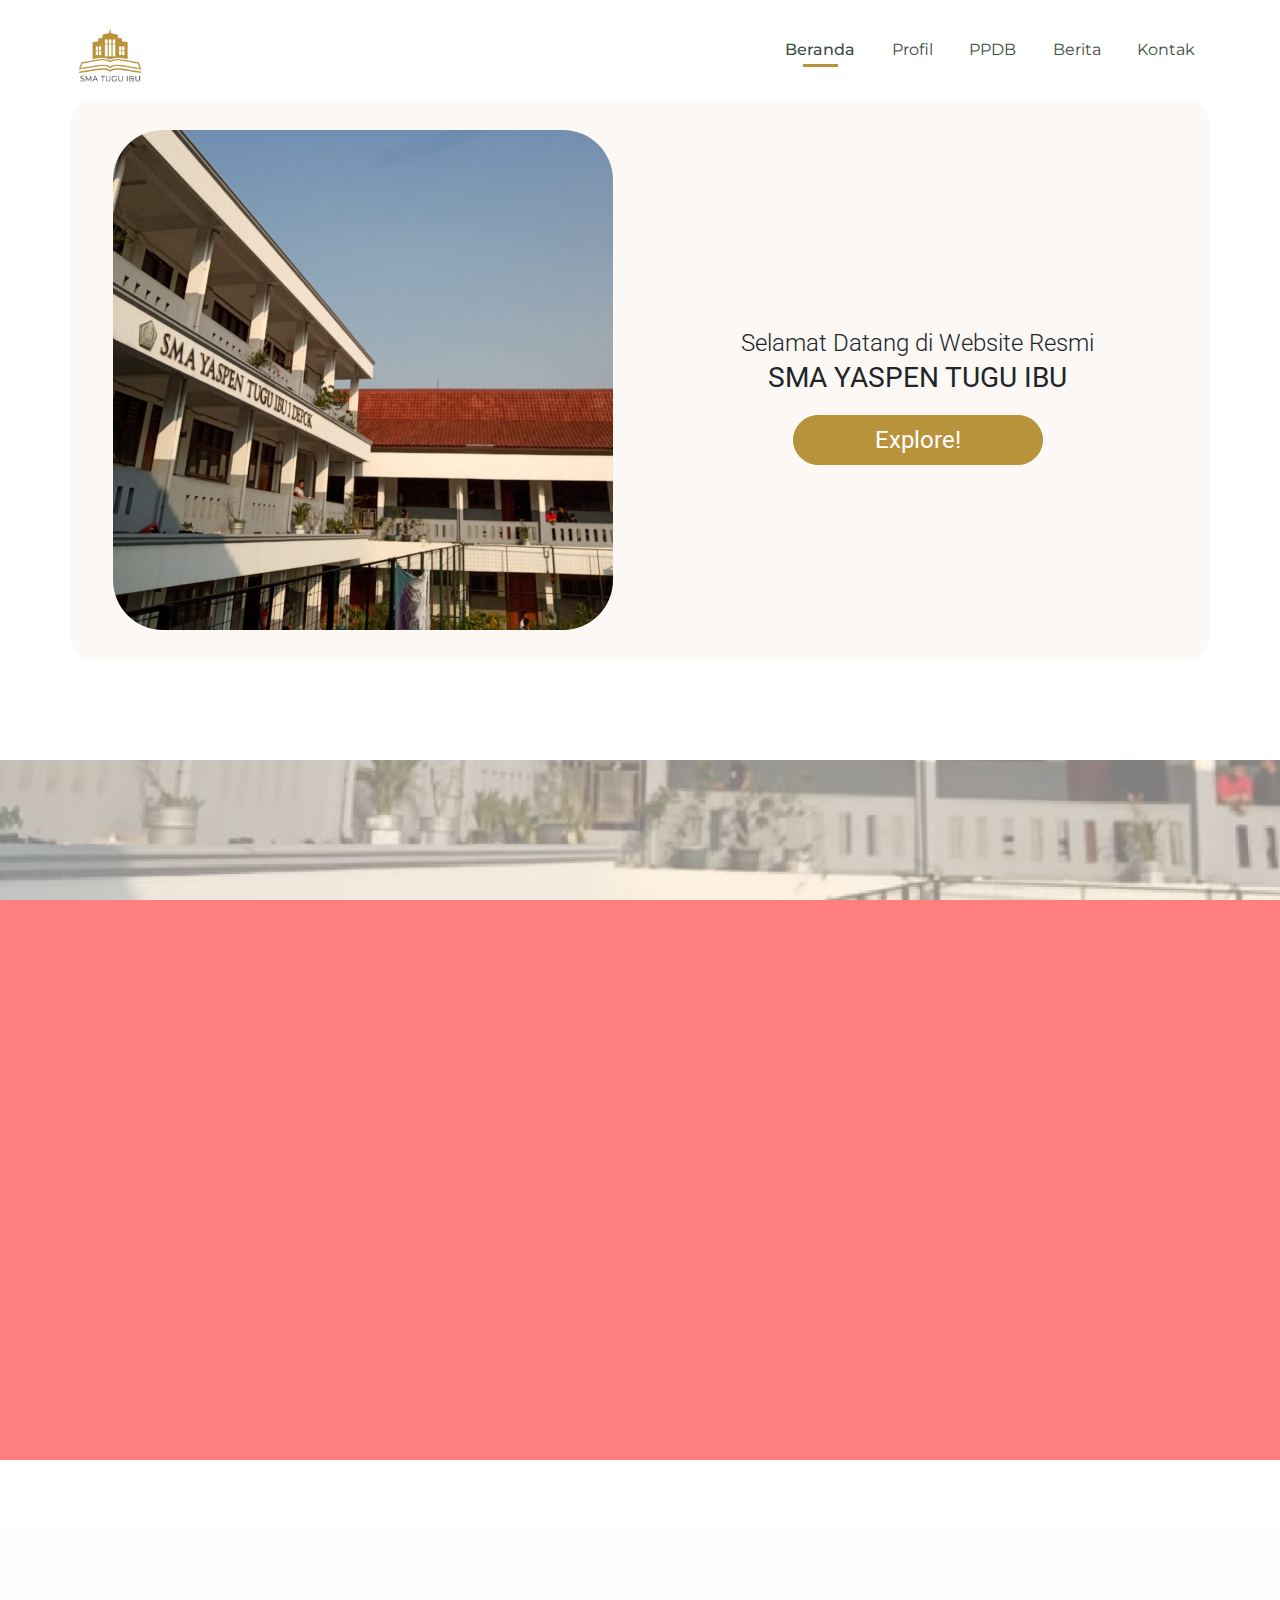
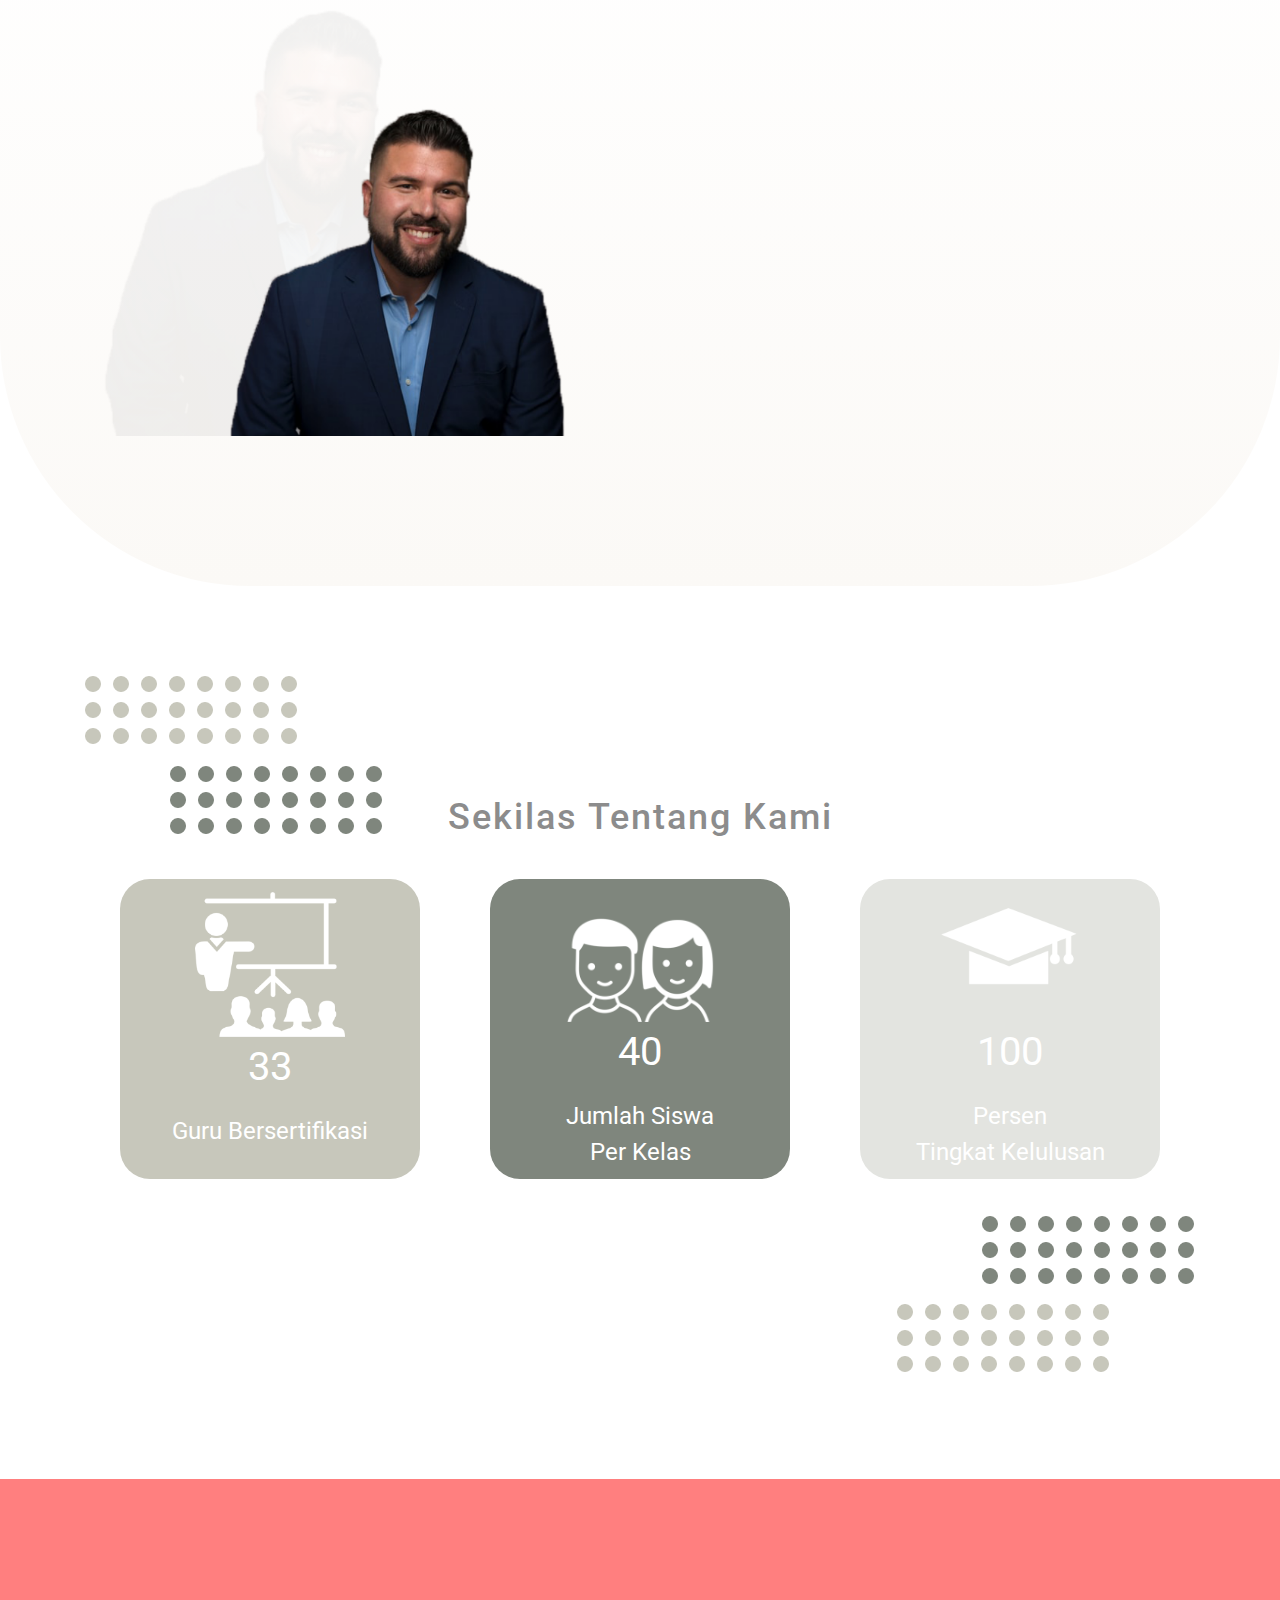
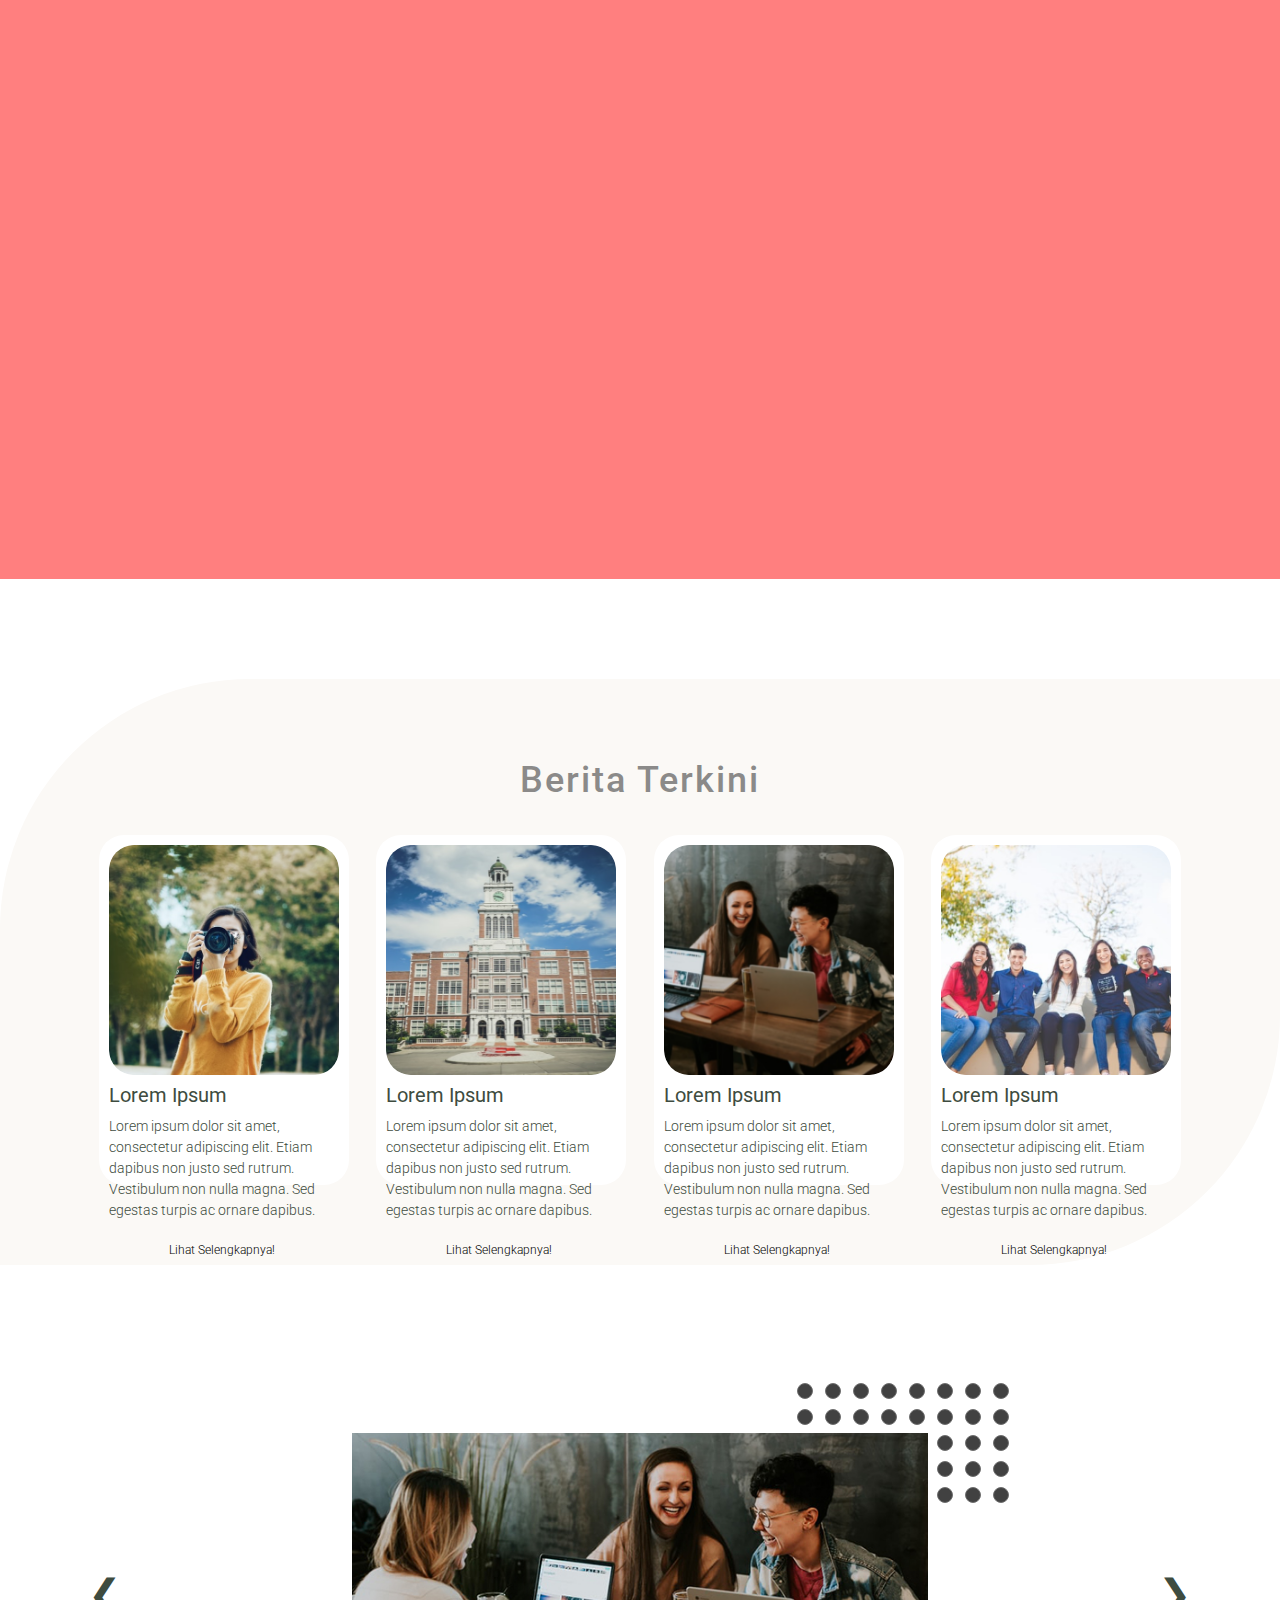
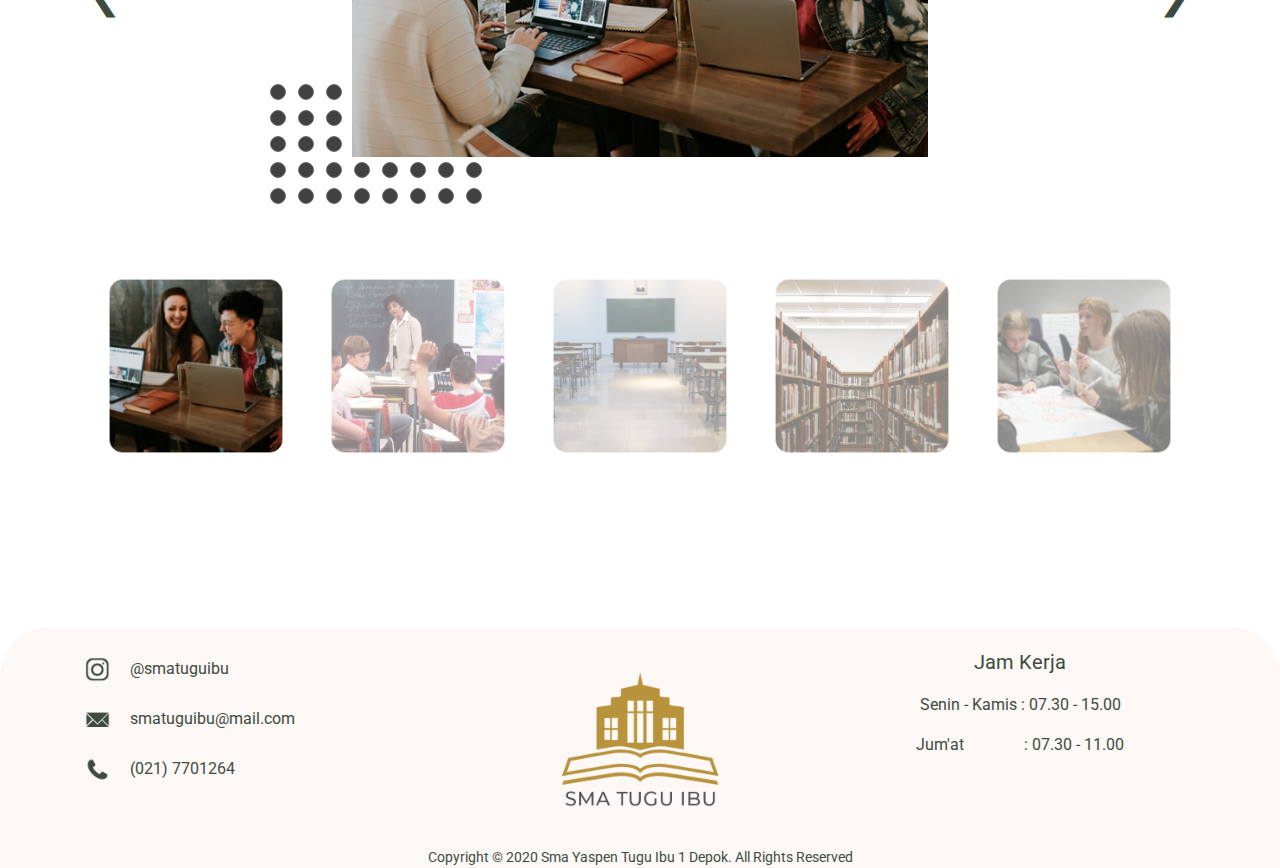
<file: index.html>
<!doctype html>
<html lang="en">

<head>
    <!-- Required meta tags -->
    <meta charset="utf-8">
    <meta name="viewport" content="width=device-width, initial-scale=1, shrink-to-fit=no">

    <!-- Bootstrap CSS -->
    <link rel="stylesheet" type="text/css" href="lib/bootstrap/css/bootstrap.css">
    <link rel="stylesheet" type="text/css" href="lib/bootstrap/css/bootstrap.min.css">

    <!-- Google Fonts -->
    <link
        href="https://fonts.googleapis.com/css2?family=Montserrat:ital,wght@0,100;0,400;0,500;0,600;0,700;1,300&display=swap"
        rel="stylesheet">
    <link href="https://fonts.googleapis.com/css2?family=Roboto:wght@100;300;400;500&display=swap" rel="stylesheet">
    <!-- CSS -->
    <link rel="stylesheet" type="text/css" href="lib/css/style.css">
    <link rel="stylesheet" href="lib/animatecss/animate.css">

    <title>SMA YASPEN TUGU IBU</title>
</head>

<body>

    <section id="navbar">
        <div class="container-fluid navbar">
            <div class="container nav">
                <div class="logo">
                    <a href="/smatugib"><img src="Assets/icon/tugib.png" alt="logo"></a>
                </div>
                <div class="links">
                    <ul>
                        <li><a class="link active" href="/smatugib">Beranda</a></li>
                        <li><a class="link" href="/smatugib/pages/profil.html">Profil</a></li>
                        <li><a class="link" href="/smatugib/pages/ppdb.html">PPDB</a></li>
                        <li><a class="link" href="/smatugib/pages/berita.html">Berita</a></li>
                        <li><a class="link" href="/smatugib/pages/kontak.html">Kontak</a></li>
                    </ul>
                </div>
                <div class="container sidebar">
                    <div class="hamburger">
                        <span class="line1"></span>
                        <span class="line2"></span>
                        <span class="line3"></span>
                    </div>
                    <div class="links">
                        <ul>
                            <li><a class="link active" href="/smatugib">Beranda</a></li>
                            <li><a class="link" href="/smatugib/pages/profil.html">Profil</a></li>
                            <li><a class="link" href="/smatugib/pages/ppdb.html">PPDB</a></li>
                            <li><a class="link" href="/smatugib/pages/berita.html">Berita</a></li>
                            <li><a class="link" href="/smatugib/pages/kontak.html">Kontak</a></li>
                        </ul>
                    </div>
                </div>
            </div>
        </div>
    </section>

    <section id="jumbotron">
        <div class="container jumbo">
            <div class="row">
                <div class="col-md-6 jumbo-left">
                    <img src="Assets/img/tugu_ibu.png" alt="" class="img-fluid">
                </div>
                <div class="col-md-6 jumbo-right">
                    <p>Selamat Datang di Website Resmi</p>
                    <p>SMA YASPEN TUGU IBU</p>
                    <button class="btn explore-btn" href="#welcome">Explore!</button>
                </div>
            </div>
        </div>
    </section>

    <section id="parallax1">
        <div class="parallax1">
        </div>
    </section>

    <section id="welcome">
        <div class="container welcome">
            <div class="row">
                <div class="col-md-6 welcome-left">
                    <img src="Assets/img/kepsek.png" alt="" class="img-fluid">
                </div>
                <div class="col-md-6 welcome-right">
                    <p>" Lorem ipsum dolor sit amet, consectetur adipiscing elit.
                        Vestibulum congue nunc ac ante egestas gravida.
                        Nullam vel sem purus. In hac habitasse platea dictumst.
                        Nunc non libero eu urna convallis efficitur. "
                    </p>
                    <p>Drs. T. Catursas. KJ</p>
                    <p>Kepala Sekolah SMA Yaspen Tugu Ibu 1 Depok</p>
                </div>
            </div>
        </div>
    </section>

    <section id="about">
        <div class="container about">
            <img src="Assets/icon/bullets5.png" class="bullets one img-fluid" alt="">
            <img src="Assets/icon/bullets4.png" class="bullets two img-fluid" alt="">
            <div class="title">
                <h1>Sekilas Tentang Kami</h1>
            </div>
            <div class="boxes">
                <div class="box one">
                    <img src="Assets/icon/guru.png" alt="">
                    <p class="number">33</p>
                    <p>Guru Bersertifikasi</p>
                </div>
                <div class="box two">
                    <img src="Assets/icon/siswa.png" alt="">
                    <p class="number">40</p>
                    <p>Jumlah Siswa <br> Per Kelas</p>
                </div>
                <div class="box three">
                    <img src="Assets/icon/kelulusan.png" alt="">
                    <p class="number">100</p>
                    <p>Persen<br>Tingkat Kelulusan</p>
                </div>
            </div>
            <img src="Assets/icon/bullets5.png" class="bullets three img-fluid" alt="">
            <img src="Assets/icon/bullets4.png" class="bullets four img-fluid" alt="">
        </div>
    </section>

    <section id="parallax2">
        <div class="parallax2">
        </div>
    </section>

    <section id="news">
        <h1>Berita Terkini</h1>
        <div class="container news_">
            <div class="news">
                <img src="Assets/img/thumbnail1.png" alt="">
                <p class="title">Lorem Ipsum</p>
                <p class="text">Lorem ipsum dolor sit
                    amet, consectetur
                    adipiscing elit. Etiam
                    dapibus non justo sed
                    rutrum. Vestibulum non
                    nulla magna. Sed egestas
                    turpis ac ornare dapibus.</p>
                <a href="/smatugib/pages/artikel.html" class="see-more">Lihat Selengkapnya!</a>
            </div>
            <div class="news">
                <img src="Assets/img/thumbnail2.png" alt="">
                <p class="title">Lorem Ipsum</p>
                <p class="text">Lorem ipsum dolor sit
                    amet, consectetur
                    adipiscing elit. Etiam
                    dapibus non justo sed
                    rutrum. Vestibulum non
                    nulla magna. Sed egestas
                    turpis ac ornare dapibus.</p>
                <a href="/smatugib/pages/artikel.html" class="see-more">Lihat Selengkapnya!</a>
            </div>
            <div class="news">
                <img src="Assets/img/thumbnail3.png" alt="">
                <p class="title">Lorem Ipsum</p>
                <p class="text">Lorem ipsum dolor sit
                    amet, consectetur
                    adipiscing elit. Etiam
                    dapibus non justo sed
                    rutrum. Vestibulum non
                    nulla magna. Sed egestas
                    turpis ac ornare dapibus.</p>
                <a href="/smatugib/pages/artikel.html" class="see-more">Lihat Selengkapnya!</a>
            </div>
            <div class="news">
                <img src="Assets/img/thumbnail4.png" alt="">
                <p class="title">Lorem Ipsum</p>
                <p class="text">Lorem ipsum dolor sit
                    amet, consectetur
                    adipiscing elit. Etiam
                    dapibus non justo sed
                    rutrum. Vestibulum non
                    nulla magna. Sed egestas
                    turpis ac ornare dapibus.</p>
                <a href="/smatugib/pages/artikel.html" class="see-more">Lihat Selengkapnya!</a>
            </div>
        </div>
    </section>

    <section id="slideshow">
        <div class="container slideshow">
            <img src="Assets/icon/bullets1.png" class="bullets one img-fluid" alt="">
            <div class="display">
                <a class="prev" onclick="plusSlides(-1)">&#10094;</a>
                <img src="Assets/img/slideshow/1.jpg" class="slides img-fluid" alt="">
                <img src="Assets/img/slideshow/2.jpg" class="slides img-fluid" alt="">
                <img src="Assets/img/slideshow/3.jpg" class="slides img-fluid" alt="">
                <img src="Assets/img/slideshow/4.jpg" class="slides img-fluid" alt="">
                <img src="Assets/img/slideshow/5.jpg" class="slides img-fluid" alt="">
                <a class="next" onclick="plusSlides(1)">&#10095;</a>
            </div>
            <img src="Assets/icon/bullets1.png" class="bullets two img-fluid" alt="">
            <div class="thumbnails">
                <div class="thumb" onclick="currentSlide(1)">
                    <img src="Assets/img/slideshow/thumbnail1.png" class="img-fluid" alt="">
                </div>
                <div class="thumb" onclick="currentSlide(2)">
                    <img src="Assets/img/slideshow/thumbnail2.png" class="img-fluid" alt="">
                </div>
                <div class="thumb" onclick="currentSlide(3)">
                    <img src="Assets/img/slideshow/thumbnail3.png" class="img-fluid" alt="">
                </div>
                <div class="thumb" onclick="currentSlide(4)">
                    <img src="Assets/img/slideshow/thumbnail4.png" class="img-fluid" alt="">
                </div>
                <div class="thumb" onclick="currentSlide(5)">
                    <img src="Assets/img/slideshow/thumbnail5.png" class="img-fluid" alt="">
                </div>
            </div>
        </div>
    </section>

    <section id="footer">
        <div class="container footer">
            <div class="row">
                <div class="col-md one">
                    <div class="ig">
                        <img src="Assets/icon/instagram.png" alt="">
                        <p>@smatuguibu</p>
                    </div>
                    <div class="email">
                        <img src="Assets/icon/email.png" alt="">
                        <p>smatuguibu@mail.com</p>
                    </div>
                    <div class="phone">
                        <img src="Assets/icon/phone.png" alt="">
                        <p>(021) 7701264</p>
                    </div>
                </div>
                <div class="col-md two">
                    <img src="Assets/icon/tugib.png" alt="">
                </div>
                <div class="col-md three">
                    <p>Jam Kerja</p>
                    <p>Senin - Kamis : 07.30 - 15.00</p>
                    <p>Jum'at &nbsp &nbsp &nbsp &nbsp &nbsp &nbsp &nbsp : 07.30 - 11.00</p>
                </div>
            </div>
            <p class="copyright">Copyright © 2020 Sma Yaspen Tugu Ibu 1 Depok. All Rights Reserved</p>
        </div>
    </section>

    <!-- jQuery first, then Popper.js, then Bootstrap JS -->
    <script src=" lib/bootstrap/js/jquery.js"> </script>
    <script src="lib/bootstrap/js/popper.js">
    </script>
    <script src="lib/bootstrap/js/bootstrap.js"></script>
    <!--  -->

    <!-- Optional JavaScript -->
    <script src="lib/wowjs/wow.min.js"></script>
    <script src="lib/jqueryeasing/jquery.easing.1.3.js"></script>
    <script src="lib/js/script.js"></script>

</body>

</html>
</file>
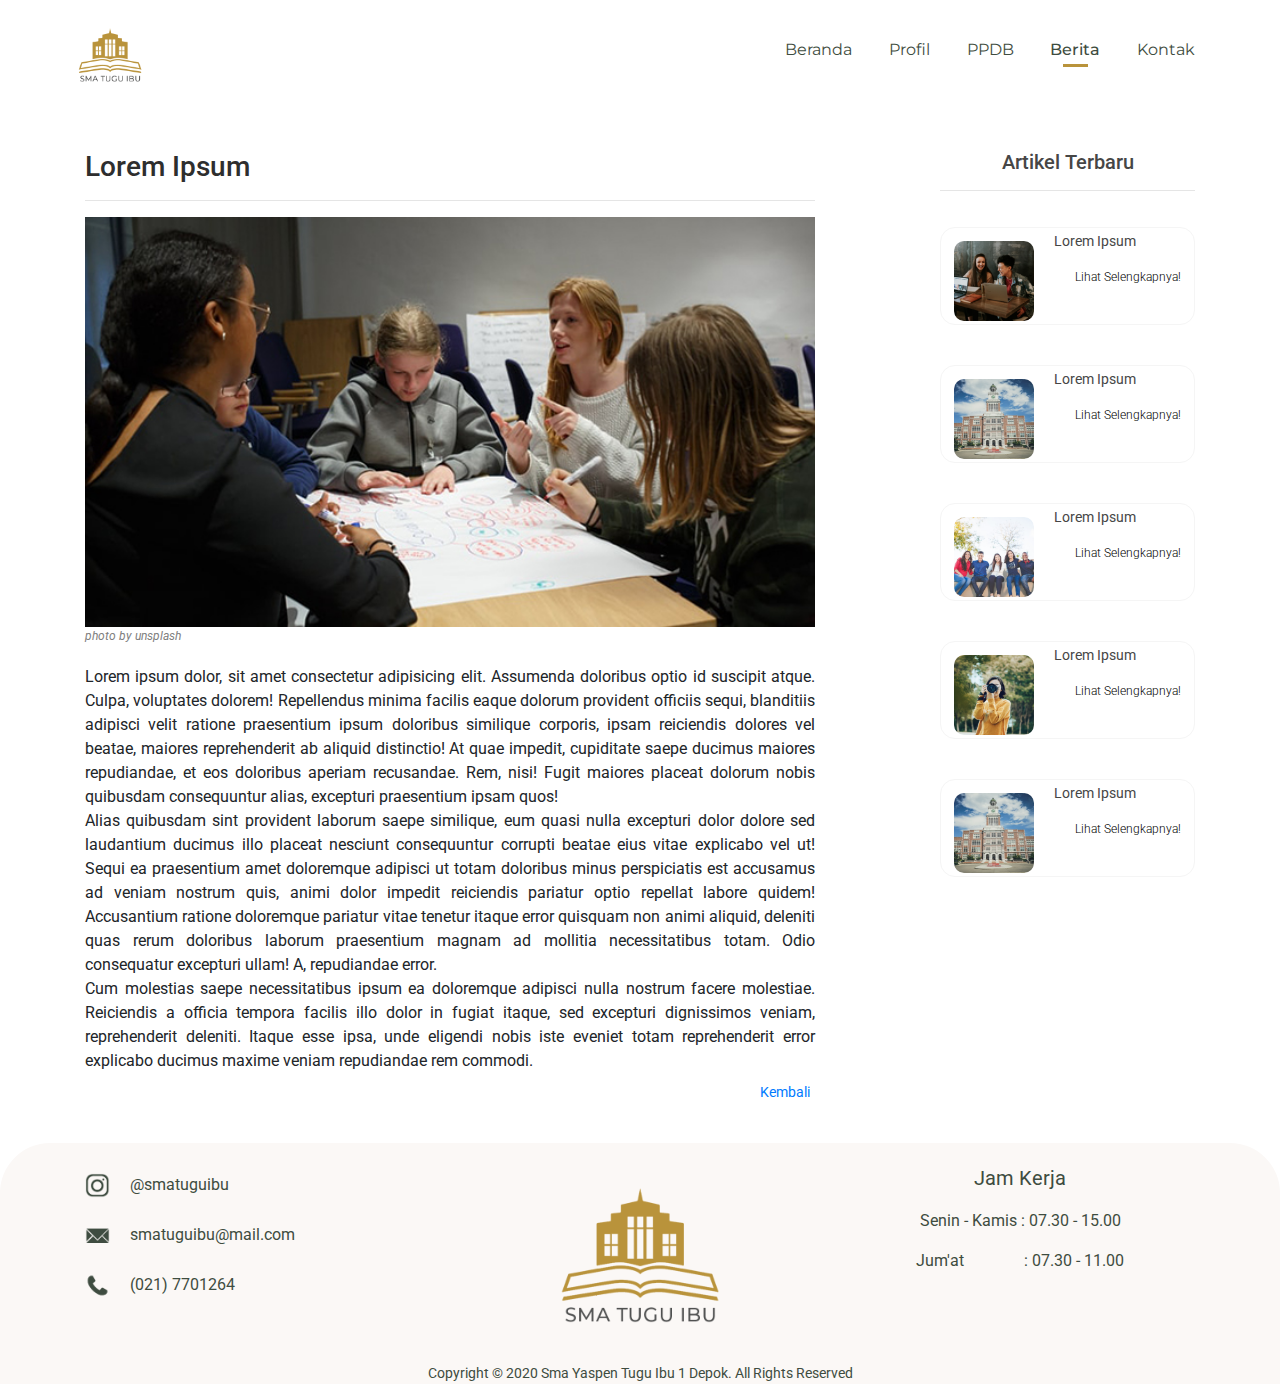
<file: Pages/artikel.html>
<!doctype html>
<html lang="en">

<head>
    <!-- Required meta tags -->
    <meta charset="utf-8">
    <meta name="viewport" content="width=device-width, initial-scale=1, shrink-to-fit=no">

    <!-- Bootstrap CSS -->
    <link rel="stylesheet" type="text/css" href="../lib/bootstrap/css/bootstrap.css">
    <link rel="stylesheet" type="text/css" href="../lib/bootstrap/css/bootstrap.min.css">

    <!-- Google Fonts -->
    <link
        href="https://fonts.googleapis.com/css2?family=Montserrat:ital,wght@0,100;0,400;0,500;0,600;0,700;1,300&display=swap"
        rel="stylesheet">
    <link href="https://fonts.googleapis.com/css2?family=Roboto:wght@100;300;400;500&display=swap" rel="stylesheet">
    <!-- CSS -->
    <link rel="stylesheet" type="text/css" href="../lib/css/style_artikel.css">
    <link rel="stylesheet" href="../lib/animatecss/animate.css">

    <title>Artikel - SMA YASPEN TUGU IBU</title>
</head>

<body>

    <section id="navbar">
        <div class="container-fluid navbar">
            <div class="container nav">
                <div class="logo">
                    <a href="/smatugib"><img src="../Assets/icon/tugib.png" alt="logo"></a>
                </div>
                <div class="links">
                    <ul>
                        <li><a class="link" href="/smatugib">Beranda</a></li>
                        <li><a class="link" href="/smatugib/pages/profil.html">Profil</a></li>
                        <li><a class="link" href="/smatugib/pages/ppdb.html">PPDB</a></li>
                        <li><a class="link active" href="/smatugib/pages/berita.html">Berita</a></li>
                        <li><a class="link" href="/smatugib/pages/kontak.html">Kontak</a></li>
                    </ul>
                </div>
                <div class="container sidebar">
                    <div class="hamburger">
                        <span class="line1"></span>
                        <span class="line2"></span>
                        <span class="line3"></span>
                    </div>
                    <div class="links">
                        <ul>
                            <li><a class="link" href="/smatugib">Beranda</a></li>
                            <li><a class="link" href="/smatugib/pages/profil.html">Profil</a></li>
                            <li><a class="link" href="/smatugib/pages/ppdb.html">PPDB</a></li>
                            <li><a class="link active" href="/smatugib/pages/berita.html">Berita</a></li>
                            <li><a class="link" href="/smatugib/pages/kontak.html">Kontak</a></li>
                        </ul>
                    </div>
                </div>
            </div>
        </div>
    </section>

    <section id="article">
        <div class="container">
            <div class="row">
                <div class="col-md-8 main">
                    <h3 class="title">Lorem Ipsum</h3>
                    <hr>
                    <img src="../Assets/img/slideshow/5.jpg" class="photo">
                    <p class="caption">photo by unsplash</p>
                    <p class="content">Lorem ipsum dolor, sit amet consectetur adipisicing elit. Assumenda doloribus
                        optio id suscipit
                        atque.
                        Culpa, voluptates dolorem! Repellendus minima facilis eaque dolorum provident officiis sequi,
                        blanditiis
                        adipisci velit ratione praesentium ipsum doloribus similique corporis, ipsam reiciendis dolores
                        vel
                        beatae, maiores reprehenderit ab aliquid distinctio! At quae impedit, cupiditate saepe ducimus
                        maiores
                        repudiandae, et eos doloribus aperiam recusandae. Rem, nisi! Fugit maiores placeat dolorum nobis
                        quibusdam consequuntur alias, excepturi praesentium ipsam quos!
                        <br>
                        Alias quibusdam sint provident
                        laborum
                        saepe similique, eum quasi nulla excepturi dolor dolore sed laudantium ducimus illo placeat
                        nesciunt
                        consequuntur corrupti beatae eius vitae explicabo vel ut! Sequi ea praesentium amet doloremque
                        adipisci
                        ut totam doloribus minus perspiciatis est accusamus ad veniam nostrum quis, animi dolor impedit
                        reiciendis pariatur optio repellat labore quidem! Accusantium ratione doloremque pariatur vitae
                        tenetur
                        itaque error quisquam non animi aliquid, deleniti quas rerum doloribus laborum praesentium
                        magnam ad
                        mollitia necessitatibus totam. Odio consequatur excepturi ullam! A, repudiandae error.
                        <br>Cum molestias
                        saepe necessitatibus ipsum ea doloremque adipisci nulla nostrum facere molestiae. Reiciendis a
                        officia
                        tempora facilis illo dolor in fugiat itaque, sed excepturi dignissimos veniam, reprehenderit
                        deleniti.
                        Itaque esse ipsa, unde eligendi nobis iste eveniet totam reprehenderit error explicabo ducimus
                        maxime
                        veniam repudiandae rem commodi.
                    </p>
                    <a href="/smatugib/pages/berita.php" class="back-btn">Kembali</a>
                </div>
                <div class="col-md"></div>
                <div class="col-md-3 side">
                    <h5>Artikel Terbaru</h5>
                    <hr>
                    <div class="news">
                        <div class="thumbnail">
                            <img src="../Assets/img/thumbnail3.png" alt="" class="thumbnail-image">
                            <p class="thumbnail-title">Lorem Ipsum</p>
                            <a href="/smatugib/pages/artikel.php" class="see-more">Lihat Selengkapnya!</a>
                        </div>
                        <div class="thumbnail">
                            <img src="../Assets/img/thumbnail2.png" alt="" class="thumbnail-image">
                            <p class="thumbnail-title">Lorem Ipsum</p>
                            <a href="/smatugib/pages/artikel.php" class="see-more">Lihat Selengkapnya!</a>
                        </div>
                        <div class="thumbnail">
                            <img src="../Assets/img/thumbnail4.png" alt="" class="thumbnail-image">
                            <p class="thumbnail-title">Lorem Ipsum</p>
                            <a href="/smatugib/pages/artikel.php" class="see-more">Lihat Selengkapnya!</a>
                        </div>
                        <div class="thumbnail">
                            <img src="../Assets/img/thumbnail1.png" alt="" class="thumbnail-image">
                            <p class="thumbnail-title">Lorem Ipsum</p>
                            <a href="/smatugib/pages/artikel.php" class="see-more">Lihat Selengkapnya!</a>
                        </div>
                        <div class="thumbnail">
                            <img src="../Assets/img/thumbnail2.png" alt="" class="thumbnail-image">
                            <p class="thumbnail-title">Lorem Ipsum</p>
                            <a href="/smatugib/pages/artikel.php" class="see-more">Lihat Selengkapnya!</a>
                        </div>
                    </div>
                </div>
            </div>

        </div>
    </section>
    <section id="footer">
        <div class="container footer">
            <div class="row">
                <div class="col-md one">
                    <div class="ig">
                        <img src="../Assets/icon/instagram.png" alt="">
                        <p>@smatuguibu</p>
                    </div>
                    <div class="email">
                        <img src="../Assets/icon/email.png" alt="">
                        <p>smatuguibu@mail.com</p>
                    </div>
                    <div class="phone">
                        <img src="../Assets/icon/phone.png" alt="">
                        <p>(021) 7701264</p>
                    </div>
                </div>
                <div class="col-md two">
                    <img src="../Assets/icon/tugib.png" alt="">
                </div>
                <div class="col-md three">
                    <p>Jam Kerja</p>
                    <p>Senin - Kamis : 07.30 - 15.00</p>
                    <p>Jum'at &nbsp &nbsp &nbsp &nbsp &nbsp &nbsp &nbsp : 07.30 - 11.00</p>
                </div>
            </div>
            <p class="copyright">Copyright © 2020 Sma Yaspen Tugu Ibu 1 Depok. All Rights Reserved</p>
        </div>
    </section>

    <!-- jQuery first, then Popper.js, then Bootstrap JS -->
    <script src="../lib/bootstrap/js/jquery.js"> </script>
    <script src="../lib/bootstrap/js/popper.js">
    </script>
    <script src="../lib/bootstrap/js/bootstrap.js"></script>
    <!--  -->

    <!-- Optional JavaScript -->
    <script src="../lib/wowjs/wow.min.js"></script>
    <script src="../lib/jqueryeasing/jquery.easing.1.3.js"></script>
    <script src="../lib/js/script_artikel.js"></script>

</body>

</html>
</file>
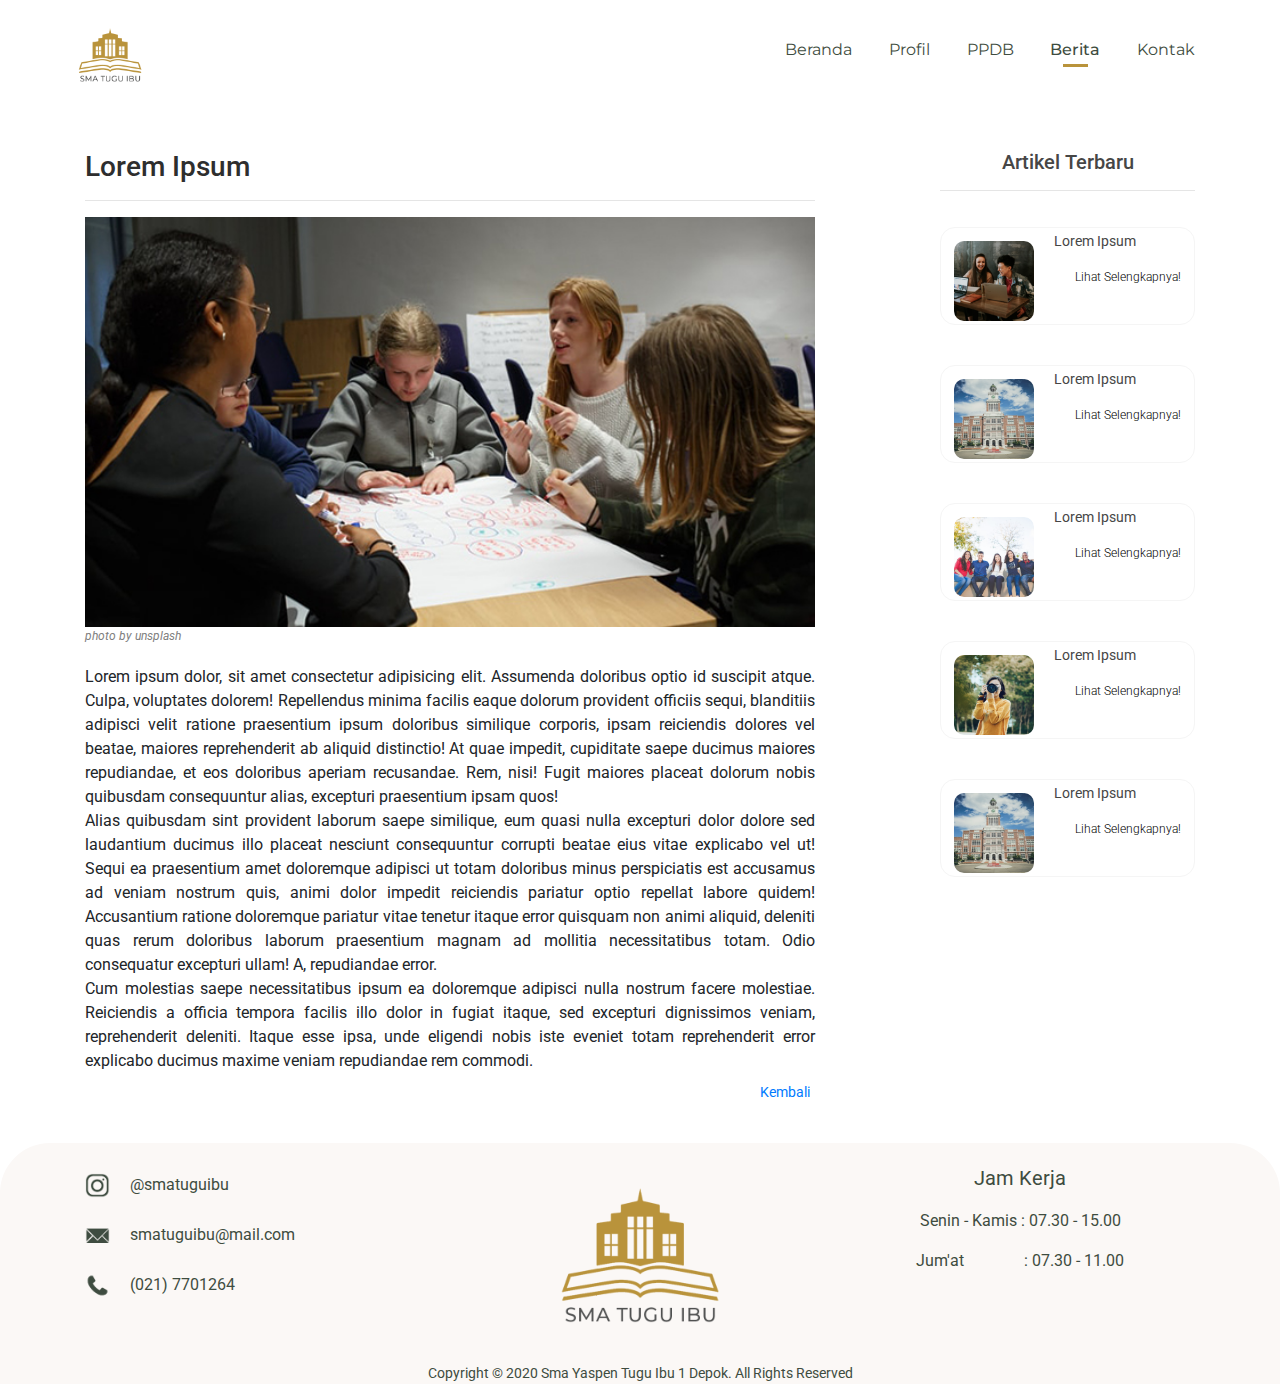
<file: pages/artikel.html>
<!doctype html>
<html lang="en">

<head>
    <!-- Required meta tags -->
    <meta charset="utf-8">
    <meta name="viewport" content="width=device-width, initial-scale=1, shrink-to-fit=no">

    <!-- Bootstrap CSS -->
    <link rel="stylesheet" type="text/css" href="../lib/bootstrap/css/bootstrap.css">
    <link rel="stylesheet" type="text/css" href="../lib/bootstrap/css/bootstrap.min.css">

    <!-- Google Fonts -->
    <link
        href="https://fonts.googleapis.com/css2?family=Montserrat:ital,wght@0,100;0,400;0,500;0,600;0,700;1,300&display=swap"
        rel="stylesheet">
    <link href="https://fonts.googleapis.com/css2?family=Roboto:wght@100;300;400;500&display=swap" rel="stylesheet">
    <!-- CSS -->
    <link rel="stylesheet" type="text/css" href="../lib/css/style_artikel.css">
    <link rel="stylesheet" href="../lib/animatecss/animate.css">

    <title>Artikel - SMA YASPEN TUGU IBU</title>
</head>

<body>

    <section id="navbar">
        <div class="container-fluid navbar">
            <div class="container nav">
                <div class="logo">
                    <a href="/smatugib"><img src="../Assets/icon/tugib.png" alt="logo"></a>
                </div>
                <div class="links">
                    <ul>
                        <li><a class="link" href="/smatugib">Beranda</a></li>
                        <li><a class="link" href="/smatugib/pages/profil.html">Profil</a></li>
                        <li><a class="link" href="/smatugib/pages/ppdb.html">PPDB</a></li>
                        <li><a class="link active" href="/smatugib/pages/berita.html">Berita</a></li>
                        <li><a class="link" href="/smatugib/pages/kontak.html">Kontak</a></li>
                    </ul>
                </div>
                <div class="container sidebar">
                    <div class="hamburger">
                        <span class="line1"></span>
                        <span class="line2"></span>
                        <span class="line3"></span>
                    </div>
                    <div class="links">
                        <ul>
                            <li><a class="link" href="/smatugib">Beranda</a></li>
                            <li><a class="link" href="/smatugib/pages/profil.html">Profil</a></li>
                            <li><a class="link" href="/smatugib/pages/ppdb.html">PPDB</a></li>
                            <li><a class="link active" href="/smatugib/pages/berita.html">Berita</a></li>
                            <li><a class="link" href="/smatugib/pages/kontak.html">Kontak</a></li>
                        </ul>
                    </div>
                </div>
            </div>
        </div>
    </section>

    <section id="article">
        <div class="container">
            <div class="row">
                <div class="col-md-8 main">
                    <h3 class="title">Lorem Ipsum</h3>
                    <hr>
                    <img src="../Assets/img/slideshow/5.jpg" class="photo">
                    <p class="caption">photo by unsplash</p>
                    <p class="content">Lorem ipsum dolor, sit amet consectetur adipisicing elit. Assumenda doloribus
                        optio id suscipit
                        atque.
                        Culpa, voluptates dolorem! Repellendus minima facilis eaque dolorum provident officiis sequi,
                        blanditiis
                        adipisci velit ratione praesentium ipsum doloribus similique corporis, ipsam reiciendis dolores
                        vel
                        beatae, maiores reprehenderit ab aliquid distinctio! At quae impedit, cupiditate saepe ducimus
                        maiores
                        repudiandae, et eos doloribus aperiam recusandae. Rem, nisi! Fugit maiores placeat dolorum nobis
                        quibusdam consequuntur alias, excepturi praesentium ipsam quos!
                        <br>
                        Alias quibusdam sint provident
                        laborum
                        saepe similique, eum quasi nulla excepturi dolor dolore sed laudantium ducimus illo placeat
                        nesciunt
                        consequuntur corrupti beatae eius vitae explicabo vel ut! Sequi ea praesentium amet doloremque
                        adipisci
                        ut totam doloribus minus perspiciatis est accusamus ad veniam nostrum quis, animi dolor impedit
                        reiciendis pariatur optio repellat labore quidem! Accusantium ratione doloremque pariatur vitae
                        tenetur
                        itaque error quisquam non animi aliquid, deleniti quas rerum doloribus laborum praesentium
                        magnam ad
                        mollitia necessitatibus totam. Odio consequatur excepturi ullam! A, repudiandae error.
                        <br>Cum molestias
                        saepe necessitatibus ipsum ea doloremque adipisci nulla nostrum facere molestiae. Reiciendis a
                        officia
                        tempora facilis illo dolor in fugiat itaque, sed excepturi dignissimos veniam, reprehenderit
                        deleniti.
                        Itaque esse ipsa, unde eligendi nobis iste eveniet totam reprehenderit error explicabo ducimus
                        maxime
                        veniam repudiandae rem commodi.
                    </p>
                    <a href="/smatugib/pages/berita.html" class="back-btn">Kembali</a>
                </div>
                <div class="col-md"></div>
                <div class="col-md-3 side">
                    <h5>Artikel Terbaru</h5>
                    <hr>
                    <div class="news">
                        <div class="thumbnail">
                            <img src="../Assets/img/thumbnail3.png" alt="" class="thumbnail-image">
                            <p class="thumbnail-title">Lorem Ipsum</p>
                            <a href="/smatugib/pages/artikel.html" class="see-more">Lihat Selengkapnya!</a>
                        </div>
                        <div class="thumbnail">
                            <img src="../Assets/img/thumbnail2.png" alt="" class="thumbnail-image">
                            <p class="thumbnail-title">Lorem Ipsum</p>
                            <a href="/smatugib/pages/artikel.html" class="see-more">Lihat Selengkapnya!</a>
                        </div>
                        <div class="thumbnail">
                            <img src="../Assets/img/thumbnail4.png" alt="" class="thumbnail-image">
                            <p class="thumbnail-title">Lorem Ipsum</p>
                            <a href="/smatugib/pages/artikel.html" class="see-more">Lihat Selengkapnya!</a>
                        </div>
                        <div class="thumbnail">
                            <img src="../Assets/img/thumbnail1.png" alt="" class="thumbnail-image">
                            <p class="thumbnail-title">Lorem Ipsum</p>
                            <a href="/smatugib/pages/artikel.html" class="see-more">Lihat Selengkapnya!</a>
                        </div>
                        <div class="thumbnail">
                            <img src="../Assets/img/thumbnail2.png" alt="" class="thumbnail-image">
                            <p class="thumbnail-title">Lorem Ipsum</p>
                            <a href="/smatugib/pages/artikel.html" class="see-more">Lihat Selengkapnya!</a>
                        </div>
                    </div>
                </div>
            </div>

        </div>
    </section>
    <section id="footer">
        <div class="container footer">
            <div class="row">
                <div class="col-md one">
                    <div class="ig">
                        <img src="../Assets/icon/instagram.png" alt="">
                        <p>@smatuguibu</p>
                    </div>
                    <div class="email">
                        <img src="../Assets/icon/email.png" alt="">
                        <p>smatuguibu@mail.com</p>
                    </div>
                    <div class="phone">
                        <img src="../Assets/icon/phone.png" alt="">
                        <p>(021) 7701264</p>
                    </div>
                </div>
                <div class="col-md two">
                    <img src="../Assets/icon/tugib.png" alt="">
                </div>
                <div class="col-md three">
                    <p>Jam Kerja</p>
                    <p>Senin - Kamis : 07.30 - 15.00</p>
                    <p>Jum'at &nbsp &nbsp &nbsp &nbsp &nbsp &nbsp &nbsp : 07.30 - 11.00</p>
                </div>
            </div>
            <p class="copyright">Copyright © 2020 Sma Yaspen Tugu Ibu 1 Depok. All Rights Reserved</p>
        </div>
    </section>

    <!-- jQuery first, then Popper.js, then Bootstrap JS -->
    <script src="../lib/bootstrap/js/jquery.js"> </script>
    <script src="../lib/bootstrap/js/popper.js">
    </script>
    <script src="../lib/bootstrap/js/bootstrap.js"></script>
    <!--  -->

    <!-- Optional JavaScript -->
    <script src="../lib/wowjs/wow.min.js"></script>
    <script src="../lib/jqueryeasing/jquery.easing.1.3.js"></script>
    <script src="../lib/js/script_artikel.js"></script>

</body>

</html>
</file>
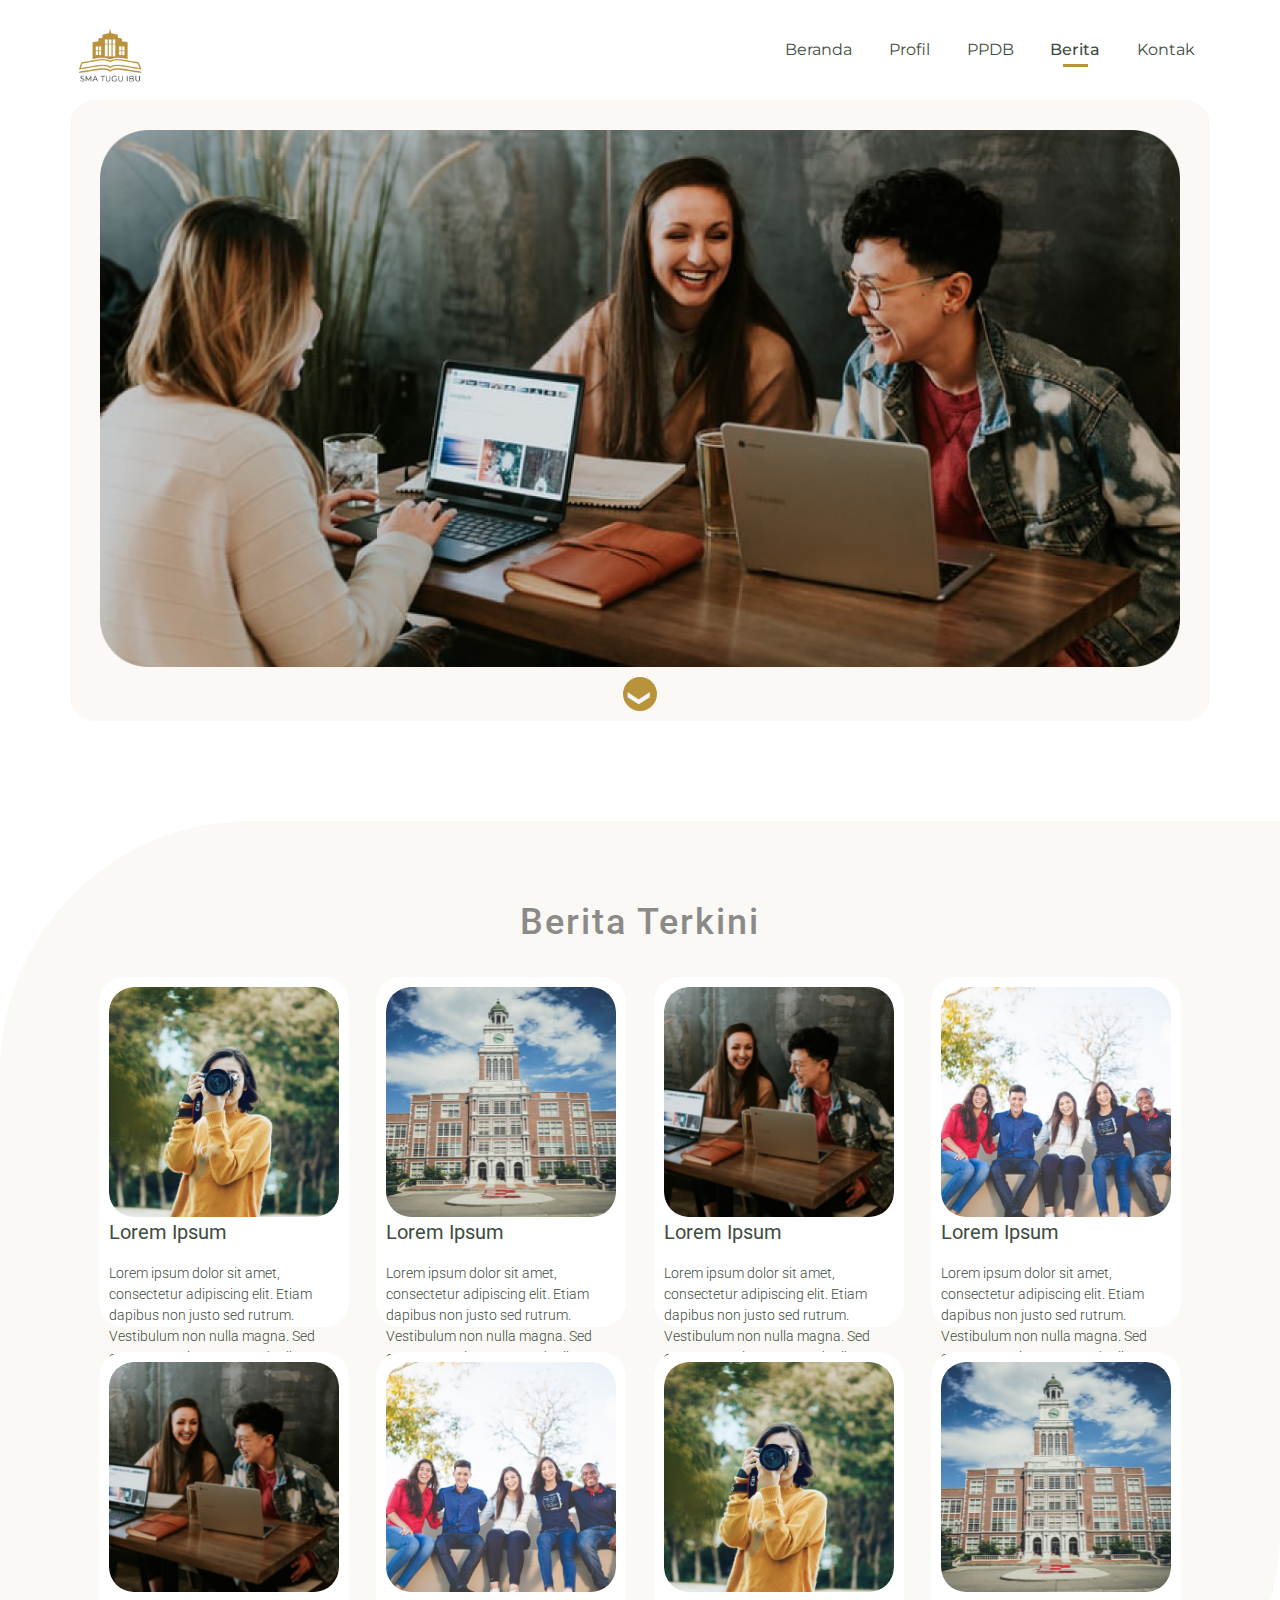
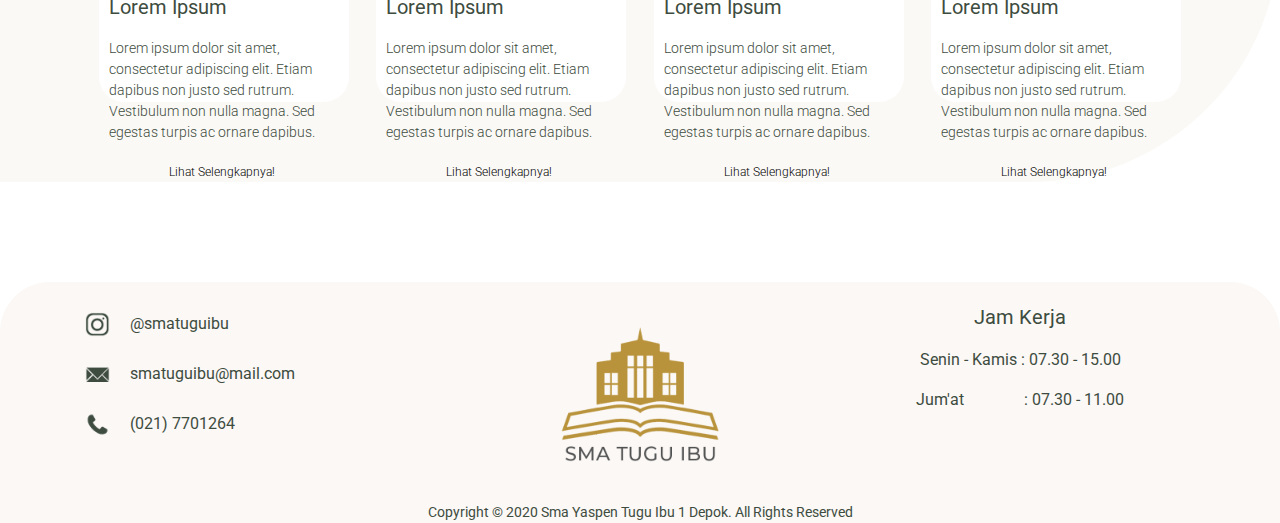
<file: Pages/berita.html>
<!doctype html>
<html lang="en">

<head>
    <!-- Required meta tags -->
    <meta charset="utf-8">
    <meta name="viewport" content="width=device-width, initial-scale=1, shrink-to-fit=no">

    <!-- Bootstrap CSS -->
    <link rel="stylesheet" type="text/css" href="../lib/bootstrap/css/bootstrap.css">
    <link rel="stylesheet" type="text/css" href="../lib/bootstrap/css/bootstrap.min.css">

    <!-- Google Fonts -->
    <link
        href="https://fonts.googleapis.com/css2?family=Montserrat:ital,wght@0,100;0,400;0,500;0,600;0,700;1,300&display=swap"
        rel="stylesheet">
    <link href="https://fonts.googleapis.com/css2?family=Roboto:wght@100;300;400;500&display=swap" rel="stylesheet">
    <!-- CSS -->
    <link rel="stylesheet" type="text/css" href="../lib/css/style_berita.css">
    <link rel="stylesheet" href="../lib/animatecss/animate.css">

    <title>Berita - SMA YASPEN TUGU IBU</title>
</head>

<body>

    <section id="navbar">
        <div class="container-fluid navbar">
            <div class="container nav">
                <div class="logo">
                    <a href="/smatugib"><img src="../Assets/icon/tugib.png" alt="logo"></a>
                </div>
                <div class="links">
                    <ul>
                        <li><a class="link" href="/smatugib">Beranda</a></li>
                        <li><a class="link" href="/smatugib/pages/profil.html">Profil</a></li>
                        <li><a class="link" href="/smatugib/pages/ppdb.html">PPDB</a></li>
                        <li><a class="link active" href="/smatugib/pages/berita.html">Berita</a></li>
                        <li><a class="link" href="/smatugib/pages/kontak.html">Kontak</a></li>
                    </ul>
                </div>
                <div class="container sidebar">
                    <div class="hamburger">
                        <span class="line1"></span>
                        <span class="line2"></span>
                        <span class="line3"></span>
                    </div>
                    <div class="links">
                        <ul>
                            <li><a class="link" href="/smatugib">Beranda</a></li>
                            <li><a class="link" href="/smatugib/pages/profil.html">Profil</a></li>
                            <li><a class="link" href="/smatugib/pages/ppdb.html">PPDB</a></li>
                            <li><a class="link active" href="/smatugib/pages/berita.html">Berita</a></li>
                            <li><a class="link" href="/smatugib/pages/kontak.html">Kontak</a></li>
                        </ul>
                    </div>
                </div>
            </div>
        </div>
    </section>

    <section id="jumbotron">
        <div class="container jumbo">
            <img src="../Assets/bg/berita_jumbo.png" alt="" class="img-fluid">
            <a class="btn-scroll" href="#news">
                <span>
                    &#10095;
                </span>
            </a>
        </div>
    </section>

    <section id="news">
        <h1>Berita Terkini</h1>
        <div class="container news_">
            <div class="news">
                <img src="../Assets/img/thumbnail1.png" alt="">
                <p class="title">Lorem Ipsum</p>
                <p class="text">Lorem ipsum dolor sit
                    amet, consectetur
                    adipiscing elit. Etiam
                    dapibus non justo sed
                    rutrum. Vestibulum non
                    nulla magna. Sed egestas
                    turpis ac ornare dapibus.</p>
                <a href="/smatugib/pages/artikel.php" class="see-more">Lihat Selengkapnya!</a>
            </div>
            <div class="news">
                <img src="../Assets/img/thumbnail2.png" alt="">
                <p class="title">Lorem Ipsum</p>
                <p class="text">Lorem ipsum dolor sit
                    amet, consectetur
                    adipiscing elit. Etiam
                    dapibus non justo sed
                    rutrum. Vestibulum non
                    nulla magna. Sed egestas
                    turpis ac ornare dapibus.</p>
                <a href="/smatugib/pages/artikel.php" class="see-more">Lihat Selengkapnya!</a>
            </div>
            <div class="news">
                <img src="../Assets/img/thumbnail3.png" alt="">
                <p class="title">Lorem Ipsum</p>
                <p class="text">Lorem ipsum dolor sit
                    amet, consectetur
                    adipiscing elit. Etiam
                    dapibus non justo sed
                    rutrum. Vestibulum non
                    nulla magna. Sed egestas
                    turpis ac ornare dapibus.</p>
                <a href="/smatugib/pages/artikel.php" class="see-more">Lihat Selengkapnya!</a>
            </div>
            <div class="news">
                <img src="../Assets/img/thumbnail4.png" alt="">
                <p class="title">Lorem Ipsum</p>
                <p class="text">Lorem ipsum dolor sit
                    amet, consectetur
                    adipiscing elit. Etiam
                    dapibus non justo sed
                    rutrum. Vestibulum non
                    nulla magna. Sed egestas
                    turpis ac ornare dapibus.</p>
                <a href="/smatugib/pages/artikel.php" class="see-more">Lihat Selengkapnya!</a>
            </div>
            <div class="news">
                <img src="../Assets/img/thumbnail3.png" alt="">
                <p class="title">Lorem Ipsum</p>
                <p class="text">Lorem ipsum dolor sit
                    amet, consectetur
                    adipiscing elit. Etiam
                    dapibus non justo sed
                    rutrum. Vestibulum non
                    nulla magna. Sed egestas
                    turpis ac ornare dapibus.</p>
                <a href="/smatugib/pages/artikel.php" class="see-more">Lihat Selengkapnya!</a>
            </div>
            <div class="news">
                <img src="../Assets/img/thumbnail4.png" alt="">
                <p class="title">Lorem Ipsum</p>
                <p class="text">Lorem ipsum dolor sit
                    amet, consectetur
                    adipiscing elit. Etiam
                    dapibus non justo sed
                    rutrum. Vestibulum non
                    nulla magna. Sed egestas
                    turpis ac ornare dapibus.</p>
                <a href="/smatugib/pages/artikel.php" class="see-more">Lihat Selengkapnya!</a>
            </div>
            <div class="news">
                <img src="../Assets/img/thumbnail1.png" alt="">
                <p class="title">Lorem Ipsum</p>
                <p class="text">Lorem ipsum dolor sit
                    amet, consectetur
                    adipiscing elit. Etiam
                    dapibus non justo sed
                    rutrum. Vestibulum non
                    nulla magna. Sed egestas
                    turpis ac ornare dapibus.</p>
                <a href="/smatugib/pages/artikel.php" class="see-more">Lihat Selengkapnya!</a>
            </div>
            <div class="news">
                <img src="../Assets/img/thumbnail2.png" alt="">
                <p class="title">Lorem Ipsum</p>
                <p class="text">Lorem ipsum dolor sit
                    amet, consectetur
                    adipiscing elit. Etiam
                    dapibus non justo sed
                    rutrum. Vestibulum non
                    nulla magna. Sed egestas
                    turpis ac ornare dapibus.</p>
                <a href="/smatugib/pages/artikel.php" class="see-more">Lihat Selengkapnya!</a>
            </div>
        </div>
    </section>

    <section id="footer">
        <div class="container footer">
            <div class="row">
                <div class="col-md one">
                    <div class="ig">
                        <img src="../Assets/icon/instagram.png" alt="">
                        <p>@smatuguibu</p>
                    </div>
                    <div class="email">
                        <img src="../Assets/icon/email.png" alt="">
                        <p>smatuguibu@mail.com</p>
                    </div>
                    <div class="phone">
                        <img src="../Assets/icon/phone.png" alt="">
                        <p>(021) 7701264</p>
                    </div>
                </div>
                <div class="col-md two">
                    <img src="../Assets/icon/tugib.png" alt="">
                </div>
                <div class="col-md three">
                    <p>Jam Kerja</p>
                    <p>Senin - Kamis : 07.30 - 15.00</p>
                    <p>Jum'at &nbsp &nbsp &nbsp &nbsp &nbsp &nbsp &nbsp : 07.30 - 11.00</p>
                </div>
            </div>
            <p class="copyright">Copyright © 2020 Sma Yaspen Tugu Ibu 1 Depok. All Rights Reserved</p>
        </div>
    </section>

    <!-- jQuery first, then Popper.js, then Bootstrap JS -->
    <script src="../lib/bootstrap/js/jquery.js"> </script>
    <script src="../lib/bootstrap/js/popper.js">
    </script>
    <script src="../lib/bootstrap/js/bootstrap.js"></script>
    <!--  -->

    <!-- Optional JavaScript -->
    <script src="../lib/wowjs/wow.min.js"></script>
    <script src="../lib/jqueryeasing/jquery.easing.1.3.js"></script>
    <script src="../lib/js/script_berita.js"></script>

</body>

</html>
</file>
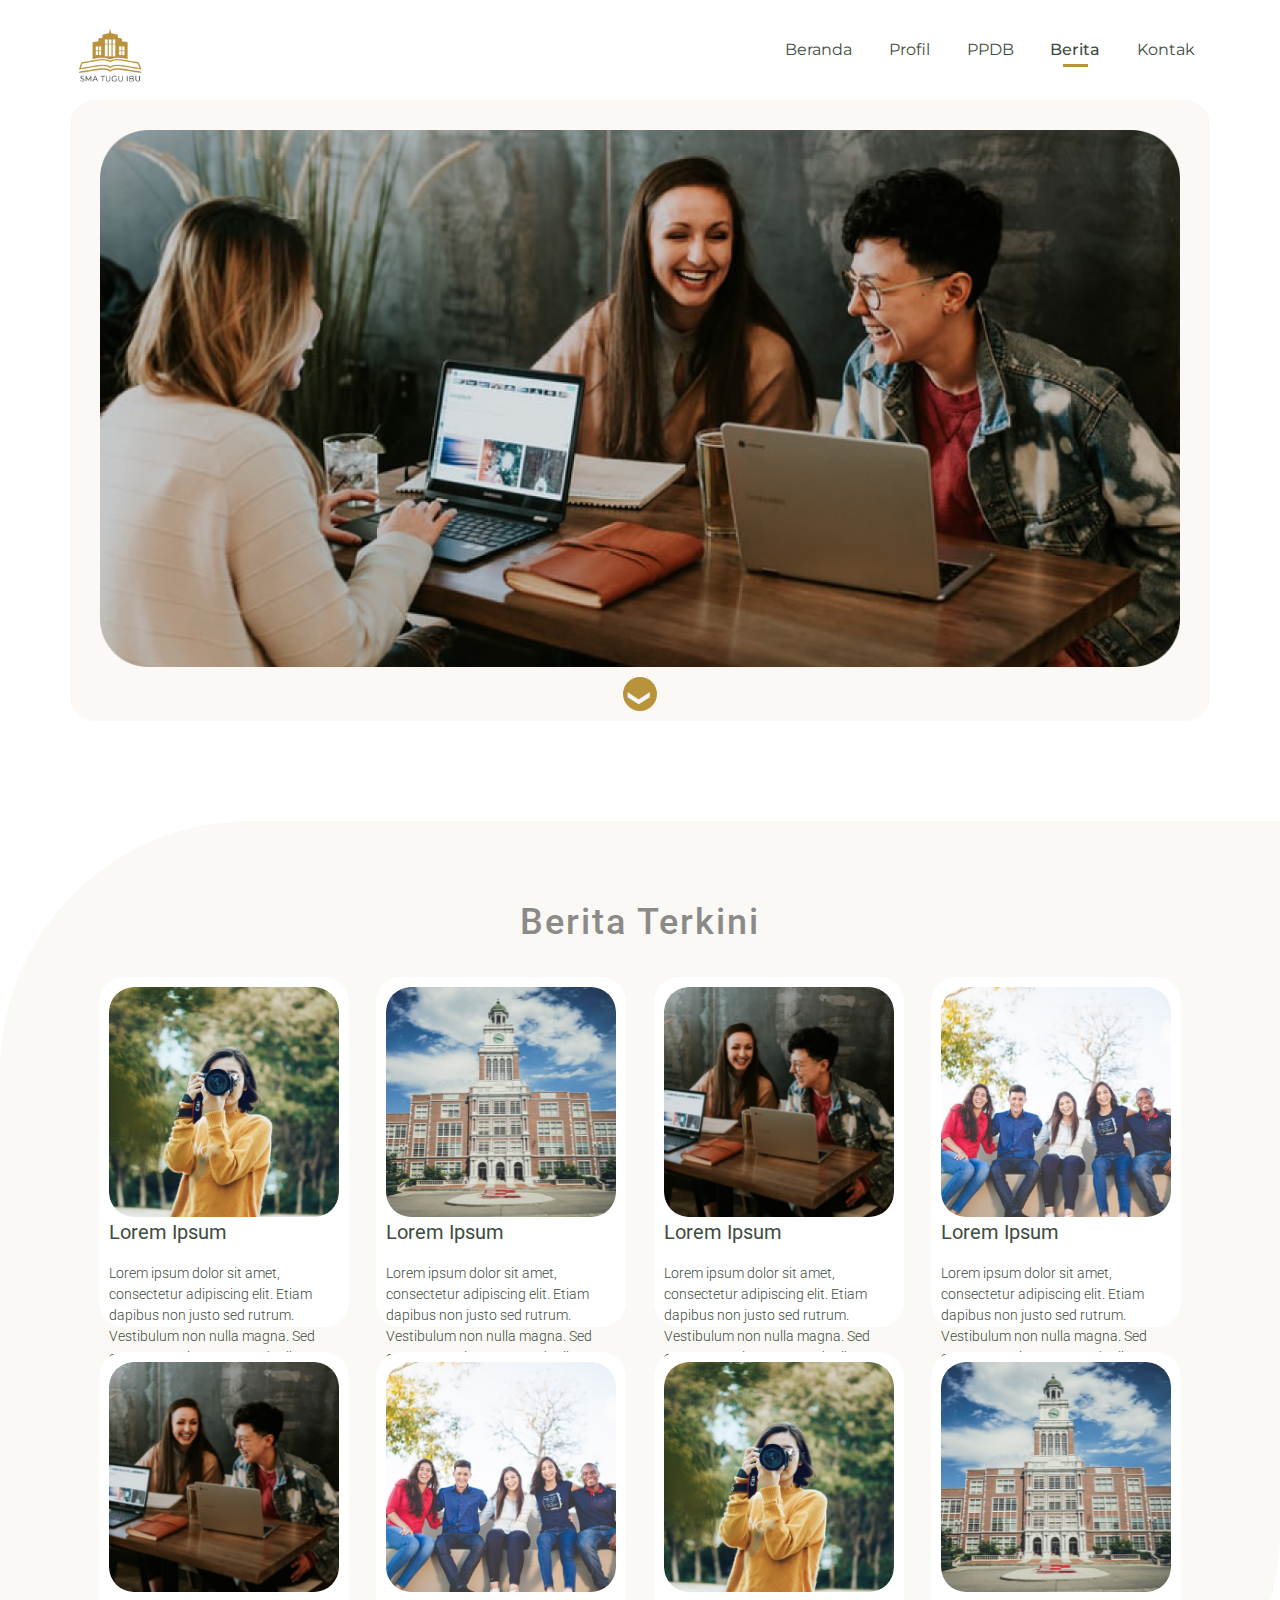
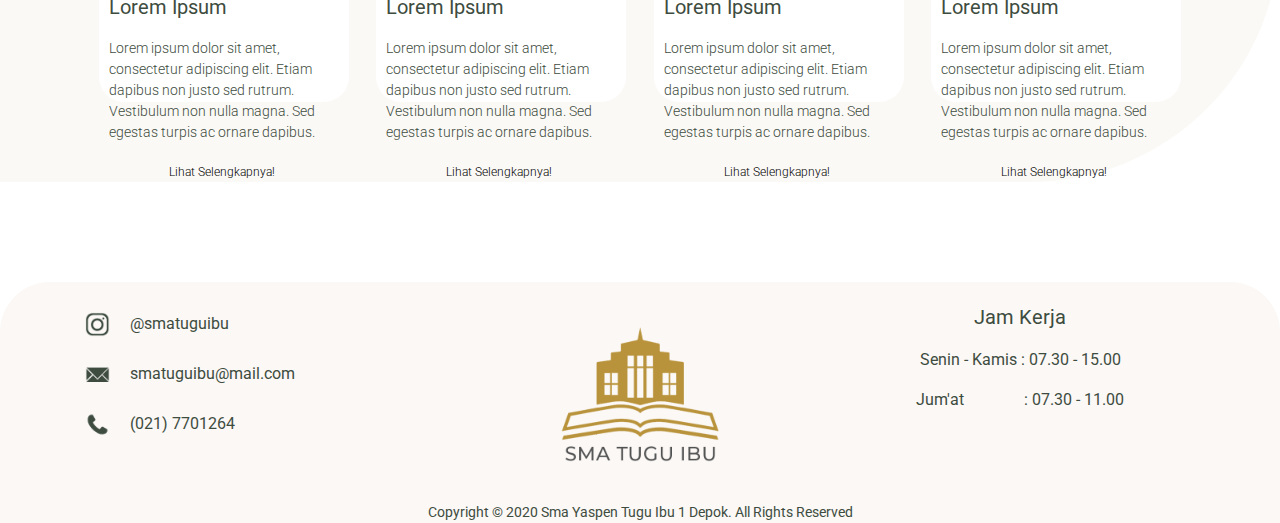
<file: pages/berita.html>
<!doctype html>
<html lang="en">

<head>
    <!-- Required meta tags -->
    <meta charset="utf-8">
    <meta name="viewport" content="width=device-width, initial-scale=1, shrink-to-fit=no">

    <!-- Bootstrap CSS -->
    <link rel="stylesheet" type="text/css" href="../lib/bootstrap/css/bootstrap.css">
    <link rel="stylesheet" type="text/css" href="../lib/bootstrap/css/bootstrap.min.css">

    <!-- Google Fonts -->
    <link
        href="https://fonts.googleapis.com/css2?family=Montserrat:ital,wght@0,100;0,400;0,500;0,600;0,700;1,300&display=swap"
        rel="stylesheet">
    <link href="https://fonts.googleapis.com/css2?family=Roboto:wght@100;300;400;500&display=swap" rel="stylesheet">
    <!-- CSS -->
    <link rel="stylesheet" type="text/css" href="../lib/css/style_berita.css">
    <link rel="stylesheet" href="../lib/animatecss/animate.css">

    <title>Berita - SMA YASPEN TUGU IBU</title>
</head>

<body>

    <section id="navbar">
        <div class="container-fluid navbar">
            <div class="container nav">
                <div class="logo">
                    <a href="/smatugib"><img src="../Assets/icon/tugib.png" alt="logo"></a>
                </div>
                <div class="links">
                    <ul>
                        <li><a class="link" href="/smatugib">Beranda</a></li>
                        <li><a class="link" href="/smatugib/pages/profil.html">Profil</a></li>
                        <li><a class="link" href="/smatugib/pages/ppdb.html">PPDB</a></li>
                        <li><a class="link active" href="/smatugib/pages/berita.html">Berita</a></li>
                        <li><a class="link" href="/smatugib/pages/kontak.html">Kontak</a></li>
                    </ul>
                </div>
                <div class="container sidebar">
                    <div class="hamburger">
                        <span class="line1"></span>
                        <span class="line2"></span>
                        <span class="line3"></span>
                    </div>
                    <div class="links">
                        <ul>
                            <li><a class="link" href="/smatugib">Beranda</a></li>
                            <li><a class="link" href="/smatugib/pages/profil.html">Profil</a></li>
                            <li><a class="link" href="/smatugib/pages/ppdb.html">PPDB</a></li>
                            <li><a class="link active" href="/smatugib/pages/berita.html">Berita</a></li>
                            <li><a class="link" href="/smatugib/pages/kontak.html">Kontak</a></li>
                        </ul>
                    </div>
                </div>
            </div>
        </div>
    </section>

    <section id="jumbotron">
        <div class="container jumbo">
            <img src="../Assets/bg/berita_jumbo.png" alt="" class="img-fluid">
            <a class="btn-scroll" href="#news">
                <span>
                    &#10095;
                </span>
            </a>
        </div>
    </section>

    <section id="news">
        <h1>Berita Terkini</h1>
        <div class="container news_">
            <div class="news">
                <img src="../Assets/img/thumbnail1.png" alt="">
                <p class="title">Lorem Ipsum</p>
                <p class="text">Lorem ipsum dolor sit
                    amet, consectetur
                    adipiscing elit. Etiam
                    dapibus non justo sed
                    rutrum. Vestibulum non
                    nulla magna. Sed egestas
                    turpis ac ornare dapibus.</p>
                <a href="/smatugib/pages/artikel.html" class="see-more">Lihat Selengkapnya!</a>
            </div>
            <div class="news">
                <img src="../Assets/img/thumbnail2.png" alt="">
                <p class="title">Lorem Ipsum</p>
                <p class="text">Lorem ipsum dolor sit
                    amet, consectetur
                    adipiscing elit. Etiam
                    dapibus non justo sed
                    rutrum. Vestibulum non
                    nulla magna. Sed egestas
                    turpis ac ornare dapibus.</p>
                <a href="/smatugib/pages/artikel.html" class="see-more">Lihat Selengkapnya!</a>
            </div>
            <div class="news">
                <img src="../Assets/img/thumbnail3.png" alt="">
                <p class="title">Lorem Ipsum</p>
                <p class="text">Lorem ipsum dolor sit
                    amet, consectetur
                    adipiscing elit. Etiam
                    dapibus non justo sed
                    rutrum. Vestibulum non
                    nulla magna. Sed egestas
                    turpis ac ornare dapibus.</p>
                <a href="/smatugib/pages/artikel.html" class="see-more">Lihat Selengkapnya!</a>
            </div>
            <div class="news">
                <img src="../Assets/img/thumbnail4.png" alt="">
                <p class="title">Lorem Ipsum</p>
                <p class="text">Lorem ipsum dolor sit
                    amet, consectetur
                    adipiscing elit. Etiam
                    dapibus non justo sed
                    rutrum. Vestibulum non
                    nulla magna. Sed egestas
                    turpis ac ornare dapibus.</p>
                <a href="/smatugib/pages/artikel.html" class="see-more">Lihat Selengkapnya!</a>
            </div>
            <div class="news">
                <img src="../Assets/img/thumbnail3.png" alt="">
                <p class="title">Lorem Ipsum</p>
                <p class="text">Lorem ipsum dolor sit
                    amet, consectetur
                    adipiscing elit. Etiam
                    dapibus non justo sed
                    rutrum. Vestibulum non
                    nulla magna. Sed egestas
                    turpis ac ornare dapibus.</p>
                <a href="/smatugib/pages/artikel.html" class="see-more">Lihat Selengkapnya!</a>
            </div>
            <div class="news">
                <img src="../Assets/img/thumbnail4.png" alt="">
                <p class="title">Lorem Ipsum</p>
                <p class="text">Lorem ipsum dolor sit
                    amet, consectetur
                    adipiscing elit. Etiam
                    dapibus non justo sed
                    rutrum. Vestibulum non
                    nulla magna. Sed egestas
                    turpis ac ornare dapibus.</p>
                <a href="/smatugib/pages/artikel.html" class="see-more">Lihat Selengkapnya!</a>
            </div>
            <div class="news">
                <img src="../Assets/img/thumbnail1.png" alt="">
                <p class="title">Lorem Ipsum</p>
                <p class="text">Lorem ipsum dolor sit
                    amet, consectetur
                    adipiscing elit. Etiam
                    dapibus non justo sed
                    rutrum. Vestibulum non
                    nulla magna. Sed egestas
                    turpis ac ornare dapibus.</p>
                <a href="/smatugib/pages/artikel.html" class="see-more">Lihat Selengkapnya!</a>
            </div>
            <div class="news">
                <img src="../Assets/img/thumbnail2.png" alt="">
                <p class="title">Lorem Ipsum</p>
                <p class="text">Lorem ipsum dolor sit
                    amet, consectetur
                    adipiscing elit. Etiam
                    dapibus non justo sed
                    rutrum. Vestibulum non
                    nulla magna. Sed egestas
                    turpis ac ornare dapibus.</p>
                <a href="/smatugib/pages/artikel.html" class="see-more">Lihat Selengkapnya!</a>
            </div>
        </div>
    </section>

    <section id="footer">
        <div class="container footer">
            <div class="row">
                <div class="col-md one">
                    <div class="ig">
                        <img src="../Assets/icon/instagram.png" alt="">
                        <p>@smatuguibu</p>
                    </div>
                    <div class="email">
                        <img src="../Assets/icon/email.png" alt="">
                        <p>smatuguibu@mail.com</p>
                    </div>
                    <div class="phone">
                        <img src="../Assets/icon/phone.png" alt="">
                        <p>(021) 7701264</p>
                    </div>
                </div>
                <div class="col-md two">
                    <img src="../Assets/icon/tugib.png" alt="">
                </div>
                <div class="col-md three">
                    <p>Jam Kerja</p>
                    <p>Senin - Kamis : 07.30 - 15.00</p>
                    <p>Jum'at &nbsp &nbsp &nbsp &nbsp &nbsp &nbsp &nbsp : 07.30 - 11.00</p>
                </div>
            </div>
            <p class="copyright">Copyright © 2020 Sma Yaspen Tugu Ibu 1 Depok. All Rights Reserved</p>
        </div>
    </section>

    <!-- jQuery first, then Popper.js, then Bootstrap JS -->
    <script src="../lib/bootstrap/js/jquery.js"> </script>
    <script src="../lib/bootstrap/js/popper.js">
    </script>
    <script src="../lib/bootstrap/js/bootstrap.js"></script>
    <!--  -->

    <!-- Optional JavaScript -->
    <script src="../lib/wowjs/wow.min.js"></script>
    <script src="../lib/jqueryeasing/jquery.easing.1.3.js"></script>
    <script src="../lib/js/script_berita.js"></script>

</body>

</html>
</file>
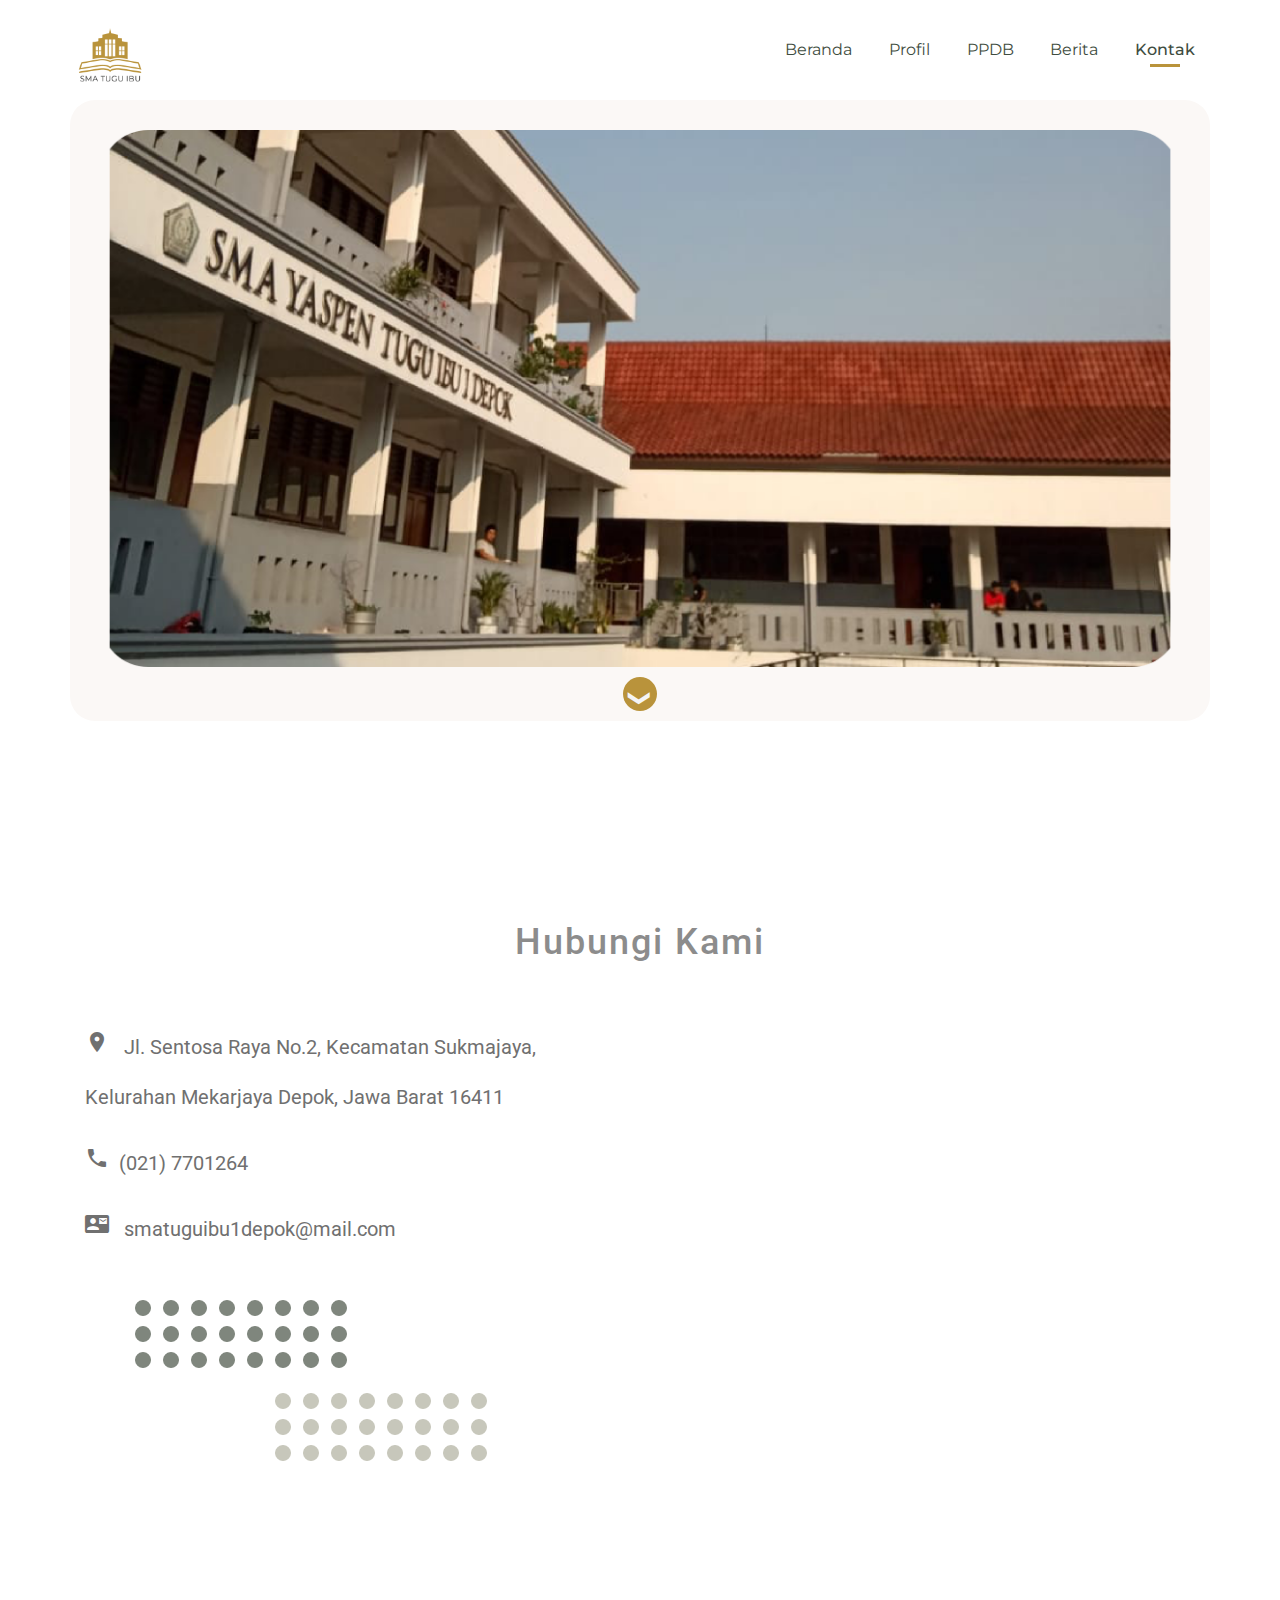
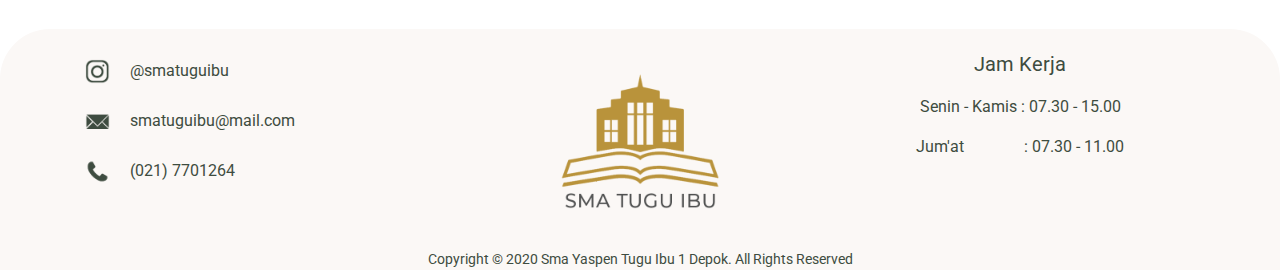
<file: Pages/kontak.html>
<!doctype html>
<html lang="en">

<head>
    <!-- Required meta tags -->
    <meta charset="utf-8">
    <meta name="viewport" content="width=device-width, initial-scale=1, shrink-to-fit=no">

    <!-- Bootstrap CSS -->
    <link rel="stylesheet" type="text/css" href="../lib/bootstrap/css/bootstrap.css">
    <link rel="stylesheet" type="text/css" href="../lib/bootstrap/css/bootstrap.min.css">

    <!-- Google Fonts -->
    <link
        href="https://fonts.googleapis.com/css2?family=Montserrat:ital,wght@0,100;0,400;0,500;0,600;0,700;1,300&display=swap"
        rel="stylesheet">
    <link href="https://fonts.googleapis.com/css2?family=Roboto:wght@100;300;400;500&display=swap" rel="stylesheet">
    <!-- CSS -->
    <link rel="stylesheet" type="text/css" href="../lib/css/style_kontak.css">
    <link rel="stylesheet" href="../lib/animatecss/animate.css">
    <link rel="stylesheet" href="https://fonts.googleapis.com/icon?family=Material+Icons">

    <title>PPDB - SMA YASPEN TUGU IBU</title>
</head>

<body>

    <section id="navbar">
        <div class="container-fluid navbar">
            <div class="container nav">
                <div class="logo">
                    <a href="/smatugib"><img src="../Assets/icon/tugib.png" alt="logo"></a>
                </div>
                <div class="links">
                    <ul>
                        <li><a class="link" href="/smatugib">Beranda</a></li>
                        <li><a class="link" href="/smatugib/pages/profil.html">Profil</a></li>
                        <li><a class="link" href="/smatugib/pages/ppdb.html">PPDB</a></li>
                        <li><a class="link" href="/smatugib/pages/berita.html">Berita</a></li>
                        <li><a class="link active" href="/smatugib/pages/kontak.html">Kontak</a></li>
                    </ul>
                </div>
                <div class="container sidebar">
                    <div class="hamburger">
                        <span class="line1"></span>
                        <span class="line2"></span>
                        <span class="line3"></span>
                    </div>
                    <div class="links">
                        <ul>
                            <li><a class="link" href="/smatugib">Beranda</a></li>
                            <li><a class="link" href="/smatugib/pages/profil.html">Profil</a></li>
                            <li><a class="link" href="/smatugib/pages/ppdb.html">PPDB</a></li>
                            <li><a class="link" href="/smatugib/pages/berita.html">Berita</a></li>
                            <li><a class="link active" href="/smatugib/pages/kontak.html">Kontak</a></li>
                        </ul>
                    </div>
                </div>
            </div>
        </div>
    </section>

    <section id="jumbotron">
        <div class="container jumbo">
            <img src="../Assets/bg/kontak_jumbo.png" alt="" class="img-fluid">
            <a class="btn-scroll" href="#contact">
                <span>
                    &#10095;
                </span>
            </a>
        </div>
    </section>

    <section id="contact">
        <h1>Hubungi Kami</h1>
        <div class="container">
            <div class="row">
                <div class="col-sm contact">
                    <p><span class="material-icons">place</span>
                        &nbsp&nbspJl. Sentosa Raya No.2, Kecamatan Sukmajaya, Kelurahan Mekarjaya
                        Depok, Jawa Barat 16411</p>
                    <p><span class="material-icons">call</span>&nbsp&nbsp(021)&nbsp7701264</p>
                    <p><span class="material-icons">contact_mail</span>&nbsp&nbsp smatuguibu1depok@mail.com</p>
                    <img src="../Assets/icon/bullets4.png" class="bullets one" alt="">
                    <img src="../Assets/icon/bullets5.png" class="bullets two" alt="">
                </div>
                <div class="col-sm">
                    <div class="maps wow">
                        <iframe
                            src="https://www.google.com/maps/embed?pb=!1m18!1m12!1m3!1d3965.0591930889495!2d106.83631651477006!3d-6.386362695378951!2m3!1f0!2f0!3f0!3m2!1i1024!2i768!4f13.1!3m3!1m2!1s0x2e69eb99e0a961b5%3A0x3a60113d85e0e647!2sSMA%20Yaspen%20Tugu%20Ibu%201%20Depok!5e0!3m2!1sid!2sid!4v1591174498645!5m2!1sid!2sid"
                            width="500" height="500" frameborder="0" style="border:0;" allowfullscreen=""
                            aria-hidden="false" tabindex="0"></iframe>
                    </div>
                </div>
            </div>
        </div>
    </section>

    <section id="footer">
        <div class="container footer">
            <div class="row">
                <div class="col-md one">
                    <div class="ig">
                        <img src="../Assets/icon/instagram.png" alt="">
                        <p>@smatuguibu</p>
                    </div>
                    <div class="email">
                        <img src="../Assets/icon/email.png" alt="">
                        <p>smatuguibu@mail.com</p>
                    </div>
                    <div class="phone">
                        <img src="../Assets/icon/phone.png" alt="">
                        <p>(021) 7701264</p>
                    </div>
                </div>
                <div class="col-md two">
                    <img src="../Assets/icon/tugib.png" alt="">
                </div>
                <div class="col-md three">
                    <p>Jam Kerja</p>
                    <p>Senin - Kamis : 07.30 - 15.00</p>
                    <p>Jum'at &nbsp &nbsp &nbsp &nbsp &nbsp &nbsp &nbsp : 07.30 - 11.00</p>
                </div>
            </div>
            <p class="copyright">Copyright © 2020 Sma Yaspen Tugu Ibu 1 Depok. All Rights Reserved</p>
        </div>
    </section>

    <!-- jQuery first, then Popper.js, then Bootstrap JS -->
    <script src="../lib/bootstrap/js/jquery.js"> </script>
    <script src="../lib/bootstrap/js/popper.js">
    </script>
    <script src="../lib/bootstrap/js/bootstrap.js"></script>
    <!--  -->

    <!-- Optional JavaScript -->
    <script src="../lib/wowjs/wow.min.js"></script>
    <script src="../lib/jqueryeasing/jquery.easing.1.3.js"></script>
    <script src="../lib/js/script_kontak.js"></script>

</body>

</html>
</file>
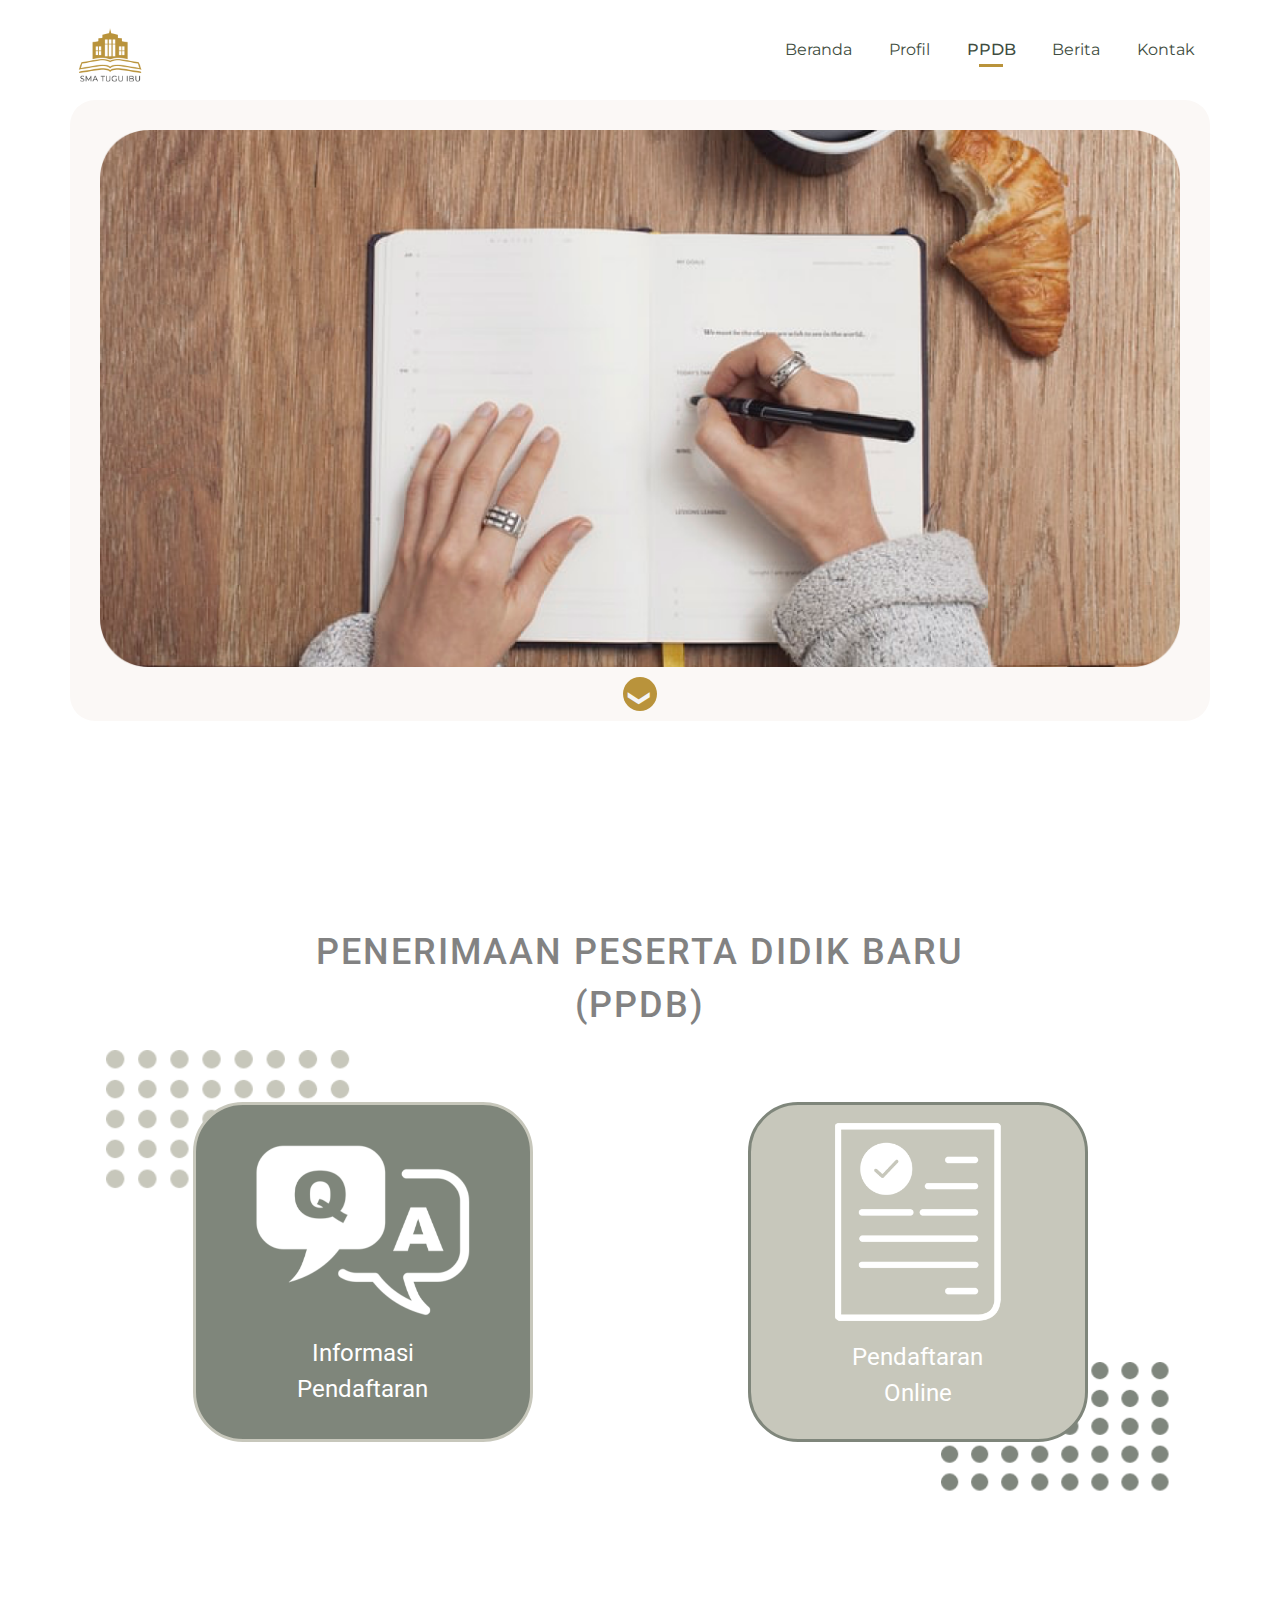
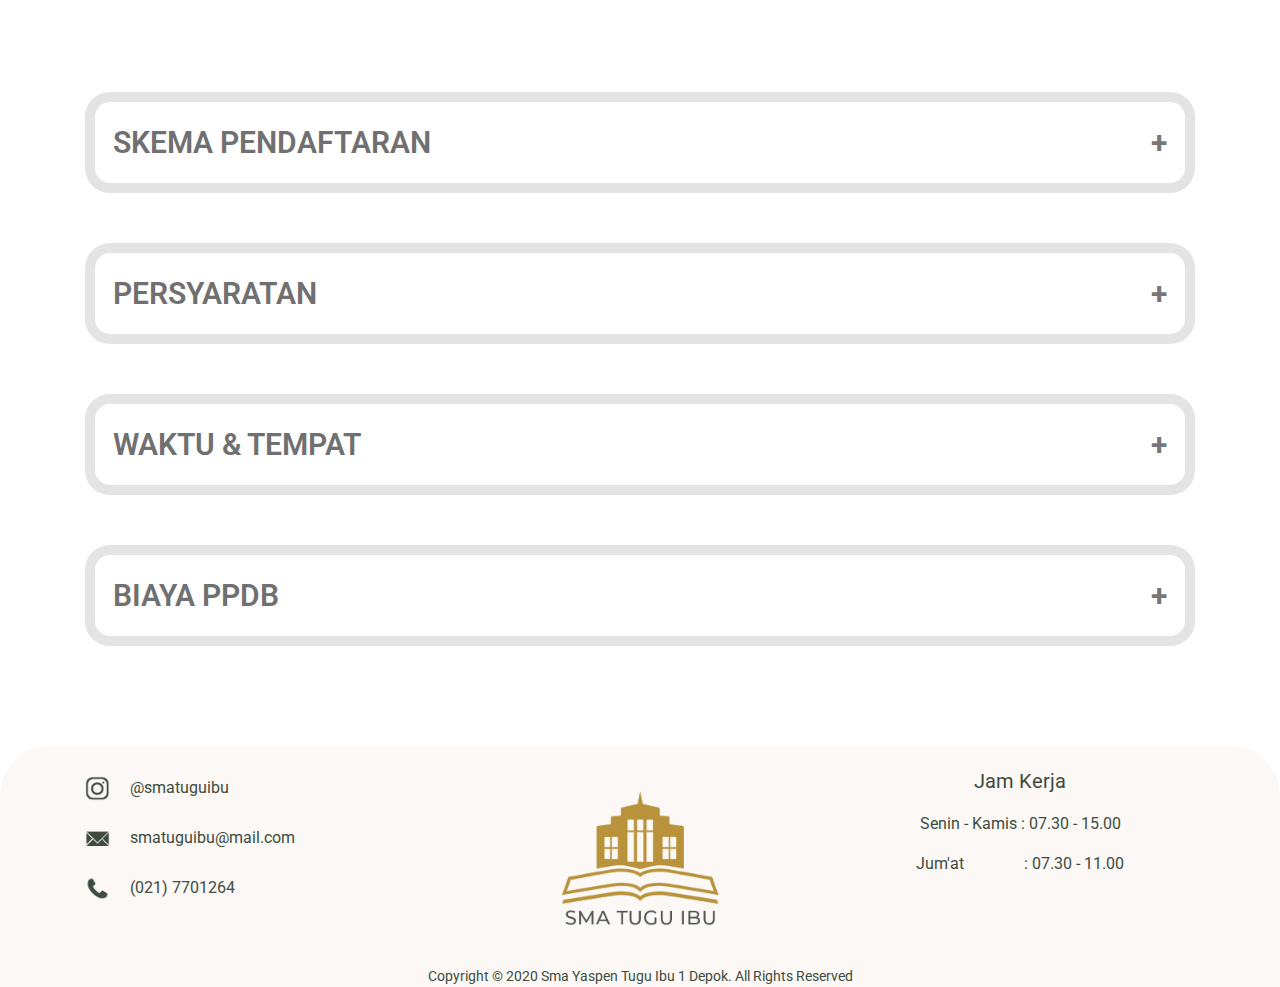
<file: Pages/ppdb.html>
<!doctype html>
<html lang="en">

<head>
    <!-- Required meta tags -->
    <meta charset="utf-8">
    <meta name="viewport" content="width=device-width, initial-scale=1, shrink-to-fit=no">

    <!-- Bootstrap CSS -->
    <link rel="stylesheet" type="text/css" href="../lib/bootstrap/css/bootstrap.css">
    <link rel="stylesheet" type="text/css" href="../lib/bootstrap/css/bootstrap.min.css">

    <!-- Google Fonts -->
    <link
        href="https://fonts.googleapis.com/css2?family=Montserrat:ital,wght@0,100;0,400;0,500;0,600;0,700;1,300&display=swap"
        rel="stylesheet">
    <link href="https://fonts.googleapis.com/css2?family=Roboto:wght@100;300;400;500&display=swap" rel="stylesheet">
    <!-- CSS -->
    <link rel="stylesheet" type="text/css" href="../lib/css/style_ppdb.css">
    <link rel="stylesheet" href="../lib/animatecss/animate.css">

    <title>PPDB - SMA YASPEN TUGU IBU</title>
</head>

<body>

    <section id="navbar">
        <div class="container-fluid navbar">
            <div class="container nav">
                <div class="logo">
                    <a href="/smatugib"><img src="../Assets/icon/tugib.png" alt="logo"></a>
                </div>
                <div class="links">
                    <ul>
                        <li><a class="link" href="/smatugib">Beranda</a></li>
                        <li><a class="link" href="/smatugib/pages/profil.html">Profil</a></li>
                        <li><a class="link active" href="/smatugib/pages/ppdb.html">PPDB</a></li>
                        <li><a class="link" href="/smatugib/pages/berita.html">Berita</a></li>
                        <li><a class="link" href="/smatugib/pages/kontak.html">Kontak</a></li>
                    </ul>
                </div>
                <div class="container sidebar">
                    <div class="hamburger">
                        <span class="line1"></span>
                        <span class="line2"></span>
                        <span class="line3"></span>
                    </div>
                    <div class="links">
                        <ul>
                            <li><a class="link" href="/smatugib">Beranda</a></li>
                            <li><a class="link" href="/smatugib/pages/profil.html">Profil</a></li>
                            <li><a class="link active" href="/smatugib/pages/ppdb.html">PPDB</a></li>
                            <li><a class="link" href="/smatugib/pages/berita.html">Berita</a></li>
                            <li><a class="link" href="/smatugib/pages/kontak.html">Kontak</a></li>
                        </ul>
                    </div>
                </div>
            </div>
        </div>
    </section>

    <section id="jumbotron">
        <div class="container jumbo">
            <img src="../Assets/bg/ppdb_jumbo.png" alt="" class="img-fluid">
            <a class="btn-scroll" href="#ppdb">
                <span>
                    &#10095;
                </span>
            </a>
        </div>
    </section>

    <section id="ppdb">
        <h1>PENERIMAAN PESERTA DIDIK BARU</h1>
        <h1>(PPDB)</h1>
        <div class="container ppdb">
            <div class="box info" href="#information">
                <img src="../Assets/icon/bullets2.png" class="bullets one" alt="">
                <img src="../Assets/icon/info.png" alt="">
                <p>Informasi<br>Pendaftaran</p>
            </div>
            <div class="box regist">
                <img src="../Assets/icon/bullets3.png" class="bullets two" alt="">
                <img src="../Assets/icon/regist.png" alt="">
                <p>Pendaftaran<br>Online</p>
            </div>
        </div>
    </section>

    <section id="information">
        <div class="container information">
            <button class="accordion">SKEMA PENDAFTARAN</button>
            <div class="panel">
                <p>1. Pembelian Formulir<br>
                    2. Tes Seleksi<br>
                    3. Pengumuman Hasil Tes Seleksi<br>
                    4. Pembayaran Biaya PPDB<br>
                    5. Pendaftaran Ulang (Pemberkasan)<br></p>
            </div>
            <button class="btn accordion">PERSYARATAN</button>
            <div class="panel">
                <p>1. Biaya Formulir Pendaftaran dan Tes Seleksi Sebesar Rp 300.000<br>
                    2. Tes Seleksi Penerimaan Peserta Didik Baru<br>
                    3. Lulus Seleksi Penerimaan Peserta Didik Baru<br>
                    4. Mengisi dan menyerahkan kembali formulir pendaftaran dengan melampirkan :<br></p>
                <p style="padding-left: 30px;">- Foto terakhir ukuran 2 x 3 = 4 lembar dan 3 x 4 = 4 lembar<br>
                    - Foto Copy Akte Kelahiran (Legalisir 1 Lembar)<br>
                    - Foto Copy Kartu Keluarga<br>
                    - Foto Copy Surat Tanda Kelulusan (2 Lembar diLegalisir)<br>
                    - Foto Copy Ijazah SMP/MI (2 Lembar diLegalisir)<br>
                    - Foto Copy SKHUN SMP/MI<br></p>
            </div>
            <button class="accordion">WAKTU & TEMPAT</button>
            <div class="panel">
                <p>Pengambilan nomor tes : 09 – 10 Juni 2020<br><br>

                    Waktu : 08:00 – 14:00 WIB<br>
                    Pelaksanaan Tes Seleksi : Kamis, 11 Juni 2020 (Pukul 08:00 – 12.15 WIB)<br><br>

                    Materi tes : Matematika, Bahasa Indonesia, Bahasa Inggris dan IPA Terpadu.<br></p>
            </div>
            <button class="accordion">BIAYA PPDB</button>
            <div class="panel cost">
                <div class="row d-flex justify-content-between">
                    <div class="col-sm">
                        <div class="left">
                            <h3>DARI SMP TUGU IBU</h3><br>
                            <h3>Rp 7.550.000 </h3><br><br>
                            <p class="internal">Uang Pengembangan Pendidikan<br>
                                Rp 5.600.000<br><br>

                                Uang Paket Seragam <br>
                                Rp 1.500.000<br><br>

                                Uang SPP Bulan Juli<br>
                                Rp 450.000<br></p>
                        </div>
                    </div>
                    <div class="col-sm">
                        <div class="right">
                            <h3>DARI SMP LUAR</h3><br>
                            <h3>Rp 8.550.000 </h3><br><br>
                            <p class="external">Uang Pengembangan Pendidikan<br>
                                Rp 6.600.000<br><br>

                                Uang Paket Seragam <br>
                                Rp 1.500.000<br><br>

                                Uang SPP Bulan Juli<br>
                                Rp 450.000<br></p>
                        </div>
                    </div>
                </div>
            </div>
        </div>
    </section>







    <section id="footer">
        <div class="container footer">
            <div class="row">
                <div class="col-md one">
                    <div class="ig">
                        <img src="../Assets/icon/instagram.png" alt="">
                        <p>@smatuguibu</p>
                    </div>
                    <div class="email">
                        <img src="../Assets/icon/email.png" alt="">
                        <p>smatuguibu@mail.com</p>
                    </div>
                    <div class="phone">
                        <img src="../Assets/icon/phone.png" alt="">
                        <p>(021) 7701264</p>
                    </div>
                </div>
                <div class="col-md two">
                    <img src="../Assets/icon/tugib.png" alt="">
                </div>
                <div class="col-md three">
                    <p>Jam Kerja</p>
                    <p>Senin - Kamis : 07.30 - 15.00</p>
                    <p>Jum'at &nbsp &nbsp &nbsp &nbsp &nbsp &nbsp &nbsp : 07.30 - 11.00</p>
                </div>
            </div>
            <p class="copyright">Copyright © 2020 Sma Yaspen Tugu Ibu 1 Depok. All Rights Reserved</p>
        </div>
    </section>

    <!-- jQuery first, then Popper.js, then Bootstrap JS -->
    <script src="../lib/bootstrap/js/jquery.js"> </script>
    <script src="../lib/bootstrap/js/popper.js">
    </script>
    <script src="../lib/bootstrap/js/bootstrap.js"></script>
    <!--  -->

    <!-- Optional JavaScript -->
    <script src="../lib/wowjs/wow.min.js"></script>
    <script src="../lib/jqueryeasing/jquery.easing.1.3.js"></script>
    <script src="../lib/js/script_ppdb.js"></script>

</body>

</html>
</file>
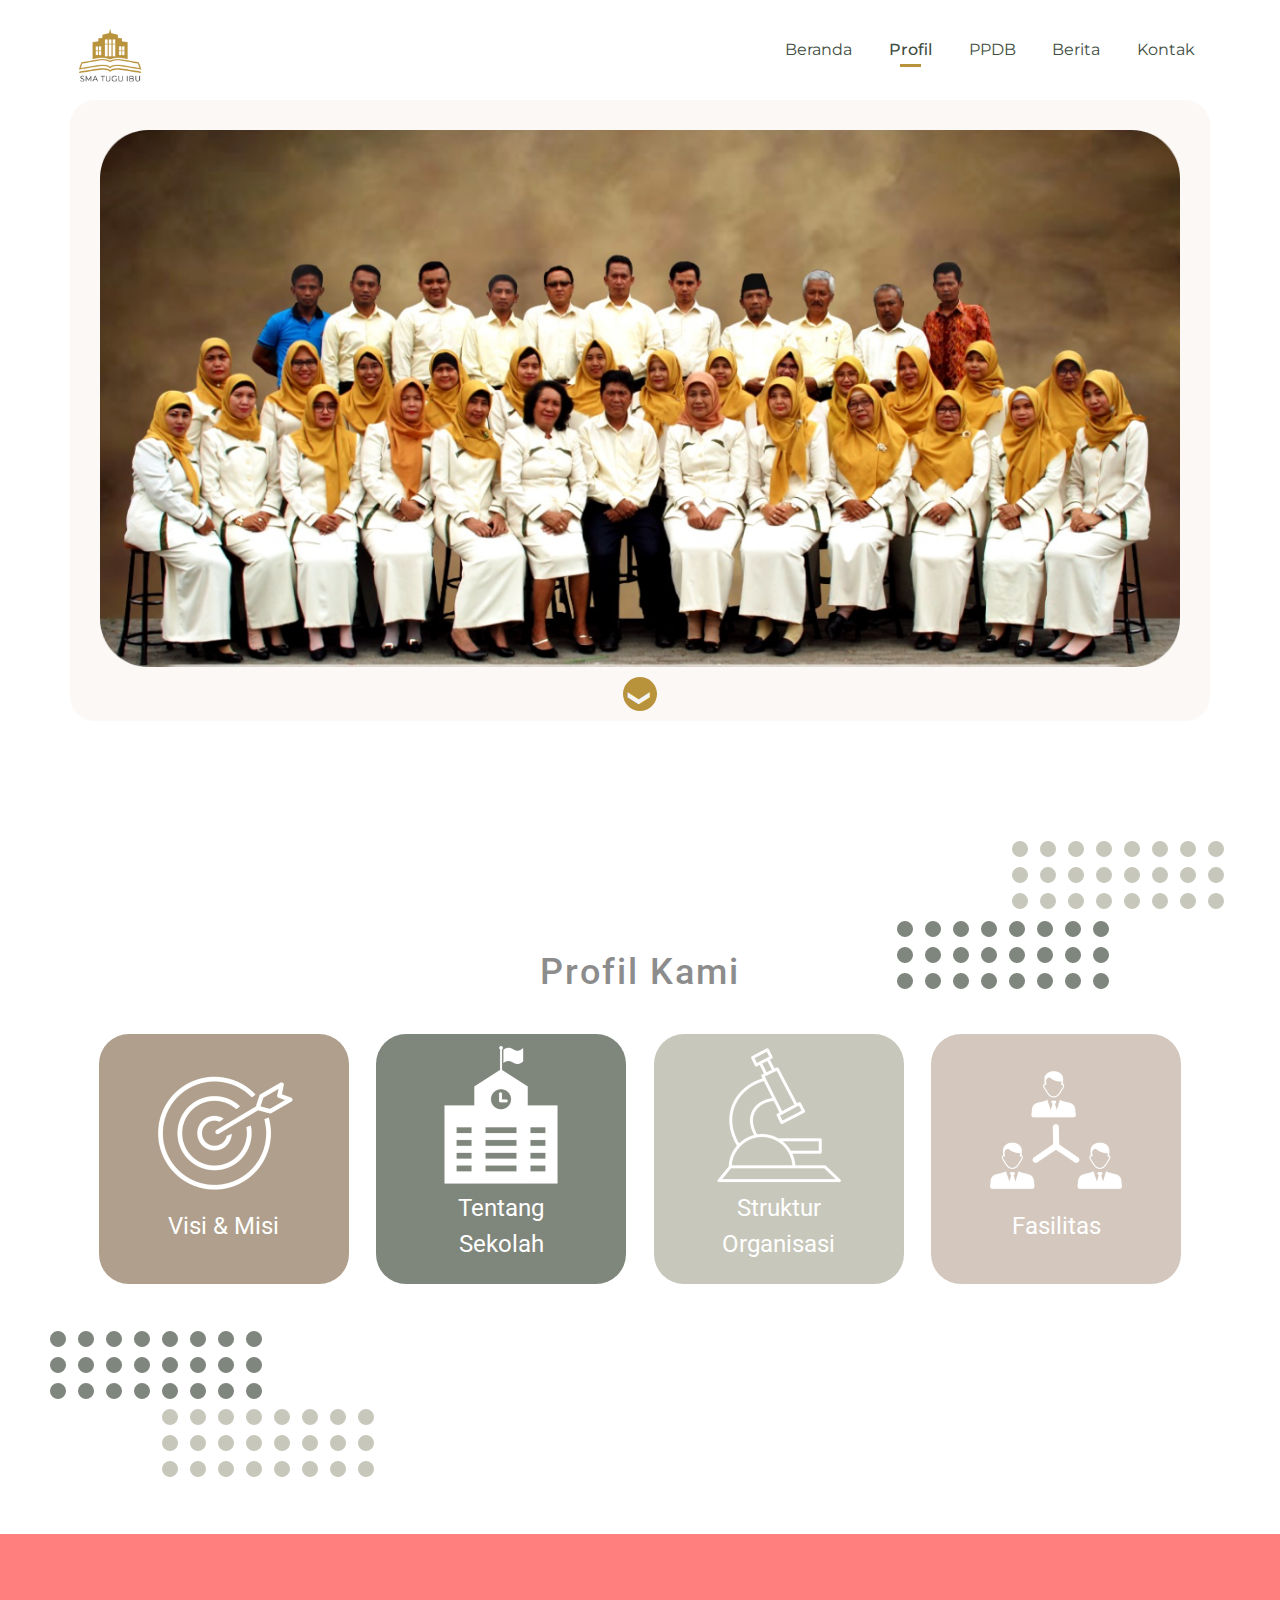
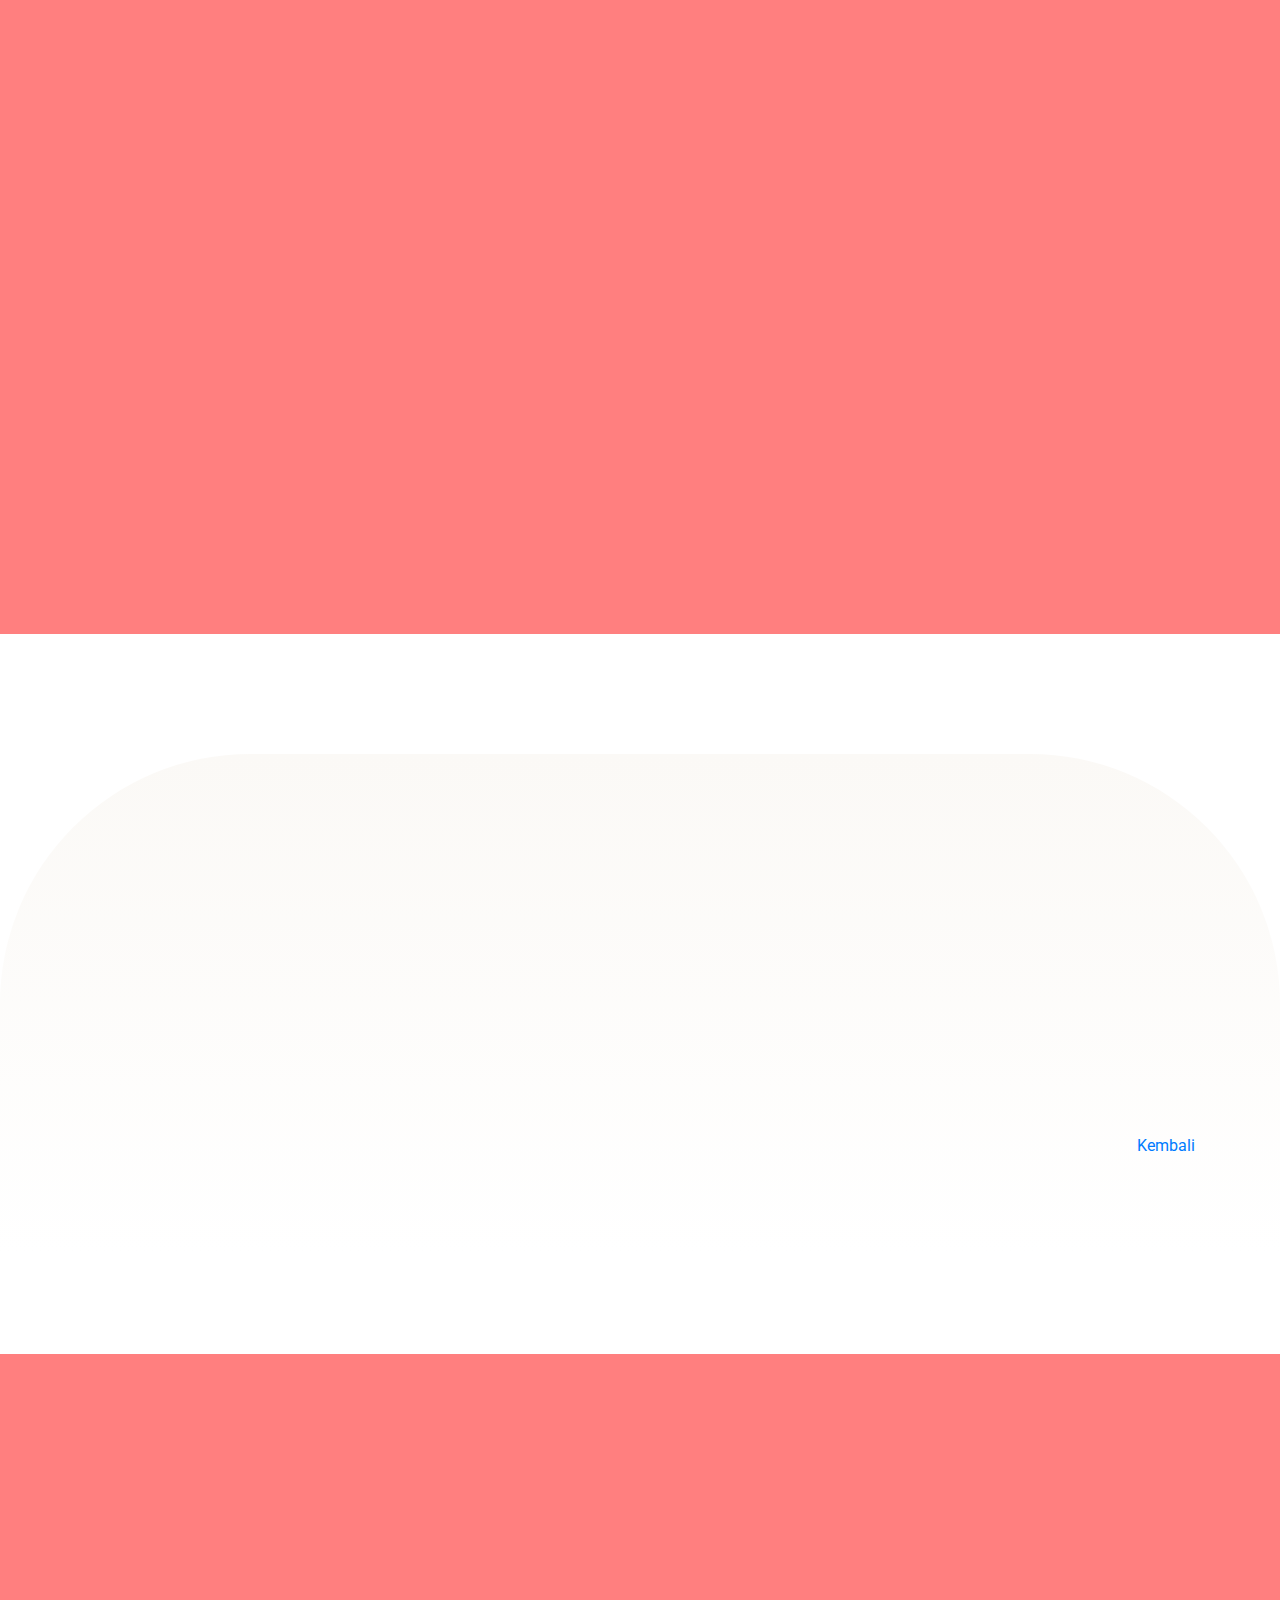
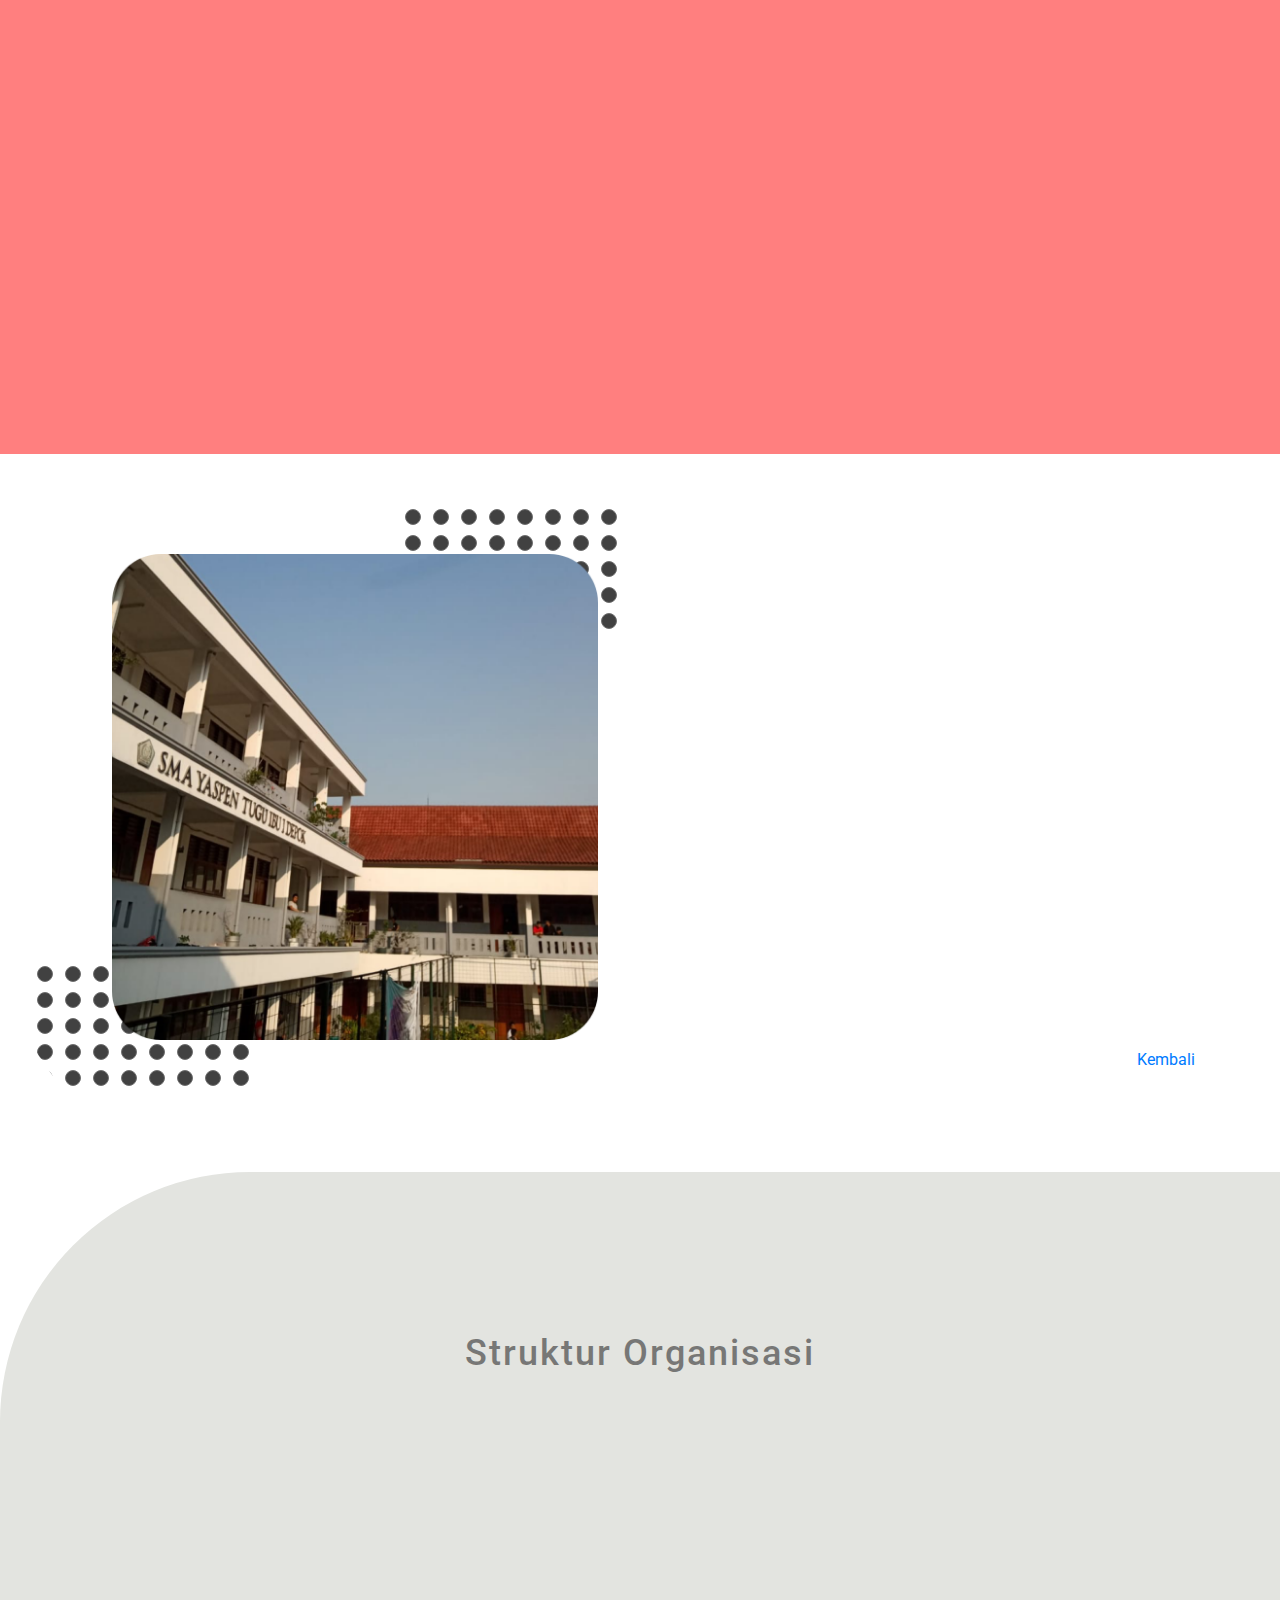
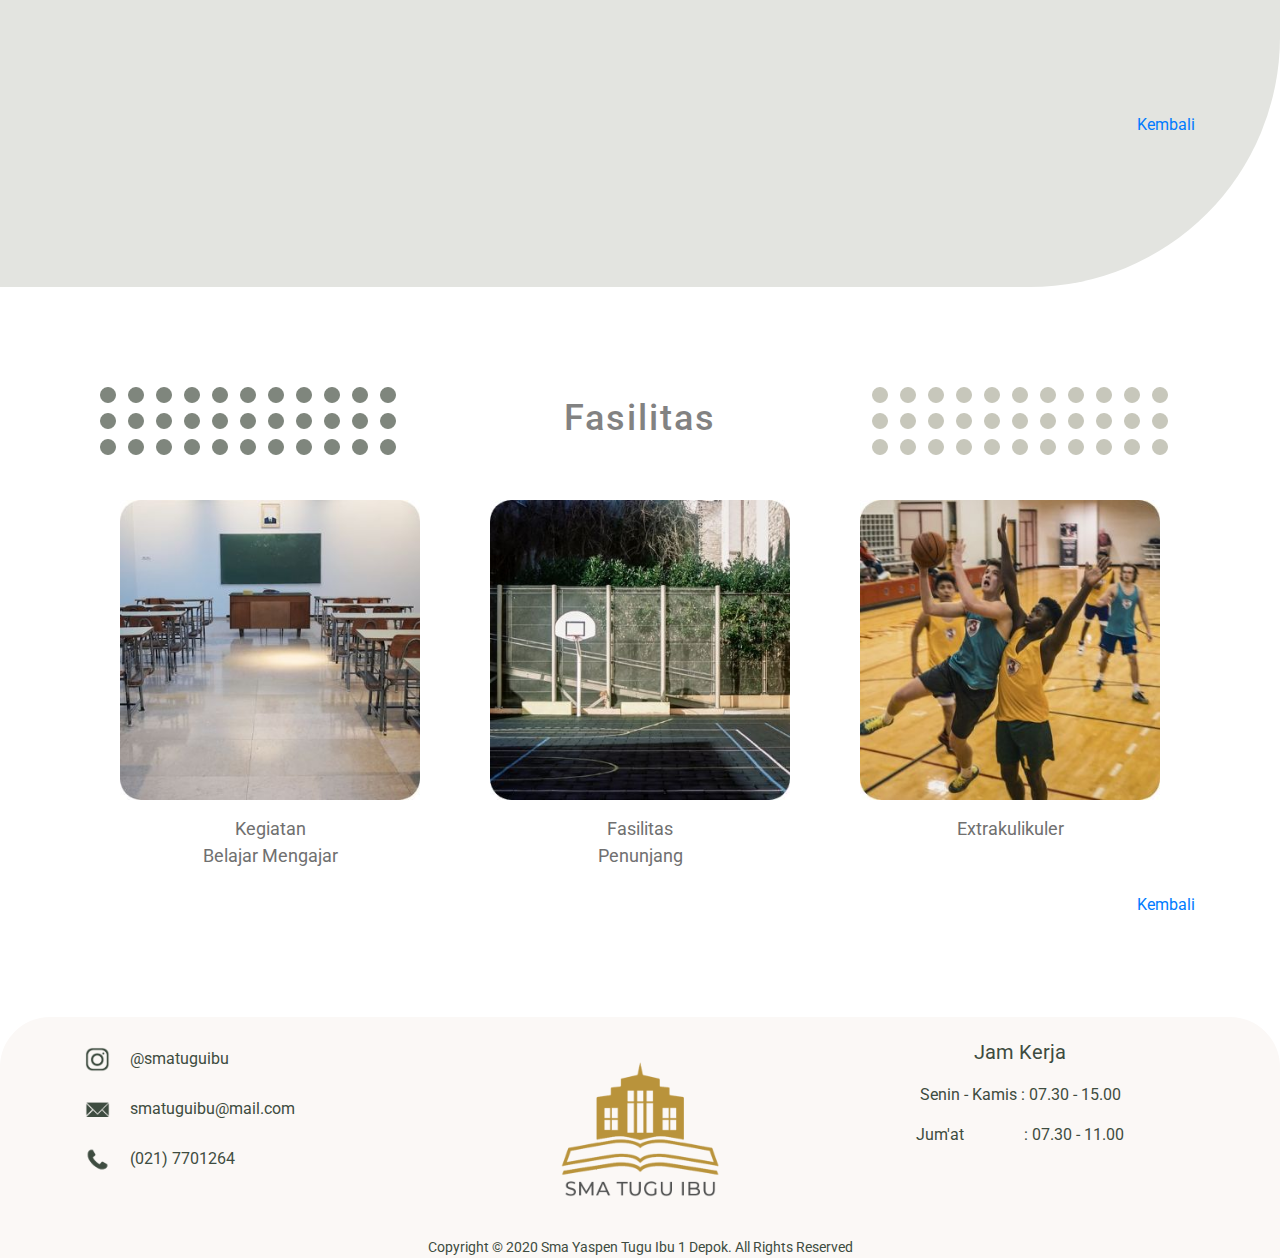
<file: Pages/profil.html>
<!doctype html>
<html lang="en">

<head>
    <!-- Required meta tags -->
    <meta charset="utf-8">
    <meta name="viewport" content="width=device-width, initial-scale=1, shrink-to-fit=no">

    <!-- Bootstrap CSS -->
    <link rel="stylesheet" type="text/css" href="../lib/bootstrap/css/bootstrap.css">
    <link rel="stylesheet" type="text/css" href="../lib/bootstrap/css/bootstrap.min.css">

    <!-- Google Fonts -->
    <link
        href="https://fonts.googleapis.com/css2?family=Montserrat:ital,wght@0,100;0,400;0,500;0,600;0,700;1,300&display=swap"
        rel="stylesheet">
    <link href="https://fonts.googleapis.com/css2?family=Roboto:wght@100;300;400;500&display=swap" rel="stylesheet">
    <!-- CSS -->
    <link rel="stylesheet" type="text/css" href="../lib/css/style_profil.css">
    <link rel="stylesheet" href="../lib/animatecss/animate.css">

    <title>Profil - SMA YASPEN TUGU IBU</title>
</head>

<body>

    <section id="navbar">
        <div class="container-fluid navbar">
            <div class="container nav">
                <div class="logo">
                    <a href="/smatugib"><img src="../Assets/icon/tugib.png" alt="logo"></a>
                </div>
                <div class="links">
                    <ul>
                        <li><a class="link" href="/smatugib">Beranda</a></li>
                        <li><a class="link active" href="/smatugib/pages/profil.html">Profil</a></li>
                        <li><a class="link" href="/smatugib/pages/ppdb.html">PPDB</a></li>
                        <li><a class="link" href="/smatugib/pages/berita.html">Berita</a></li>
                        <li><a class="link" href="/smatugib/pages/kontak.html">Kontak</a></li>
                    </ul>
                </div>
                <div class="container sidebar">
                    <div class="hamburger">
                        <span class="line1"></span>
                        <span class="line2"></span>
                        <span class="line3"></span>
                    </div>
                    <div class="links">
                        <ul>
                            <li><a class="link" href="/smatugib">Beranda</a></li>
                            <li><a class="link active" href="/smatugib/pages/profil.html">Profil</a></li>
                            <li><a class="link" href="/smatugib/pages/ppdb.html">PPDB</a></li>
                            <li><a class="link" href="/smatugib/pages/berita.html">Berita</a></li>
                            <li><a class="link" href="/smatugib/pages/kontak.html">Kontak</a></li>
                        </ul>
                    </div>
                </div>
            </div>
        </div>
    </section>

    <section id="jumbotron">
        <div class="container jumbo">
            <img src="../Assets/bg/profil_jumbo.png" alt="" class="img-fluid">
            <a class="btn-scroll" href="#profiles">
                <span>
                    &#10095;
                </span>
            </a>
        </div>
    </section>

    <section id="profiles">
        <h1>Profil Kami</h1>
        <img src="../Assets/icon/bullets5.png" class="bullets one img-fluid" alt="">
        <img src="../Assets/icon/bullets4.png" class="bullets two img-fluid" alt="">
        <div class="container profiles">
            <div class="profile one" href="#visimisi">
                <img src="../Assets/icon/visimisi.png" alt="">
                <p>Visi & Misi</p>
            </div>
            <div class="profile two" href="#school">
                <img src="../Assets/icon/sekolah.png" alt="">
                <p>Tentang<br>Sekolah</p>
            </div>
            <div class="profile three" href="#positions">
                <img src="../Assets/icon/lab.png" alt="">
                <p>Struktur<br>Organisasi</p>
            </div>
            <div class="profile four" href="#facilities">
                <img src="../Assets/icon/struktur.png" alt="">
                <p>Fasilitas</p>
            </div>
        </div>
        <img src="../Assets/icon/bullets4.png" class="bullets three img-fluid" alt="">
        <img src="../Assets/icon/bullets5.png" class="bullets four img-fluid" alt="">
    </section>

    <section id="parallax1">
        <div class="parallax1">
        </div>
    </section>

    <section id="visimisi">
        <div class="container visimisi">
            <div class="row">
                <div class="col-md left">
                    <h4>VISI</h4>
                    <p>1. Lorem ipsum dolor sit amet, consectetur adipiscing
                        elit. <br>
                        2. Praesent semper consequat aliquam, proin eget
                        rhoncus augue.<br>
                        3. Lorem ipsum dolor sit amet, consectetur adipiscing
                        elit.<br>
                        4. Praesent semper consequat aliquam, proin eget
                        rhoncus augue.<br></p>
                </div>
                <div class="col-md right">
                    <h4>MISI</h4>
                    <p>1. Lorem ipsum dolor sit amet, consectetur adipiscing
                        elit. <br>
                        2. Praesent semper consequat aliquam, proin eget
                        rhoncus augue.<br>
                        3. Lorem ipsum dolor sit amet, consectetur adipiscing
                        elit.<br>
                        4. Praesent semper consequat aliquam, proin eget
                        rhoncus augue.<br></p>
                </div>
            </div>
            <div class="row">
                <div class="col back mt-2"><a href="#profiles" class="back-btn">Kembali</a></div>
            </div>
        </div>
    </section>

    <section id="parallax2">
        <div class="parallax2">
        </div>
    </section>

    <section id="school">
        <div class="container school">
            <div class="row">
                <div class="col-md left">
                    <img src="../Assets/icon/bullets1.png" class="bullets one img-fluid" alt="">
                    <img src="../Assets/img/tugu_ibu.png" class="tugib img-fluid" alt="">
                    <img src="../Assets/icon/bullets1.png" class="bullets two img-fluid" alt="">
                </div>
                <div class="col-md right">
                    <h5>Tentang Sekolah</h5>
                    <p>Lorem ipsum dolor sit amet, consectetur adipiscing elit. Praesent semper consequat
                        aliquam. Proin
                        eget rhoncus augue. Vestibulum ante ipsum primis in faucibus orci luctus et ultrices
                        posuere
                        cubilia
                        curae; Aenean mattis egestas urna, at pretium sapien malesuada id. Fusce sit amet mauris
                        nunc.
                        Ut
                        porta hendrerit commodo. Sed eu bibendum est. Nullam dapibus at turpis ac condimentum.
                        Curabitur
                        in porta est.
                        <br>
                        <br>Sed ut lacus vitae ex lobortis mollis. Lorem ipsum dolor sit amet consectetur
                        adipisicing
                        elit. Incidunt placeat facere enim corrupti sunt cum ea, libero id possimus ad ducimus
                        numquam
                        aspernatur nihil accusamus eos maiores repudiandae deserunt doloremque molestiae ab!
                        Accusantium,
                        eum animi laudantium ipsam ut facilis soluta qui vero, labore consectetur alias tempore
                        amet,
                        possimus magnam! Sed.
                    </p>
                </div>
            </div>
            <div class="row">
                <div class="col back mt-2"><a href="#profiles" class="back-btn">Kembali</a></div>
            </div>
        </div>
    </section>

    <section id="positions">
        <h1>Struktur Organisasi</h1>
        <div class="container ">
            <div class="row positions one">
                <div class="position">
                    <img src="../Assets/icon/avatar1.png" class="img-fluid" alt="">
                    <p>Drs. T. Catursas. KJ</p>
                    <p>Kepala Sekolah</p>
                </div>
            </div>
            <div class="row positions two">
                <div class="position">
                    <img src="../Assets/icon/avatar1.png" class="img-fluid" alt="">
                    <p>Arif Munandar, M.Pd.</p>
                    <p>Wakasek Kurikulum</p>
                </div>
                <div class="position">
                    <img src="../Assets/icon/avatar1.png" class="img-fluid" alt="">
                    <p>Ari Murwanto, S.Pd.</p>
                    <p>Wakasek Kesiswaan</p>
                </div>
                <div class="position">
                    <img src="../Assets/icon/avatar2.png" class="img-fluid" alt="">
                    <p>Yulita Harini, S.Pd.</p>
                    <p>Wakasek Sarana Prasarana</p>
                </div>
            </div>
            <div class="row">
                <div class="col back mt-2"><a href="#profiles" class="back-btn">Kembali</a></div>
            </div>
        </div>
    </section>

    <section id="facilities">
        <img src="../Assets/icon/bullets6.png" class="bullets one img-fluid" alt="">
        <h1>Fasilitas</h1>
        <img src="../Assets/icon/bullets7.png" class="bullets two img-fluid" alt="">
        <d class="container facilities">
            <a class="facility" data-name="facility-panel-1" href="#facilities-panel">
                <img src="../Assets/img/fasilitas1.jpg" class="img-fluid" alt="">
                <p>Kegiatan <br>Belajar Mengajar</p>
            </a>
            <a class="facility" data-name="facility-panel-2" href="#facilities-panel">
                <img src="../Assets/img/fasilitas2.jpg" class="img-fluid" alt="">
                <p>Fasilitas <br>Penunjang</p>
            </a>
            <a class="facility" data-name="facility-panel-3" href="#facilities-panel">
                <img src="../Assets/img/fasilitas3.jpg" class="img-fluid" alt="">
                <p>Extrakulikuler</p>
            </a>
        </d>
        <div class="container">
            <div class="row">
                <div class="col back mt-2"><a href="#profiles" class="back-btn">Kembali</a></div>
            </div>
        </div>
    </section>

    <!-- The Modal -->
    <div id="modal-facilities" class="modal-facilities">
        <span id="close-modal">x</span>
        <img class="modal-facilities-content" id="modal-img">
        <div id="modal-caption"></div>
    </div>

    <section id="facilities-panel">
        <div class="container p-2">
            <div class="facilities-panel" id="facility-panel-1">
                <h1>Kegiatan Belajar Mengajar</h1>
                <span class="exit" href="#facilities">
                    <p>x</p>
                </span>
                <div class="facilities">
                    <div class="facility-child">
                        <img src="../Assets/img/fasilitas-thumb/kelas.jpg" class="img-fluid" alt="Ruang Kelas">
                        <p>Ruang <br>Kelas</p>
                    </div>
                    <div class="facility-child">
                        <img src="../Assets/img/fasilitas-thumb/komputer.jpg" class="img-fluid" alt="Lab Komputer">
                        <p>Lab <br>Komputer</p>
                    </div>
                    <div class="facility-child">
                        <img src="../Assets/img/fasilitas-thumb/ipa.jpg" class="img-fluid" alt="Lab IPA">
                        <p>Lab <br>IPA</p>
                    </div>
                    <div class="facility-child">
                        <img src="../Assets/img/fasilitas-thumb/uks.jpg" class="img-fluid" alt="UKS">
                        <p>UKS</p>
                    </div>
                    <div class="facility-child">
                        <img src="../Assets/img/fasilitas-thumb/perpus.jpg" class="img-fluid" alt="Perpustakaan">
                        <p>Perpustakaan</p>
                    </div>
                </div>
            </div>
            <div class="facilities-panel" id="facility-panel-2">
                <h1>Fasilitas Penunjang</h1>
                <span class="exit" href="#facilities">
                    <p>x</p>
                </span>
                <div class="facilities">
                    <div class="facility-child">
                        <img src="../Assets/img/fasilitas-thumb/lapupacara.jpg" class="img-fluid"
                            alt="Lapangan Upacara">
                        <p>Lapangan <br>Upacara</p>
                    </div>
                    <div class="facility-child">
                        <img src="../Assets/img/fasilitas-thumb/lapbasket.jpg" class="img-fluid" alt="Lapangan Basket">
                        <p>Lapangan <br>Basket</p>
                    </div>
                    <div class="facility-child">
                        <img src="../Assets/img/fasilitas-thumb/mushola.jpg" class="img-fluid" alt="Mushola">
                        <p>Mushola</p>
                    </div>
                    <div class="facility-child">
                        <img src="../Assets/img/fasilitas-thumb/kantin.jpg" class="img-fluid" alt="Kantin">
                        <p>Kantin</p>
                    </div>
                    <div class="facility-child">
                        <img src="../Assets/img/fasilitas-thumb/satpam.jpg" class="img-fluid" alt="Pos Satpam">
                        <p>Pos <br> Satpam</p>
                    </div>
                </div>
            </div>
            <div class="facilities-panel" id="facility-panel-3">
                <h1>Ekstrakulikuler</h1>
                <span class="exit" href="#facilities">
                    <p>x</p>
                </span>
                <div class="facilities">
                    <div class="facility-child">
                        <img src="../Assets/img/fasilitas-thumb/basket.jpg" class="img-fluid" alt="Basket">
                        <p>Basket</p>
                    </div>
                    <div class="facility-child">
                        <img src="../Assets/img/fasilitas-thumb/futsal.jpg" class="img-fluid" alt="Futsal">
                        <p>Futsal</p>
                    </div>
                    <div class="facility-child">
                        <img src="../Assets/img/fasilitas-thumb/bulutangkis.jpg" class="img-fluid" alt="Bulutangkis">
                        <p>Bulutangkis</p>
                    </div>
                    <div class="facility-child">
                        <img src="../Assets/img/fasilitas-thumb/iptek.png" class="img-fluid" alt="IPTEK">
                        <p>IPTEK</p>
                    </div>
                </div>
            </div>
        </div>
    </section>








    <section id="footer">
        <div class="container footer">
            <div class="row">
                <div class="col-md one">
                    <div class="ig">
                        <img src="../Assets/icon/instagram.png" alt="">
                        <p>@smatuguibu</p>
                    </div>
                    <div class="email">
                        <img src="../Assets/icon/email.png" alt="">
                        <p>smatuguibu@mail.com</p>
                    </div>
                    <div class="phone">
                        <img src="../Assets/icon/phone.png" alt="">
                        <p>(021) 7701264</p>
                    </div>
                </div>
                <div class="col-md two">
                    <img src="../Assets/icon/tugib.png" alt="">
                </div>
                <div class="col-md three">
                    <p>Jam Kerja</p>
                    <p>Senin - Kamis : 07.30 - 15.00</p>
                    <p>Jum'at &nbsp &nbsp &nbsp &nbsp &nbsp &nbsp &nbsp : 07.30 - 11.00</p>
                </div>
            </div>
            <p class="copyright">Copyright © 2020 Sma Yaspen Tugu Ibu 1 Depok. All Rights Reserved</p>
        </div>
    </section>

    <!-- jQuery first, then Popper.js, then Bootstrap JS -->
    <script src="../lib/bootstrap/js/jquery.js"> </script>
    <script src="../lib/bootstrap/js/popper.js">
    </script>
    <script src="../lib/bootstrap/js/bootstrap.js"></script>
    <!--  -->

    <!-- Optional JavaScript -->
    <script src="../lib/wowjs/wow.min.js"></script>
    <script src="../lib/jqueryeasing/jquery.easing.1.3.js"></script>
    <script src="../lib/js/script_profil.js"></script>

</body>

</html>
</file>
<file: lib/css/style.css>
html {
    margin: 0;
    padding: 0;
    box-sizing: border-box;
}

body {
    font-family: 'Roboto', sans-serif;
}

/* ---------------------- Navbar -----------------------*/

#navbar {
    height: 80px;
    margin: 10px;
}

#navbar .nav .logo img {
    width: 80px;
}

#navbar .nav {
    display: flex;
    align-items: center;
}

#navbar .navbar {
    transition: all ease-in-out 1s;
    position: relative;
    border-bottom: whitesmoke 0px solid;
    z-index: 10;
}

#navbar .navbar.sticky {
    position: fixed;
    background-color: white;
    top: 0;
    left: 0;
    right: 0;
    transition: all ease-in-out 1s;
    border-bottom: whitesmoke 2px solid;
}

#navbar .nav ul {
    list-style: none;
    display: flex;
    justify-content: space-between;
    align-items: center;
}

#navbar .nav .links {
    margin-left: auto;
    width: 40%;
    display: none;
}

#navbar .nav ul li {
    position: relative;
}

#navbar .nav .link {
    text-decoration: none;
    color: #3E4C40;
    font-family: 'Montserrat', sans-serif;
}

#navbar .nav .links .link:before {
    content: '';
    position: absolute;
    top: -5px;
    left: 0;
    width: 100%;
    height: 3px;
    background-color: #B9933B;
    transform: scaleX(0);
    transform-origin: top left;
    transition: transform 0.5s;
}

#navbar .nav .links .link:after {
    content: '';
    position: absolute;
    bottom: -5px;
    right: 0;
    width: 100%;
    height: 3px;
    background-color: #B9933B;
    transform: scaleX(0);
    transform-origin: bottom right;
    transition: transform 0.5s;
}

#navbar .nav .links .link:hover:after {
    transform: scaleX(1);
}

#navbar .nav .links .link:hover:before {
    transform: scaleX(1);
}

#navbar .nav .links .link.active {
    font-weight: 500;
}

#navbar .nav .links .link.active:after {
    content: '';
    position: absolute;
    bottom: -5px;
    right: 25%;
    width: 50%;
    height: 3px;
    background-color: #B9933B;
    transform: scaleX(1);
}

#navbar .nav .sidebar {
    position: relative;
    z-index: 2;
}

#navbar .nav .sidebar .links {
    position: fixed;
    right: 0;
    top: 0;
    display: block;
    width: 0%;
    transition: 0.5s;
    visibility: hidden;
}

#navbar .nav .sidebar .links.active {
    width: 50%;
    visibility: visible;
}

#navbar .nav .sidebar .links ul {
    display: flex;
    flex-direction: column;
    justify-content: space-around;
    background-color: #B9933B;
    height: 100vh;
    padding: 70px 0;
}

#navbar .sidebar .links .link {
    text-decoration: none;
    color: white;
}

.hamburger {
    display: flex;
    flex-direction: column;
    justify-content: space-between;
    height: 20px;
    cursor: pointer;
    position: absolute;
    right: 2%;
    top: -50px;
    z-index: 3;
}

.hamburger span {
    display: block;
    width: 25px;
    height: 4px;
    background-color: #3E4C40;
    border-radius: 36px;
    transition: 0.7s;
}

.hamburger .line1 {
    transform-origin: 0 0;
}

.hamburger .line3 {
    transform-origin: 0 100%;
}

.hamburger span.show1 {
    transition: all 0.7s;
    transform: rotate(45deg);
    background-color: white;

}

.hamburger span.show3 {
    transition: all 0.7s;
    transform: rotate(-45deg) translate(0, 0);
    background-color: white;
}

.hamburger span.show2 {
    opacity: 0;
    transition: all 0.7s;
}

#navbar .sidebar .links .link.active {
    font-weight: 500;
}

#navbar .sidebar .links .link.active:after {
    content: '';
    position: absolute;
    bottom: -5px;
    right: 25%;
    width: 50%;
    height: 3px;
    background-color: white;
    transform: scaleX(1);
}

/* ---------- RESPONSIVE BREAKPOINTS NAVBAR ---------- */

/* Large devices (desktops, 992px and up) */
@media (min-width: 992px) {
    #navbar .nav .links {
        display: block;
    }

    .hamburger {
        display: none;
    }

}

/* ---------------------- End Navbarr ---------------------- */


/* ---------------------- Jumbotron ---------------------- */

#jumbotron .jumbo {
    background-color: #FBF8F6;
    border-radius: 25px;
    padding: 30px;
    box-sizing: border-box;
    height: 100%;
    overflow: hidden;
}

#jumbotron .jumbo-left {
    display: flex;
    flex-direction: column;
    align-items: center;
}

#jumbotron .jumbo-left img {
    width: 500px;
}

#jumbotron .jumbo-right {
    display: flex;
    flex-direction: column;
    align-items: center;
    justify-content: center;
}

#jumbotron .jumbo-right p:nth-child(1) {
    font-size: 24px;
    margin-top: 30px;
    text-align: center;
    font-weight: 300;
}

#jumbotron .jumbo-right p:nth-child(2) {
    font-size: 28px;
    margin-top: -20px;
}

#jumbotron .jumbo-right .explore-btn {
    width: 250px;
    height: 50px;
    background-color: #B9933B;
    font-size: 24px;
    color: white;
    border-radius: 50px;
    border: 1px solid #B9933B;
}

#jumbotron .jumbo-right .explore-btn:hover {
    color: #B9933B;
    background-color: white;
    border: 1px solid #B9933B;
}

/* ---------- RESPONSIVE BREAKPOINTS JUMBOTRON ---------- */

/* Extra small devices (portrait phones, less than 576px) */
@media (max-width: 575.98px) {
    #jumbotron .jumbo-right p:nth-child(1) {
        font-size: 16px;
    }

    #jumbotron .jumbo-right p:nth-child(2) {
        font-size: 18px;
    }

    #jumbotron .jumbo-right .explore-btn {
        width: 150px;
        height: 40px;
        font-size: 18px;
        text-align: center;
    }

    #jumbotron {
        margin: 10px;
    }

}

/* Medium devices (tablets, 768px and up) */
@media (min-width: 768px) and (max-width: 991.98px) {
    #jumbotron .jumbo-right p:nth-child(1) {
        font-size: 20px;
    }
}

/* ---------------------- End Jumbotron ---------------------- */


/* ---------------------- Welcome -----------------------*/

#welcome {
    padding: 150px 0;
    background-image: linear-gradient(to bottom, white, #FBF9F6);
    border-radius: 0 0 250px 250px;
    overflow: hidden;
}


#welcome .welcome-left img {
    width: 500px;
}

#welcome .welcome-right {
    display: flex;
    flex-direction: column;
    justify-content: center;
    align-items: center;
    opacity: 0;
    transform: translate(80px, 0);
    transition: 1s;
}

#welcome .welcome-right.show {
    opacity: 1;
    transform: translate(0, 0);
}

#welcome .welcome-right p:nth-child(1) {
    margin-top: 50px;
    font-size: 16px;
    font-style: italic;
    font-weight: 400;
    text-align: center;
    color: #49564B;
}

#welcome .welcome-right p:nth-child(2) {
    font-size: 18px;
    text-align: center;
    color: #49564B;
    font-weight: 600;
}

#welcome .welcome-right p:nth-child(3) {
    font-size: 14px;
    text-align: center;
    color: #49564B;
    opacity: 0.5;
    font-style: italic;
}

/* ---------- RESPONSIVE BREAKPOINTS WELCOME ---------- */

/* Extra small devices (portrait phones, less than 576px) */
@media (max-width: 575.98px) {
    #welcome {
        padding: 150px 0 50px 0;
        border-radius: 0 0 50px 50px;

    }
}

/* Medium devices (tablets, 768px and up) */
@media (min-width: 768px) and (max-width: 991.98px) {
    #welcome {
        padding: 100px 0;
    }
}

/* Large devices (desktops, 992px and up) */
@media (min-width: 992px) {
    #welcome .welcome-right p:nth-child(1) {
        margin-top: 100px;
    }
}

/* ---------------------- End WELCOME -----------------------*/


/* ----------------------  Tentang -----------------------*/

#about {
    padding: 200px 0;
    overflow: hidden;
}

#about .about {
    position: relative;
}

#about .bullets.one {
    position: absolute;
    top: -120px;
}

#about .bullets.two {
    position: absolute;
    left: 100px;
    top: -30px;
}


#about h1 {
    text-align: center;
    font-size: 36px;
    color: #414141;
    opacity: 0.6;
    letter-spacing: 2px;
    margin: 10px;
}

#about .boxes {
    display: flex;
    justify-content: space-around;
    flex-wrap: wrap;
}

#about .box {
    height: 300px;
    width: 300px;
    border-radius: 30px;
    margin-top: 30px;
    display: flex;
    flex-direction: column;
    align-items: center;
    justify-content: center;
    box-sizing: border-box;
    transition: 0.5s;
}

#about .box:hover {
    scale: 0.8;
}

#about .box p:nth-child(2) {
    color: white;
    font-size: 40px;
}

#about .box p:nth-child(3) {
    color: white;
    font-size: 24px;
    text-align: center;
}

#about .box.one {
    background-color: #C7C7BB;
}

#about .box.two {
    background-color: #7F867D;
}

#about .box.three {
    background-color: #E3E4E0;
}

#about .box img {
    width: 150px;
}

#about .bullets.three {
    position: absolute;
    right: 95px;
    bottom: -200px;
}

#about .bullets.four {
    position: absolute;
    right: 10px;
    bottom: -110px;
}

/* ---------- RESPONSIVE BREAKPOINTS TENTANG ---------- */

/* Extra small devices (portrait phones, less than 576px) */
@media (max-width: 575.98px) {
    #about .about .bullets {
        scale: 0.7;
    }

    #about .bullets.one {
        top: -80px;
        left: -83px;
    }

    #about .bullets.two {
        left: 230px;
        top: -80px;
    }

    #about h1 {
        font-size: 26px;
    }

    #about .bullets.three {
        left: -50px;
        bottom: -100px;
    }

    #about .bullets.four {
        right: -50px;
        bottom: -100px;
    }
}

/* Small devices (landscape phones, 576px and up) */
@media (min-width: 576px) and (max-width: 767.98px) {
    #about .about .bullets {
        scale: 0.7;
    }

    #about .bullets.one {
        top: -80px;
        left: -83px;
    }

    #about .bullets.two {
        left: 400px;
        top: 50px;
    }

    #about .bullets.three {
        left: 0;
        bottom: -100px;
    }

    #about .bullets.four {
        right: 0;
        bottom: -100px;
    }
}

/* Medium devices (tablets, 768px and up) */
@media (min-width: 768px) and (max-width: 991.98px) {
    #about .about .bullets {
        scale: 0.7;
    }

    #about .bullets.one {
        top: -120px;
        left: -83px;
    }

    #about .bullets.two {
        left: 0;
        top: -60px;
    }

    #about .bullets.three {
        left: 0;
        bottom: -100px;
    }

    #about .bullets.four {
        right: 0;
        bottom: -100px;
    }
}

/* Large devices (desktops, 992px and up) */
@media (min-width: 992px) and (max-width: 1199.98px) {

    #about .about .bullets {
        scale: 0.7;
    }

    #about .bullets.one {
        top: -80px;
        left: -30px;
    }

    #about .bullets.two {
        left: 50px;
        top: -20px;
    }

    #about .bullets.three {
        right: 95px;
        bottom: -165px;
    }

    #about .bullets.four {
        right: 10px;
        bottom: -100px;
    }
}

/* ---------------------- End About -----------------------*/


/* ----------------------  News -----------------------*/

#news {
    padding: 80px 0;
    background-color: #FBF9F6;
    border-radius: 250px 0 250px 0;
    margin-top: 100px;
}

#news h1 {
    text-align: center;
    font-size: 36px;
    color: #414141;
    opacity: 0.6;
    letter-spacing: 2px;
}

#news .news_ {
    display: flex;
    justify-content: space-around;
    flex-wrap: wrap;
}

#news .news_ .news {
    height: 350px;
    width: 250px;
    border-radius: 25px;
    background-color: white;
    margin-top: 25px;
    padding: 10px;
    position: relative;
}

#news .news_ .news img {
    width: 230px;
    border-radius: 25px;
    display: block;
    margin: auto;
}

#news .news_ .news .title {
    font-size: 20px;
    color: #3E4C40;
    margin-top: 5px;
    text-decoration: none;
    transition: 0.5s;
}

#news .news_ .news .title:hover {
    color: rgb(160, 160, 160);
}

#news .news_ .news .text {
    font-size: 14px;
    color: #3E4C40;
    font-weight: 300;
    margin-top: -10px;
}

#news .news_ .news .date {
    font-size: 12px;
    color: #3E4C40;
}

#news .news_ .news .see-more {
    font-weight: 300;
    font-size: 12px;
    text-decoration: none;
    color: black;
    margin-left: 60px;
}

#news .news_ .news .see-more:hover {
    color: grey;
}

#news .news_ .news .news-footer {
    display: flex;
    justify-content: center;
    position: absolute;
    bottom: 0;
}



/* ---------- RESPONSIVE BREAKPOINTS NEWS---------- */

/* Extra small devices (portrait phones, less than 576px) */
@media (max-width: 575.98px) {
    #news h1 {
        font-size: 26px;
    }
}

/* ---------------------- End News -----------------------*/


/* ----------------------  SLIDESHOW -----------------------*/

#slideshow {
    padding: 150px 0;
    overflow: hidden;
}

#slideshow .slideshow {
    position: relative;
}

#slideshow .display {
    display: flex;
    align-items: center;
    justify-content: space-around;
}

#slideshow .display img {
    display: block;
    margin: auto;
    scale: 0.9;
    transition: 0.5s;
}

#slideshow .prev,
#slideshow .next {
    font-size: 40px;
    cursor: pointer;
    color: #3E4C40;
    transition: 0.5s;
    width: 40px;
    text-align: center;
    border-radius: 25px;
}

#slideshow .prev:hover,
#slideshow .next:hover {
    color: white;
    background-color: #3E4C40;
}

#slideshow .thumbnails {
    display: flex;
    justify-content: space-around;
    margin-top: 80px;
    flex-wrap: nowrap;
}

#slideshow .thumbnails .thumb {
    margin: 15px;
    scale: 0.9;
    cursor: pointer;
    opacity: 0.5;
    transition: 0.5s;
}

#slideshow .thumbnails .thumb.active {
    opacity: 1;
}

#slideshow .slideshow .bullets.one {
    position: absolute;
    right: 195px;
    top: -32px;
    z-index: -1;
    transition: 0.5s;
}

#slideshow .slideshow .bullets.two {
    position: absolute;
    left: 200px;
    bottom: 267px;
    z-index: -1;
    transition: 0.5s;
}

/* ---------- RESPONSIVE BREAKPOINTS ---------- */

/* Extra small devices (portrait phones, less than 576px) */
@media (max-width: 575.98px) {
    #slideshow .slideshow .bullets.two {
        left: 180px;
        bottom: 98px;
        z-index: -1;
        scale: 0.6;
    }

    #slideshow .slideshow .bullets.one {
        position: absolute;
        right: 175px;
        top: -45px;
        scale: 0.6;
    }

    #slideshow .thumbnails .thumb {
        scale: 1.5;
    }

    #slideshow .prev,
    #slideshow .next {
        font-size: 24px;
    }
}

/* Small devices (landscape phones, 576px and up) */
@media (min-width: 576px) and (max-width: 767.98px) {

    #slideshow .prev,
    #slideshow .next {
        font-size: 28px;
    }
}

/* ---------------------- End Slideshow  -----------------------*/


/* ----------------------  Footer -----------------------*/

#footer {
    background-color: #FBF8F6;
    padding-top: 20px;
    border-radius: 50px 50px 0 0;
}

#footer .footer .one .ig,
#footer .footer .one .email,
#footer .footer .one .phone {
    display: flex;
    flex-wrap: wrap;
    margin: 10px 0;
}

#footer .footer .one .ig img,
#footer .footer .one .email img,
#footer .footer .one .phone img {
    width: 25px;
    height: 25px;
}

#footer .footer .one .ig p,
#footer .footer .one .email p,
#footer .footer .one .phone p {
    font-size: 16px;
    color: #3E4C40;
    margin-left: 20px;
}

#footer .footer .two img {
    width: 200px;
    height: 200px;
    display: block;
    margin: auto;
}

#footer .footer .three p:nth-child(1) {
    font-size: 20px;
    color: #3E4C40;
    text-align: center;
}

#footer .footer .three p:nth-child(2),
#footer .footer .three p:nth-child(3) {
    font-size: 16px;
    color: #3E4C40;
    text-align: center;
}

#footer .footer .copyright {
    font-size: 14px;
    color: #3E4C40;
    text-align: center;
    margin: 0;
}

/* ---------- RESPONSIVE BREAKPOINTS FOOTER---------- */

/* Extra small devices (portrait phones, less than 576px) */
@media (max-width: 767.98px) {
    #footer .footer .one {
        margin: 0 15%;
    }

    #footer .footer .copyright {
        font-size: 10px;
    }

    #footer .footer .one {
        order: 2;
    }

    #footer .footer .two {
        order: 1;
    }

    #footer .footer .three {
        order: 3;
    }
}

/* ---------------------- End Footer -----------------------*/


/* ---------------------- Parallax  -----------------------*/

#parallax1 {
    margin-top: 100px;
    width: 100%;
    height: 700px;
    background-color: red;
    background-image: url('../../Assets/img/parallax/parallax1.png');
    background-attachment: fixed;
    background-repeat: no-repeat;
    background-position: center;
    background-size: cover;
    opacity: 0.5;
}

#parallax2 {
    margin-top: 100px;
    width: 100%;
    height: 700px;
    background-color: red;
    background-image: url('../../Assets/img/parallax/parallax2.jpg');
    background-attachment: fixed;
    background-repeat: no-repeat;
    background-position: center;
    background-size: cover;
    opacity: 0.5;
}

/* ---------------------- End Parallax -----------------------*/
</file>
<file: lib/css/style_artikel.css>
html {
    margin: 0;
    padding: 0;
    box-sizing: border-box;
}

body {
    font-family: 'Roboto', sans-serif;
}

/* ---------------------- Navbar -----------------------*/

#navbar {
    height: 80px;
    margin: 10px;
}

#navbar .nav .logo img {
    width: 80px;
}

#navbar .nav {
    display: flex;
    align-items: center;
}

#navbar .navbar {
    transition: all ease-in-out 1s;
    position: relative;
    border-bottom: whitesmoke 0px solid;
    z-index: 10;
}

#navbar .navbar.sticky {
    position: fixed;
    background-color: white;
    top: 0;
    left: 0;
    right: 0;
    transition: all ease-in-out 1s;
    border-bottom: whitesmoke 2px solid;
}

#navbar .nav ul {
    list-style: none;
    display: flex;
    justify-content: space-between;
    align-items: center;
}

#navbar .nav .links {
    margin-left: auto;
    width: 40%;
    display: none;
}

#navbar .nav ul li {
    position: relative;
}

#navbar .nav .link {
    text-decoration: none;
    color: #3E4C40;
    font-family: 'Montserrat', sans-serif;
}

#navbar .nav .links .link:before {
    content: '';
    position: absolute;
    top: -5px;
    left: 0;
    width: 100%;
    height: 3px;
    background-color: #B9933B;
    transform: scaleX(0);
    transform-origin: top left;
    transition: transform 0.5s;
}

#navbar .nav .links .link:after {
    content: '';
    position: absolute;
    bottom: -5px;
    right: 0;
    width: 100%;
    height: 3px;
    background-color: #B9933B;
    transform: scaleX(0);
    transform-origin: bottom right;
    transition: transform 0.5s;
}

#navbar .nav .links .link:hover:after {
    transform: scaleX(1);
}

#navbar .nav .links .link:hover:before {
    transform: scaleX(1);
}

#navbar .nav .links .link.active {
    font-weight: 500;
}

#navbar .nav .links .link.active:after {
    content: '';
    position: absolute;
    bottom: -5px;
    right: 25%;
    width: 50%;
    height: 3px;
    background-color: #B9933B;
    transform: scaleX(1);
}

#navbar .nav .sidebar {
    position: relative;
    z-index: 2;
}

#navbar .nav .sidebar .links {
    position: fixed;
    right: 0;
    top: 0;
    display: block;
    width: 0%;
    transition: 0.5s;
    visibility: hidden;
}

#navbar .nav .sidebar .links.active {
    width: 50%;
    visibility: visible;
}

#navbar .nav .sidebar .links ul {
    display: flex;
    flex-direction: column;
    justify-content: space-around;
    background-color: #B9933B;
    height: 100vh;
    padding: 70px 0;
}

#navbar .sidebar .links .link {
    text-decoration: none;
    color: white;
}

#navbar .sidebar .links .link.active {
    font-weight: 500;
}

#navbar .sidebar .links .link.active:after {
    content: '';
    position: absolute;
    bottom: -5px;
    right: 25%;
    width: 50%;
    height: 3px;
    background-color: white;
    transform: scaleX(1);
}

.hamburger {
    display: flex;
    flex-direction: column;
    justify-content: space-between;
    height: 20px;
    cursor: pointer;
    position: absolute;
    right: 2%;
    top: -50px;
    z-index: 3;
}

.hamburger span {
    display: block;
    width: 25px;
    height: 4px;
    background-color: #3E4C40;
    border-radius: 36px;
    transition: 0.7s;
}

.hamburger .line1 {
    transform-origin: 0 0;
}

.hamburger .line3 {
    transform-origin: 0 100%;
}

.hamburger span.show1 {
    transition: all 0.7s;
    transform: rotate(45deg);
    background-color: white;

}

.hamburger span.show3 {
    transition: all 0.7s;
    transform: rotate(-45deg) translate(0, 0);
    background-color: white;
}

.hamburger span.show2 {
    opacity: 0;
    transition: all 0.7s;

}

/* ---------- RESPONSIVE BREAKPOINTS NAVBAR ---------- */

/* Large devices (desktops, 992px and up) */
@media (min-width: 992px) {
    #navbar .nav .links {
        display: block;
    }

    .hamburger {
        display: none;
    }

}

/* ---------------------- End Navbar ---------------------- */


/* ---------------------- ARTIKEL ---------------------- */

#article {
    padding: 50px 0;
}

#article .main {
    position: relative;
}

#article .main .title {
    color: rgb(46, 46, 46);
}

#article .main .photo {
    width: 100%;
}

#article .main .caption {
    font-size: 12px;
    font-style: italic;
    color: grey;
}

#article .main .content {
    margin: 20px 0;
    text-align: justify;
}

#article .main .back-btn {
    font-size: 14px;
    position: absolute;
    right: 20px;
    bottom: -10px;
}

/* ---------------------- SIDE ---------------------- */

#article .side .news {
    display: flex;
    flex-direction: column;
}

#article .side h5 {
    text-align: center;
    color: #464646;
}

#article .side .thumbnail {
    margin: 20px 0;
    border: 1px solid whitesmoke;
    border-radius: 15px;
    padding: 3px;
}

#article .side .thumbnail .thumbnail-image {
    width: 80px;
    height: 80px;
    float: left;
    margin-right: 20px;
    border-radius: 10px;
    margin-top: 10px;
    margin-left: 10px;
}

#article .side .thumbnail .thumbnail-title {
    font-size: 14px;
    color: #464646;
}

#article .side .thumbnail .see-more {
    font-weight: 300;
    font-size: 12px;
    text-decoration: none;
    color: black;
    float: right;
    margin-right: 10px;
}

/* ----------------------  Footer -----------------------*/

#footer {
    background-color: #FBF8F6;
    padding-top: 20px;
    border-radius: 50px 50px 0 0;
}

#footer .footer .one .ig,
#footer .footer .one .email,
#footer .footer .one .phone {
    display: flex;
    flex-wrap: wrap;
    margin: 10px 0;
}

#footer .footer .one .ig img,
#footer .footer .one .email img,
#footer .footer .one .phone img {
    width: 25px;
    height: 25px;
}

#footer .footer .one .ig p,
#footer .footer .one .email p,
#footer .footer .one .phone p {
    font-size: 16px;
    color: #3E4C40;
    margin-left: 20px;
}

#footer .footer .two img {
    width: 200px;
    height: 200px;
    display: block;
    margin: auto;
}

#footer .footer .three p:nth-child(1) {
    font-size: 20px;
    color: #3E4C40;
    text-align: center;
}

#footer .footer .three p:nth-child(2),
#footer .footer .three p:nth-child(3) {
    font-size: 16px;
    color: #3E4C40;
    text-align: center;
}

#footer .footer .copyright {
    font-size: 14px;
    color: #3E4C40;
    text-align: center;
    margin: 0;
}

/* ---------- RESPONSIVE BREAKPOINTS FOOTER---------- */

/* Extra small devices (portrait phones, less than 576px) */
@media (max-width: 767.98px) {

    #footer .footer .one {
        margin: 0 15%;
    }

    #footer .footer .copyright {
        font-size: 10px;
    }

    #footer .footer .one {
        order: 2;
    }

    #footer .footer .two {
        order: 1;
    }

    #footer .footer .three {
        order: 3;
    }
}

/* ---------------------- End Footer -----------------------*/
</file>
<file: lib/css/style_berita.css>
html {
    margin: 0;
    padding: 0;
    box-sizing: border-box;
}

body {
    font-family: 'Roboto', sans-serif;
}

/* ---------------------- Navbar -----------------------*/

#navbar {
    height: 80px;
    margin: 10px;
}

#navbar .nav .logo img {
    width: 80px;
}

#navbar .nav {
    display: flex;
    align-items: center;
}

#navbar .navbar {
    transition: all ease-in-out 1s;
    position: relative;
    border-bottom: whitesmoke 0px solid;
    z-index: 10;
}

#navbar .navbar.sticky {
    position: fixed;
    background-color: white;
    top: 0;
    left: 0;
    right: 0;
    transition: all ease-in-out 1s;
    border-bottom: whitesmoke 2px solid;
}

#navbar .nav ul {
    list-style: none;
    display: flex;
    justify-content: space-between;
    align-items: center;
}

#navbar .nav .links {
    margin-left: auto;
    width: 40%;
    display: none;
}

#navbar .nav ul li {
    position: relative;
}

#navbar .nav .link {
    text-decoration: none;
    color: #3E4C40;
    font-family: 'Montserrat', sans-serif;
}

#navbar .nav .links .link:before {
    content: '';
    position: absolute;
    top: -5px;
    left: 0;
    width: 100%;
    height: 3px;
    background-color: #B9933B;
    transform: scaleX(0);
    transform-origin: top left;
    transition: transform 0.5s;
}

#navbar .nav .links .link:after {
    content: '';
    position: absolute;
    bottom: -5px;
    right: 0;
    width: 100%;
    height: 3px;
    background-color: #B9933B;
    transform: scaleX(0);
    transform-origin: bottom right;
    transition: transform 0.5s;
}

#navbar .nav .links .link:hover:after {
    transform: scaleX(1);
}

#navbar .nav .links .link:hover:before {
    transform: scaleX(1);
}

#navbar .nav .links .link.active {
    font-weight: 500;
}

#navbar .nav .links .link.active:after {
    content: '';
    position: absolute;
    bottom: -5px;
    right: 25%;
    width: 50%;
    height: 3px;
    background-color: #B9933B;
    transform: scaleX(1);
}

#navbar .nav .sidebar {
    position: relative;
    z-index: 2;
}

#navbar .nav .sidebar .links {
    position: fixed;
    right: 0;
    top: 0;
    display: block;
    width: 0%;
    transition: 0.5s;
    visibility: hidden;
}

#navbar .nav .sidebar .links.active {
    width: 50%;
    visibility: visible;
}

#navbar .nav .sidebar .links ul {
    display: flex;
    flex-direction: column;
    justify-content: space-around;
    background-color: #B9933B;
    height: 100vh;
    padding: 70px 0;
}

#navbar .sidebar .links .link {
    text-decoration: none;
    color: white;
}

.hamburger {
    display: flex;
    flex-direction: column;
    justify-content: space-between;
    height: 20px;
    cursor: pointer;
    position: absolute;
    right: 2%;
    top: -50px;
    z-index: 3;
}

.hamburger span {
    display: block;
    width: 25px;
    height: 4px;
    background-color: #3E4C40;
    border-radius: 36px;
    transition: 0.7s;
}

.hamburger .line1 {
    transform-origin: 0 0;
}

.hamburger .line3 {
    transform-origin: 0 100%;
}

.hamburger span.show1 {
    transition: all 0.7s;
    transform: rotate(45deg);
    background-color: white;

}

.hamburger span.show3 {
    transition: all 0.7s;
    transform: rotate(-45deg) translate(0, 0);
    background-color: white;
}

.hamburger span.show2 {
    opacity: 0;
    transition: all 0.7s;
}

#navbar .sidebar .links .link.active {
    font-weight: 500;
}

#navbar .sidebar .links .link.active:after {
    content: '';
    position: absolute;
    bottom: -5px;
    right: 25%;
    width: 50%;
    height: 3px;
    background-color: white;
    transform: scaleX(1);
}

/* ---------- RESPONSIVE BREAKPOINTS NAVBAR ---------- */

/* Large devices (desktops, 992px and up) */
@media (min-width: 992px) {
    #navbar .nav .links {
        display: block;
    }

    .hamburger {
        display: none;
    }

}

/* ---------------------- End Navbar ---------------------- */


/* ---------------------- Jumbotron ---------------------- */

#jumbotron {
    margin-bottom: 100px;
}

#jumbotron .jumbo {
    background-color: #FBF8F6;
    border-radius: 25px;
    padding: 30px;
    padding-bottom: 10px;
    box-sizing: border-box;
    height: 100%;
    display: flex;
    flex-direction: column;
    justify-content: space-around;
    align-items: center;
}

#jumbotron .jumbo img {
    width: 100%;
}

#jumbotron .jumbo .btn-scroll {
    background-color: #B9933B;
    width: 34px;
    height: 34px;
    transform: rotate(90deg);
    border-radius: 50px;
    margin-top: 10px;
    animation: blinkingText 1.2s infinite;
    cursor: pointer;
    text-decoration: none;
}

#jumbotron .jumbo .btn-scroll span {
    font-size: 22px;
    text-align: center;
    margin: 12px;
    color: whitesmoke;
    text-decoration: none;
}

@keyframes blinkingText {
    0% {
        opacity: 1;
    }

    49% {
        opacity: 1;
    }

    60% {
        opacity: 0;
    }

    99% {
        opacity: 0;
    }

    100% {
        opacity: 1;
    }
}

/* ---------- RESPONSIVE BREAKPOINTS JUMBOTRON ---------- */

/* Extra small devices (portrait phones, less than 576px) */
@media (max-width: 575.98px) {
    #jumbotron .jumbo-right p:nth-child(1) {
        font-size: 16px;
    }

    #jumbotron .jumbo-right p:nth-child(2) {
        font-size: 18px;
    }

    #jumbotron .jumbo-right .explore-btn {
        width: 150px;
        height: 40px;
        font-size: 18px;
        text-align: center;
    }

    #jumbotron {
        margin: 10px;
    }

    #jumbotron .jumbo .btn-scroll {
        display: none;
    }

}

/* Medium devices (tablets, 768px and up) */
@media (min-width: 768px) and (max-width: 991.98px) {
    #jumbotron .jumbo-right p:nth-child(1) {
        font-size: 20px;
    }
}

/* Large devices (desktops, 992px and up) */
@media (min-width: 992px) {}

/* ---------------------- End Jumbotron---------------------- */


/* ----------------------  News -----------------------*/

#news {
    padding: 80px 0;
    background-color: #FBF9F6;
    border-radius: 250px 0 250px 0;
    margin-top: 100px;
    margin-bottom: 100px;
}

#news h1 {
    text-align: center;
    font-size: 36px;
    color: #414141;
    opacity: 0.6;
    letter-spacing: 2px;
}

#news .news_ {
    display: flex;
    justify-content: space-around;
    flex-wrap: wrap;
}

#news .news_ .news {
    height: 350px;
    width: 250px;
    border-radius: 25px;
    background-color: white;
    margin-top: 25px;
    padding: 10px;
    position: relative;
}

#news .news_ .news img {
    width: 230px;
    border-radius: 25px;
    display: block;
    margin: auto;
}

#news .news_ .news .date {
    font-size: 12px;
    color: #3E4C40;
}

#news .news_ .news .title {
    font-size: 20px;
    color: #3E4C40;
    text-decoration: none;
    transition: 0.5s;
}

#news .news_ .news .title:hover {
    color: rgb(160, 160, 160);
}

#news .news_ .news .text {
    font-size: 14px;
    color: #3E4C40;
    font-weight: 300;
}

#news .news_ .news .see-more {
    font-weight: 300;
    font-size: 12px;
    text-decoration: none;
    color: black;
    margin-left: 60px;
}

#news .news_ .news .see-more:hover {
    color: grey;
}

#news .news_ .news .news-footer {
    display: flex;
    justify-content: center;
    position: absolute;
    bottom: 0;
}

/* ---------- RESPONSIVE BREAKPOINTS ---------- */

/* Extra small devices (portrait phones, less than 576px) */
@media (max-width: 575.98px) {
    #news h1 {
        font-size: 26px;
    }
}

/* ---------------------- End News -----------------------*/


/* ----------------------  Footer -----------------------*/

#footer {
    background-color: #FBF8F6;
    padding-top: 20px;
    border-radius: 50px 50px 0 0;
}

#footer .footer .one .ig,
#footer .footer .one .email,
#footer .footer .one .phone {
    display: flex;
    flex-wrap: wrap;
    margin: 10px 0;
}

#footer .footer .one .ig img,
#footer .footer .one .email img,
#footer .footer .one .phone img {
    width: 25px;
    height: 25px;
}

#footer .footer .one .ig p,
#footer .footer .one .email p,
#footer .footer .one .phone p {
    font-size: 16px;
    color: #3E4C40;
    margin-left: 20px;
}

#footer .footer .two img {
    width: 200px;
    height: 200px;
    display: block;
    margin: auto;
}

#footer .footer .three p:nth-child(1) {
    font-size: 20px;
    color: #3E4C40;
    text-align: center;
}

#footer .footer .three p:nth-child(2),
#footer .footer .three p:nth-child(3) {
    font-size: 16px;
    color: #3E4C40;
    text-align: center;
}

#footer .footer .copyright {
    font-size: 14px;
    color: #3E4C40;
    text-align: center;
    margin: 0;
}

/* ---------- RESPONSIVE BREAKPOINTS FOOTER---------- */

/* Extra small devices (portrait phones, less than 576px) */
@media (max-width: 767.98px) {

    #footer .footer .one {
        margin: 0 15%;
    }

    #footer .footer .copyright {
        font-size: 10px;
    }

    #footer .footer .one {
        order: 2;
    }

    #footer .footer .two {
        order: 1;
    }

    #footer .footer .three {
        order: 3;
    }
}

/* ---------------------- End Footer -----------------------*/
</file>
<file: lib/css/style_kontak.css>
html {
    margin: 0;
    padding: 0;
    box-sizing: border-box;
}

body {
    font-family: 'Roboto', sans-serif;
}

/* ---------------------- Navbar -----------------------*/

#navbar {
    height: 80px;
    margin: 10px;
}

#navbar .nav .logo img {
    width: 80px;
}

#navbar .nav {
    display: flex;
    align-items: center;
}

#navbar .navbar {
    transition: all ease-in-out 1s;
    position: relative;
    border-bottom: whitesmoke 0px solid;
    z-index: 10;
}

#navbar .navbar.sticky {
    position: fixed;
    background-color: white;
    top: 0;
    left: 0;
    right: 0;
    transition: all ease-in-out 1s;
    border-bottom: whitesmoke 2px solid;
}

#navbar .nav ul {
    list-style: none;
    display: flex;
    justify-content: space-between;
    align-items: center;
}

#navbar .nav .links {
    margin-left: auto;
    width: 40%;
    display: none;
}

#navbar .nav ul li {
    position: relative;
}

#navbar .nav .link {
    text-decoration: none;
    color: #3E4C40;
    font-family: 'Montserrat', sans-serif;
}

#navbar .nav .links .link:before {
    content: '';
    position: absolute;
    top: -5px;
    left: 0;
    width: 100%;
    height: 3px;
    background-color: #B9933B;
    transform: scaleX(0);
    transform-origin: top left;
    transition: transform 0.5s;
}

#navbar .nav .links .link:after {
    content: '';
    position: absolute;
    bottom: -5px;
    right: 0;
    width: 100%;
    height: 3px;
    background-color: #B9933B;
    transform: scaleX(0);
    transform-origin: bottom right;
    transition: transform 0.5s;
}

#navbar .nav .links .link:hover:after {
    transform: scaleX(1);
}

#navbar .nav .links .link:hover:before {
    transform: scaleX(1);
}

#navbar .nav .links .link.active {
    font-weight: 500;
}

#navbar .nav .links .link.active:after {
    content: '';
    position: absolute;
    bottom: -5px;
    right: 25%;
    width: 50%;
    height: 3px;
    background-color: #B9933B;
    transform: scaleX(1);
}

#navbar .nav .sidebar {
    position: relative;
    z-index: 2;
}

#navbar .nav .sidebar .links {
    position: fixed;
    right: 0;
    top: 0;
    display: block;
    width: 0%;
    transition: 0.5s;
    visibility: hidden;
}

#navbar .nav .sidebar .links.active {
    width: 50%;
    visibility: visible;
}

#navbar .nav .sidebar .links ul {
    display: flex;
    flex-direction: column;
    justify-content: space-around;
    background-color: #B9933B;
    height: 100vh;
    padding: 70px 0;
}

#navbar .sidebar .links .link {
    text-decoration: none;
    color: white;
}

.hamburger {
    display: flex;
    flex-direction: column;
    justify-content: space-between;
    height: 20px;
    cursor: pointer;
    position: absolute;
    right: 2%;
    top: -50px;
    z-index: 3;
}

.hamburger span {
    display: block;
    width: 25px;
    height: 4px;
    background-color: #3E4C40;
    border-radius: 36px;
    transition: 0.7s;
}

.hamburger .line1 {
    transform-origin: 0 0;
}

.hamburger .line3 {
    transform-origin: 0 100%;
}

.hamburger span.show1 {
    transition: all 0.7s;
    transform: rotate(45deg);
    background-color: white;

}

.hamburger span.show3 {
    transition: all 0.7s;
    transform: rotate(-45deg) translate(0, 0);
    background-color: white;
}

.hamburger span.show2 {
    opacity: 0;
    transition: all 0.7s;
}

#navbar .sidebar .links .link.active {
    font-weight: 500;
}

#navbar .sidebar .links .link.active:after {
    content: '';
    position: absolute;
    bottom: -5px;
    right: 25%;
    width: 50%;
    height: 3px;
    background-color: white;
    transform: scaleX(1);
}

/* ---------- RESPONSIVE BREAKPOINTS NAVBAR ---------- */

/* Large devices (desktops, 992px and up) */
@media (min-width: 992px) {
    #navbar .nav .links {
        display: block;
    }

    .hamburger {
        display: none;
    }

}

/* ---------------------- End Navbar ---------------------- */


/* ---------------------- Jumbotron ---------------------- */

#jumbotron {
    margin-bottom: 100px;
}

#jumbotron .jumbo {
    background-color: #FBF8F6;
    border-radius: 25px;
    padding: 30px;
    padding-bottom: 10px;
    box-sizing: border-box;
    height: 100%;
    display: flex;
    flex-direction: column;
    justify-content: space-around;
    align-items: center;
}

#jumbotron .jumbo img {
    width: 100%;
}

#jumbotron .jumbo .btn-scroll {
    background-color: #B9933B;
    width: 34px;
    height: 34px;
    transform: rotate(90deg);
    border-radius: 50px;
    margin-top: 10px;
    animation: blinkingText 1.2s infinite;
    cursor: pointer;
    text-decoration: none;
}

#jumbotron .jumbo .btn-scroll span {
    font-size: 22px;
    text-align: center;
    margin: 12px;
    color: whitesmoke;
    text-decoration: none;
}

@keyframes blinkingText {
    0% {
        opacity: 1;
    }

    49% {
        opacity: 1;
    }

    60% {
        opacity: 0;
    }

    99% {
        opacity: 0;
    }

    100% {
        opacity: 1;
    }
}

/* ---------- RESPONSIVE BREAKPOINTS JUMBOTRON ---------- */

/* Extra small devices (portrait phones, less than 576px) */
@media (max-width: 575.98px) {
    #jumbotron .jumbo-right p:nth-child(1) {
        font-size: 16px;
    }

    #jumbotron .jumbo-right p:nth-child(2) {
        font-size: 18px;
    }

    #jumbotron .jumbo-right .explore-btn {
        width: 150px;
        height: 40px;
        font-size: 18px;
        text-align: center;
    }

    #jumbotron {
        margin: 10px;
    }

    #jumbotron .jumbo .btn-scroll {
        display: none;
    }

}

/* Medium devices (tablets, 768px and up) */
@media (min-width: 768px) and (max-width: 991.98px) {
    #jumbotron .jumbo-right p:nth-child(1) {
        font-size: 20px;
    }
}

/* ---------------------- End Jumbotron---------------------- */

#contact {
    padding: 100px 0;
    overflow: hidden;
}

#contact h1 {
    text-align: center;
    font-size: 36px;
    color: #414141;
    opacity: 0.6;
    letter-spacing: 2px;
}

#contact .contact {
    margin-top: 50px;
}

#contact .contact p {
    line-height: 50px;
    font-size: 20px;
    color: #707070;
}

#contact .contact .bullets.one {
    display: block;
    position: relative;
    top: 30px;
    left: 50px;
}

#contact .contact .bullets.two {
    display: block;
    position: relative;
    top: 50px;
    left: 190px;
}

#contact .maps iframe {
    height: 500px;
    width: 500px;
    border-radius: 25px;
    margin-top: 50px;
}

/* ---------- RESPONSIVE BREAKPOINTS ---------- */

/* Extra small devices (portrait phones, less than 576px) */
@media (max-width: 575.98px) {
    #contact h1 {
        font-size: 24px;
    }

    #contact .maps {
        order: 1;
    }

    #contact .contact {
        order: 2;
    }

    #contact .maps iframe {
        height: 350px;
        width: 100%;
    }

    #contact .contact p {
        font-size: 14px;
        text-align: justify;
        line-height: 20px;

    }
}

/* ---------------------- End Contact -----------------------*/


/* ----------------------  Footer -----------------------*/

#footer {
    background-color: #FBF8F6;
    padding-top: 20px;
    border-radius: 50px 50px 0 0;
}

#footer .footer .one .ig,
#footer .footer .one .email,
#footer .footer .one .phone {
    display: flex;
    flex-wrap: wrap;
    margin: 10px 0;
}

#footer .footer .one .ig img,
#footer .footer .one .email img,
#footer .footer .one .phone img {
    width: 25px;
    height: 25px;
}

#footer .footer .one .ig p,
#footer .footer .one .email p,
#footer .footer .one .phone p {
    font-size: 16px;
    color: #3E4C40;
    margin-left: 20px;
}

#footer .footer .two img {
    width: 200px;
    height: 200px;
    display: block;
    margin: auto;
}

#footer .footer .three p:nth-child(1) {
    font-size: 20px;
    color: #3E4C40;
    text-align: center;
}

#footer .footer .three p:nth-child(2),
#footer .footer .three p:nth-child(3) {
    font-size: 16px;
    color: #3E4C40;
    text-align: center;
}

#footer .footer .copyright {
    font-size: 14px;
    color: #3E4C40;
    text-align: center;
    margin: 0;
}

/* ---------- RESPONSIVE BREAKPOINTS FOOTER---------- */

/* Extra small devices (portrait phones, less than 576px) */
@media (max-width: 767.98px) {

    #footer .footer .one {
        margin: 0 15%;
    }

    #footer .footer .copyright {
        font-size: 10px;
    }

    #footer .footer .one {
        order: 2;
    }

    #footer .footer .two {
        order: 1;
    }

    #footer .footer .three {
        order: 3;
    }
}

/* ---------------------- End  Footer -----------------------*/
</file>
<file: lib/css/style_ppdb.css>
html {
    margin: 0;
    padding: 0;
    box-sizing: border-box;
}

body {
    font-family: 'Roboto', sans-serif;
}

/* ---------------------- Navbar -----------------------*/

#navbar {
    height: 80px;
    margin: 10px;
}

#navbar .nav .logo img {
    width: 80px;
}

#navbar .nav {
    display: flex;
    align-items: center;
}

#navbar .navbar {
    transition: all ease-in-out 1s;
    position: relative;
    border-bottom: whitesmoke 0px solid;
    z-index: 10;
}

#navbar .navbar.sticky {
    position: fixed;
    background-color: white;
    top: 0;
    left: 0;
    right: 0;
    transition: all ease-in-out 1s;
    border-bottom: whitesmoke 2px solid;
}

#navbar .nav ul {
    list-style: none;
    display: flex;
    justify-content: space-between;
    align-items: center;
}

#navbar .nav .links {
    margin-left: auto;
    width: 40%;
    display: none;
}

#navbar .nav ul li {
    position: relative;
}

#navbar .nav .link {
    text-decoration: none;
    color: #3E4C40;
    font-family: 'Montserrat', sans-serif;
}

#navbar .nav .links .link:before {
    content: '';
    position: absolute;
    top: -5px;
    left: 0;
    width: 100%;
    height: 3px;
    background-color: #B9933B;
    transform: scaleX(0);
    transform-origin: top left;
    transition: transform 0.5s;
}

#navbar .nav .links .link:after {
    content: '';
    position: absolute;
    bottom: -5px;
    right: 0;
    width: 100%;
    height: 3px;
    background-color: #B9933B;
    transform: scaleX(0);
    transform-origin: bottom right;
    transition: transform 0.5s;
}

#navbar .nav .links .link:hover:after {
    transform: scaleX(1);
}

#navbar .nav .links .link:hover:before {
    transform: scaleX(1);
}

#navbar .nav .links .link.active {
    font-weight: 500;
}

#navbar .nav .links .link.active:after {
    content: '';
    position: absolute;
    bottom: -5px;
    right: 25%;
    width: 50%;
    height: 3px;
    background-color: #B9933B;
    transform: scaleX(1);
}

#navbar .nav .sidebar {
    position: relative;
    z-index: 2;
}

#navbar .nav .sidebar .links {
    position: fixed;
    right: 0;
    top: 0;
    display: block;
    width: 0%;
    transition: 0.5s;
    visibility: hidden;
}

#navbar .nav .sidebar .links.active {
    width: 50%;
    visibility: visible;
}

#navbar .nav .sidebar .links ul {
    display: flex;
    flex-direction: column;
    justify-content: space-around;
    background-color: #B9933B;
    height: 100vh;
    padding: 70px 0;
}

#navbar .sidebar .links .link {
    text-decoration: none;
    color: white;
}

#navbar .sidebar .links .link.active {
    font-weight: 500;
}

#navbar .sidebar .links .link.active:after {
    content: '';
    position: absolute;
    bottom: -5px;
    right: 25%;
    width: 50%;
    height: 3px;
    background-color: white;
    transform: scaleX(1);
}

.hamburger {
    display: flex;
    flex-direction: column;
    justify-content: space-between;
    height: 20px;
    cursor: pointer;
    position: absolute;
    right: 2%;
    top: -50px;
    z-index: 3;
}

.hamburger span {
    display: block;
    width: 25px;
    height: 4px;
    background-color: #3E4C40;
    border-radius: 36px;
    transition: 0.7s;
}

.hamburger .line1 {
    transform-origin: 0 0;
}

.hamburger .line3 {
    transform-origin: 0 100%;
}

.hamburger span.show1 {
    transition: all 0.7s;
    transform: rotate(45deg);
    background-color: white;

}

.hamburger span.show3 {
    transition: all 0.7s;
    transform: rotate(-45deg) translate(0, 0);
    background-color: white;
}

.hamburger span.show2 {
    opacity: 0;
    transition: all 0.7s;

}

/* ---------- RESPONSIVE BREAKPOINTS NAVBAR ---------- */

/* Large devices (desktops, 992px and up) */
@media (min-width: 992px) {
    #navbar .nav .links {
        display: block;
    }

    .hamburger {
        display: none;
    }

}

/* ---------------------- End Navbar---------------------- */

/* ---------------------- Jumbotron ---------------------- */

#jumbotron {
    margin-bottom: 100px;
}

#jumbotron .jumbo {
    background-color: #FBF8F6;
    border-radius: 25px;
    padding: 30px;
    padding-bottom: 10px;
    box-sizing: border-box;
    height: 100%;
    display: flex;
    flex-direction: column;
    justify-content: space-around;
    align-items: center;
}

#jumbotron .jumbo img {
    width: 100%;
}

#jumbotron .jumbo .btn-scroll {
    background-color: #B9933B;
    width: 34px;
    height: 34px;
    transform: rotate(90deg);
    border-radius: 50px;
    margin-top: 10px;
    animation: blinkingText 1.2s infinite;
    cursor: pointer;
    text-decoration: none;
}

#jumbotron .jumbo .btn-scroll span {
    font-size: 22px;
    text-align: center;
    margin: 12px;
    color: whitesmoke;
    text-decoration: none;
}

@keyframes blinkingText {
    0% {
        opacity: 1;
    }

    49% {
        opacity: 1;
    }

    60% {
        opacity: 0;
    }

    99% {
        opacity: 0;
    }

    100% {
        opacity: 1;
    }
}

/* ---------- RESPONSIVE BREAKPOINTS JUMBOTRON ---------- */

/* Extra small devices (portrait phones, less than 576px) */
@media (max-width: 575.98px) {
    #jumbotron .jumbo-right p:nth-child(1) {
        font-size: 16px;
    }

    #jumbotron .jumbo-right p:nth-child(2) {
        font-size: 18px;
    }

    #jumbotron .jumbo-right .explore-btn {
        width: 150px;
        height: 40px;
        font-size: 18px;
        text-align: center;
    }

    #jumbotron {
        margin: 10px;
    }

    #jumbotron .jumbo .btn-scroll {
        display: none;
    }

}

/* Medium devices (tablets, 768px and up) */
@media (min-width: 768px) and (max-width: 991.98px) {
    #jumbotron .jumbo-right p:nth-child(1) {
        font-size: 20px;
    }
}

/* ---------------------- End Jumbotron---------------------- */


/* ---------------------- ppdb  -----------------------*/

#ppdb {
    padding: 100px 0;
    overflow: hidden;
}

#ppdb h1 {
    text-align: center;
    font-size: 36px;
    color: #303030;
    opacity: 0.6;
    letter-spacing: 2px;
    margin: 10px;
}

#ppdb .ppdb {
    display: flex;
    justify-content: space-around;
    flex-wrap: wrap;
    margin-top: 50px;
}

#ppdb .ppdb .box {
    width: 340px;
    height: 340px;
    background-color: #7F867B;
    border-radius: 50px;
    margin-top: 25px;
    border: 3px solid #C7C7BB;
    position: relative;
    cursor: pointer;
}

#ppdb .ppdb .box img:hover,
#ppdb .ppdb .box p:hover {
    scale: 0.9;
}

#ppdb .ppdb .box.regist {
    background-color: #C7C7BB;
    border: 3px solid #7F867B;
}

#ppdb .ppdb .box img {
    width: 75%;
    display: block;
    margin: auto;
    transition: 0.5s;
    cursor: pointer;
}

#ppdb .ppdb .box.regist img {
    width: 70%;
}

#ppdb .ppdb .box p {
    font-size: 24px;
    color: white;
    text-align: center;
    margin-top: -20px;
    transition: 0.5s;
    cursor: pointer;
}

#ppdb .ppdb .box.regist p {
    margin-top: 0px;
}

#ppdb .ppdb .box .bullets.one {
    position: absolute;
    top: -55px;
    left: -90px;
    z-index: -1;
}

#ppdb .ppdb .box .bullets.two {
    position: absolute;
    bottom: -58px;
    right: -90px;
    z-index: -1;
}

/* ---------- RESPONSIVE BREAKPOINTS ---------- */

/* Extra small devices (portrait phones, less than 576px) */
@media (max-width: 575.98px) {
    #ppdb h1 {
        font-size: 24px;
    }

    #ppdb .ppdb .box {
        width: 220px;
        height: 220px;
    }

    #ppdb .ppdb .box p {
        font-size: 18px;
    }

}

/* ---------------------- End PPDB -----------------------*/

/* ---------------------- Information  -----------------------*/

#information {
    padding: 100px 0;
}

#information .accordion {
    background-color: white;
    border: rgb(228, 228, 228) 10px solid;
    color: #707070;
    cursor: pointer;
    padding: 18px;
    width: 100%;
    text-align: left;
    font-size: 30px;
    transition: 0.4s;
    border-radius: 25px;
    font-weight: 600;
    margin-top: 50px;
}

#information .accordion:hover {
    background-color: #ccc;
}

#information .accordion.active {
    background-color: #ccc;
    color: whitesmoke;
}

#information .accordion:after {
    content: '\002B';
    color: #777;
    font-weight: bold;
    float: right;
    margin-left: 5px;
}

#information .accordion.active:after {
    content: "\2212";
}

#information .panel {
    padding: 10px 18px;
    margin-top: 10px;
    background-color: white;
    border: rgb(228, 228, 228) 10px solid;
    border-radius: 25px;
    letter-spacing: 0.1em;
    overflow: hidden;
    transition: all 0.7s;
    box-sizing: border-box;
    display: none;
    animation-name: zoom;
    animation-duration: 0.6s;
}

#information .panel.cost {
    border: 0px solid white;
}

#information .internal,
#information .external {
    text-align: center;
}

#information .panel h3 {
    color: #707070;
    text-align: center;
}

#information .left,
#information .right {
    border: rgb(228, 228, 228) 5px solid;
    border-radius: 25px;
    padding: 50px;
    box-sizing: border-box;
}


@-webkit-keyframes zoom {
    from {
        -webkit-transform: scale(0)
    }

    to {
        -webkit-transform: scale(1)
    }
}

@keyframes zoom {
    from {
        transform: scale(0)
    }

    to {
        transform: scale(1)
    }
}

/* ---------------------- End Information -----------------------*/


/* ---------- RESPONSIVE BREAKPOINTS INFORMATION---------- */

/* Extra small devices (portrait phones, less than 576px) */
@media (max-width: 575.98px) {
    #information .accordion {
        font-size: 20px;
    }
}


/* ----------------------  Footer -----------------------*/

#footer {
    background-color: #FBF8F6;
    padding-top: 20px;
    border-radius: 50px 50px 0 0;
}

#footer .footer .one .ig,
#footer .footer .one .email,
#footer .footer .one .phone {
    display: flex;
    flex-wrap: wrap;
    margin: 10px 0;
}

#footer .footer .one .ig img,
#footer .footer .one .email img,
#footer .footer .one .phone img {
    width: 25px;
    height: 25px;
}

#footer .footer .one .ig p,
#footer .footer .one .email p,
#footer .footer .one .phone p {
    font-size: 16px;
    color: #3E4C40;
    margin-left: 20px;
}

#footer .footer .two img {
    width: 200px;
    height: 200px;
    display: block;
    margin: auto;
}

#footer .footer .three p:nth-child(1) {
    font-size: 20px;
    color: #3E4C40;
    text-align: center;
}

#footer .footer .three p:nth-child(2),
#footer .footer .three p:nth-child(3) {
    font-size: 16px;
    color: #3E4C40;
    text-align: center;
}

#footer .footer .copyright {
    font-size: 14px;
    color: #3E4C40;
    text-align: center;
    margin: 0;
}

/* ---------- RESPONSIVE BREAKPOINTS FOOTER---------- */

/* Extra small devices (portrait phones, less than 576px) */
@media (max-width: 767.98px) {

    #footer .footer .one {
        margin: 0 15%;
    }

    #footer .footer .copyright {
        font-size: 10px;
    }

    #footer .footer .one {
        order: 2;
    }

    #footer .footer .two {
        order: 1;
    }

    #footer .footer .three {
        order: 3;
    }
}

/* ---------------------- End Footer -----------------------*/
</file>
<file: lib/css/style_profil.css>
html {
    margin: 0;
    padding: 0;
    box-sizing: border-box;
}

body {
    font-family: 'Roboto', sans-serif;
}

/* ---------------------- Navbar -----------------------*/

#navbar {
    height: 80px;
    margin: 10px;
}

#navbar .nav .logo img {
    width: 80px;
}

#navbar .nav {
    display: flex;
    align-items: center;
}

#navbar .navbar {
    transition: all ease-in-out 1s;
    position: relative;
    border-bottom: whitesmoke 0px solid;
    z-index: 10;
}

#navbar .navbar.sticky {
    position: fixed;
    background-color: white;
    top: 0;
    left: 0;
    right: 0;
    transition: all ease-in-out 1s;
    border-bottom: whitesmoke 2px solid;
}

#navbar .nav ul {
    list-style: none;
    display: flex;
    justify-content: space-between;
    align-items: center;
}

#navbar .nav .links {
    margin-left: auto;
    width: 40%;
    display: none;
}

#navbar .nav ul li {
    position: relative;
}

#navbar .nav .link {
    text-decoration: none;
    color: #3E4C40;
    font-family: 'Montserrat', sans-serif;
}

#navbar .nav .links .link:before {
    content: '';
    position: absolute;
    top: -5px;
    left: 0;
    width: 100%;
    height: 3px;
    background-color: #B9933B;
    transform: scaleX(0);
    transform-origin: top left;
    transition: transform 0.5s;
}

#navbar .nav .links .link:after {
    content: '';
    position: absolute;
    bottom: -5px;
    right: 0;
    width: 100%;
    height: 3px;
    background-color: #B9933B;
    transform: scaleX(0);
    transform-origin: bottom right;
    transition: transform 0.5s;
}

#navbar .nav .links .link:hover:after {
    transform: scaleX(1);
}

#navbar .nav .links .link:hover:before {
    transform: scaleX(1);
}

#navbar .nav .links .link.active {
    font-weight: 500;
}

#navbar .nav .links .link.active:after {
    content: '';
    position: absolute;
    bottom: -5px;
    right: 25%;
    width: 50%;
    height: 3px;
    background-color: #B9933B;
    transform: scaleX(1);
}

#navbar .nav .sidebar {
    position: relative;
    z-index: 2;
}

#navbar .nav .sidebar .links {
    position: fixed;
    right: 0;
    top: 0;
    display: block;
    width: 0%;
    transition: 0.5s;
    visibility: hidden;
}

#navbar .nav .sidebar .links.active {
    width: 50%;
    visibility: visible;
}

#navbar .nav .sidebar .links ul {
    display: flex;
    flex-direction: column;
    justify-content: space-around;
    background-color: #B9933B;
    height: 100vh;
    padding: 70px 0;
}

#navbar .sidebar .links .link {
    text-decoration: none;
    color: white;
}

#navbar .sidebar .links .link.active {
    font-weight: 500;
}

#navbar .sidebar .links .link.active:after {
    content: '';
    position: absolute;
    bottom: -5px;
    right: 25%;
    width: 50%;
    height: 3px;
    background-color: white;
    transform: scaleX(1);
}

.hamburger {
    display: flex;
    flex-direction: column;
    justify-content: space-between;
    height: 20px;
    cursor: pointer;
    position: absolute;
    right: 2%;
    top: -50px;
    z-index: 3;
}

.hamburger span {
    display: block;
    width: 25px;
    height: 4px;
    background-color: #3E4C40;
    border-radius: 36px;
    transition: 0.7s;
}

.hamburger .line1 {
    transform-origin: 0 0;
}

.hamburger .line3 {
    transform-origin: 0 100%;
}

.hamburger span.show1 {
    transition: all 0.7s;
    transform: rotate(45deg);
    background-color: white;

}

.hamburger span.show3 {
    transition: all 0.7s;
    transform: rotate(-45deg) translate(0, 0);
    background-color: white;
}

.hamburger span.show2 {
    opacity: 0;
    transition: all 0.7s;

}

/* ---------- RESPONSIVE BREAKPOINTS NAVBAR ---------- */

/* Large devices (desktops, 992px and up) */
@media (min-width: 992px) {
    #navbar .nav .links {
        display: block;
    }

    .hamburger {
        display: none;
    }

}

/* ---------------------- End  Navbar ---------------------- */


/* ---------------------- Jumbotron ---------------------- */

#jumbotron {
    margin-bottom: 100px;
}

#jumbotron .jumbo {
    background-color: #FBF8F6;
    border-radius: 25px;
    padding: 30px;
    padding-bottom: 10px;
    box-sizing: border-box;
    height: 100%;
    display: flex;
    flex-direction: column;
    justify-content: space-around;
    align-items: center;
}

#jumbotron .jumbo img {
    width: 100%;
}

#jumbotron .jumbo .btn-scroll {
    background-color: #B9933B;
    width: 34px;
    height: 34px;
    transform: rotate(90deg);
    border-radius: 50px;
    margin-top: 10px;
    animation: blinkingText 1.2s infinite;
    cursor: pointer;
    text-decoration: none;
}

#jumbotron .jumbo .btn-scroll span {
    font-size: 22px;
    text-align: center;
    margin: 12px;
    color: whitesmoke;
    text-decoration: none;
}

@keyframes blinkingText {
    0% {
        opacity: 1;
    }

    49% {
        opacity: 1;
    }

    60% {
        opacity: 0;
    }

    99% {
        opacity: 0;
    }

    100% {
        opacity: 1;
    }
}


/* ---------- RESPONSIVE BREAKPOINTS JUMBOTRON ---------- */

/* Extra small devices (portrait phones, less than 576px) */
@media (max-width: 575.98px) {
    #jumbotron .jumbo-right p:nth-child(1) {
        font-size: 16px;
    }

    #jumbotron .jumbo-right p:nth-child(2) {
        font-size: 18px;
    }

    #jumbotron .jumbo-right .explore-btn {
        width: 150px;
        height: 40px;
        font-size: 18px;
        text-align: center;
    }

    #jumbotron {
        margin: 10px;
    }

    #jumbotron .jumbo .btn-scroll {
        display: none;
    }
}

/* Medium devices (tablets, 768px and up) */
@media (min-width: 768px) and (max-width: 991.98px) {
    #jumbotron .jumbo-right p:nth-child(1) {
        font-size: 20px;
    }
}

/* ---------------------- End Jumbotron ---------------------- */


/* ---------------------- Profil ---------------------- */

#profiles {
    padding-bottom: 150px;
    padding-top: 120px;
    position: relative;
}

#profiles h1 {
    text-align: center;
    font-size: 36px;
    color: #414141;
    opacity: 0.6;
    letter-spacing: 2px;
    margin: 10px;
}

#profiles .profiles {
    display: flex;
    justify-content: space-around;
    flex-wrap: wrap;
}

#profiles .profiles .profile {
    height: 250px;
    width: 250px;
    border-radius: 30px;
    margin-top: 30px;
    display: flex;
    flex-direction: column;
    align-items: center;
    justify-content: center;
    box-sizing: border-box;
    cursor: pointer;
    transition: 0.5s;
}

#profiles .profiles .profile:hover {
    scale: 0.9;
}

#profiles .profiles .profile img {
    width: 150px;
    height: 150px;
}

#profiles .profiles .profile p {
    color: white;
    font-size: 24px;
    text-align: center;
}

#profiles .profiles .profile.one {
    background-color: #AF9F8C;
}

#profiles .profiles .profile.two {
    background-color: #7F867B;
}

#profiles .profiles .profile.three {
    background-color: #C7C7BB;
}

#profiles .profiles .profile.four {
    background-color: #D4C8BE;
}

#profiles .bullets.one {
    position: absolute;
    right: 50px;
    top: 20px;
    z-index: -1;
}

#profiles .bullets.two {
    position: absolute;
    top: 100px;
    right: 165px;
    z-index: -1;
}

#profiles .bullets.three {
    position: absolute;
    left: 50px;
    bottom: 30px;
    z-index: -1;
}

#profiles .bullets.four {
    position: absolute;
    right: 900px;
    bottom: -50px;
    z-index: -1;
}

/* ---------- RESPONSIVE BREAKPOINTS PROFILES ---------- */

/* Extra small devices (portrait phones, less than 576px) */
@media (max-width: 575.98px) {

    #profiles {
        padding-top: 20px;
        overflow: hidden;
    }

    #profiles h1 {
        font-size: 26px;
    }

    #profiles .profiles .profile {
        height: 100px;
        width: 320px;
        border-radius: 30px;
        margin-top: 30px;
        flex-direction: row;
        align-items: center;
        justify-content: space-around;
        box-sizing: border-box;
    }

    #profiles .profiles .profile img {
        width: 80px;
        height: 80px;
    }

    #profiles .profiles .profile p {
        color: white;
        font-size: 18px;
        text-align: center;
    }

    #profiles .bullets.one {
        scale: 0.8;
        right: -110px;
        top: 10px;
    }

    #profiles .bullets.two {
        scale: 0.8;
        left: -110px;
        top: 10px;
    }

    #profiles .bullets.three {
        scale: 0.8;
        bottom: 50px;
        left: -110px;
    }

    #profiles .bullets.four {
        scale: 0.8;
        right: -110px;
        bottom: 50px;
    }
}

/* Small devices (landscape phones, 576px and up) */
@media (min-width: 576px) and (max-width: 767.98px) {
    #profiles {
        overflow: hidden;
    }

    #profiles .bullets.one {
        top: 100px;
        right: -50px;
    }

    #profiles .bullets.two {
        left: -50px;
        top: 100px;
    }

    #profiles .bullets.four {
        right: 50px;
        bottom: 30px;
    }
}

/* Medium devices (tablets, 768px and up) */
@media (min-width: 768px) and (max-width: 991.98px) {

    #profiles {
        overflow: hidden;
    }

    #profiles .bullets.one {
        top: 100px;
    }

    #profiles .bullets.two {
        left: 50px;
        top: 100px;
    }

    #profiles .bullets.four {
        right: 50px;
        bottom: 30px;
    }
}


/* ---------------------- End PROFILES -----------------------*/


/* ----------------------  VISI MISI -----------------------*/

#visimisi {
    margin-top: 120px;
    padding: 50px 0;
    height: 500px;
    background-image: linear-gradient(to bottom, #FBF9F6, white);
    border-radius: 250px 250px 0 0;
    overflow: hidden;
}

#visimisi .visimisi .left,
#visimisi .visimisi .right {
    line-height: 2.5;
    margin-top: 100px;
    opacity: 0;
    transform: translate(-80px, 0);
    transition: 0.5s;
}

#visimisi .visimisi .right {
    transform: translate(80px, 0);
}

#visimisi .visimisi .left.show,
#visimisi .visimisi .right.show {
    opacity: 1;
    transform: translate(0, 0);
}

#visimisi .visimisi .left h4,
#visimisi .visimisi .right h4 {
    color: #414141;
    text-align: center;
    font-size: 32px;
}

#visimisi .visimisi .left p,
#visimisi .visimisi .right p {
    color: #414141;
    font-size: 16px;
}

/* ---------- RESPONSIVE BREAKPOINTS VISI MISI---------- */

/* Extra small devices (portrait phones, less than 576px) */
@media (max-width: 575.98px) {
    #visimisi {
        border-radius: 50px 50px 0 0;
        height: auto;
    }

    #visimisi .visimisi .left p,
    #visimisi .visimisi .right p {
        font-size: 14px;
    }

    #visimisi .visimisi .left h4,
    #visimisi .visimisi .right h4 {
        font-size: 28px;
    }

}

/* Small devices (landscape phones, 576px and up) */
@media (min-width: 576px) and (max-width: 767.98px) {
    #visimisi {
        height: auto;
    }
}

/* Medium devices (tablets, 768px and up) */
@media (min-width: 768px) and (max-width: 991.98px) {
    #visimisi {
        height: auto;
    }
}

/* ---------------------- End Visi Misi -----------------------*/


/* ---------------------- ABOUT SCHOOL  -----------------------*/

#school {
    padding: 100px 0;
    border-radius: 0 0 250px 250px;
    overflow: hidden;
}

#school .left {
    position: relative;
}

#school .left .tugib {
    width: 90%;
    display: block;
    margin: auto;
    z-index: 2;
    position: relative;
}

#school .right {
    opacity: 0;
    transform: translate(50px, 0);
    transition: 0.5s;
    overflow: hidden;
}

#school .right.show {
    opacity: 1;
    transform: translate(0, 0);
}

#school .right h5 {
    color: #414141;
    text-align: center;
    font-size: 32px;
}

#school .right p {
    margin-top: 25px;
    color: #414141;
    font-size: 16px;
}

#school .left .bullets.one {
    position: absolute;
    right: 17px;
    top: -45px;
}

#school .left .bullets.two {
    position: absolute;
    bottom: -52px;
    left: -33px;
}

/* ---------- RESPONSIVE BREAKPOINTS SCHOOL ---------- */

/* Extra small devices (portrait phones, less than 576px) */
@media (max-width: 575.98px) {
    #school {
        border-radius: 0 0 50px 50px;
    }

    #school .right h5 {
        margin-top: 80px;
    }

    #school .left .bullets.one {
        right: 5px;
    }

    #school .left .bullets.two {
        left: -20px;
    }

}

/* Small devices (landscape phones, 576px and up) */
@media (min-width: 576px) and (max-width: 767.98px) {
    #school .right h5 {
        margin-top: 80px;
    }
}

/* Medium devices (tablets, 768px and up) */
@media (min-width: 768px) and (max-width: 991.98px) {
    #school .left .bullets.two {
        bottom: 237px;
    }
}

/* Large devices (desktops, 992px and up) */
@media (min-width: 992px) and (max-width: 1199.98px) {
    #school .left .bullets.two {
        bottom: -15px;
    }
}

/* ---------------------- End SCHOOL -----------------------*/


/* ----------------------  POSITIONS -----------------------*/

#positions {
    padding: 150px 0;
    background-color: #E3E4E0;
    border-radius: 250px 0 250px 0;
}

#positions h1 {
    text-align: center;
    font-size: 36px;
    color: #303030;
    opacity: 0.6;
    letter-spacing: 2px;
    margin: 10px;
    margin-bottom: 50px;
}

#positions .positions .position {
    width: 280px;
    height: 100px;
    background-color: white;
    box-shadow: 0 4px 8px 0 rgba(0, 0, 0, 0.2);
    margin: 20px auto;
    border-radius: 25px;
    transition: 0.5s;
    transform: translate(0, -50px);
    opacity: 0;
}

#positions .positions .position.show {
    opacity: 1;
    transform: translate(0, 0);
}

#positions .positions .position img {
    width: 80px;
    height: 80px;
    display: block;
    float: left;
    margin: 10px;
}

#positions .positions .position p:nth-child(2) {
    text-align: center;
    padding: 20px;
    font-weight: 500;
}

#positions .positions .position p:nth-child(3) {
    margin-top: -35px;
    text-align: center;
    color: grey;
    font-size: 14px;
}

/* ---------- RESPONSIVE BREAKPOINTS ---------- */

/* Extra small devices (portrait phones, less than 576px) */
@media (max-width: 767.98px) {
    #positions h1 {
        font-size: 26px;
    }

    #positions {
        padding: 100px 0;
        background-color: #E3E4E0;
        border-radius: 50px 0 50px 0;
    }
}

/* ---------------------- End Positions -----------------------*/


/* ----------------------  Facilities -----------------------*/

#facilities {
    padding: 100px 0;
    position: relative;
    overflow: hidden;
}

#facilities h1 {
    text-align: center;
    font-size: 36px;
    color: #303030;
    opacity: 0.6;
    letter-spacing: 2px;
    margin: 10px;
}

#facilities .bullets.one {
    position: absolute;
    left: 100px;
}

#facilities .bullets.two {
    position: absolute;
    right: 100px;
    top: 100px;
}

#facilities .facilities {
    display: flex;
    flex-wrap: wrap;
    justify-content: space-around;
}

#facilities .facilities .facility {
    margin-top: 50px;
    width: 300px;
    cursor: pointer;
    transition: 0.5s;
    text-decoration: none;
}

#facilities .facilities .facility p:hover,
#facilities .facilities .facility img:hover {
    scale: 0.9;
    opacity: 0.8;
}

#facilities .facilities .facility img {
    width: 100%;
    transition: 0.5s;
}

#facilities .facilities .facility p {
    color: #707070;
    text-align: center;
    font-size: 18px;
    margin-top: 15px;
    font-weight: 400;
    transition: 0.5s;
}

#modal-facilities {
    display: none;
    position: fixed;
    z-index: 1;
    padding-top: 100px;
    left: 0;
    top: 0;
    width: 100%;
    height: 100%;
    overflow: hidden;
    background-color: rgb(0, 0, 0);
    background-color: rgba(0, 0, 0, 0.9);
}

#close-modal {
    position: absolute;
    top: 15px;
    right: 35px;
    color: #f1f1f1;
    font-size: 24px;
    font-weight: bold;
    transition: 0.3s;
    cursor: pointer;
}

/* Modal Content (image) */
#modal-facilities .modal-facilities-content {
    margin: auto;
    display: block;
    width: 90%;
    max-width: 700px;
}

/* Caption of Modal Image */
#modal-caption {
    margin: auto;
    display: block;
    width: 80%;
    max-width: 700px;
    text-align: center;
    color: #ccc;
    padding: 10px 0;
    height: 150px;
}


/* ---------- RESPONSIVE BREAKPOINTS FACILITIES ---------- */

/* Extra small devices (portrait phones, less than 576px) */
@media (max-width: 575.98px) {

    #facilities h1 {
        font-size: 26px;
    }

    #facilities .bullets.one {
        left: -160px;
        scale: 0.7;
    }

    #facilities .bullets.two {
        right: -170px;
        top: 100px;
        scale: 0.7;
    }
}

/* Small devices (landscape phones, 576px and up) */
@media (min-width: 576px) and (max-width: 767.98px) {
    #facilities .bullets.one {
        left: -70px;
        scale: 0.8;
    }

    #facilities .bullets.two {
        right: -70px;
        top: 100px;
        scale: 0.8;
    }
}

/* Medium devices (tablets, 768px and up) */
@media (min-width: 768px) and (max-width: 991.98px) {
    #facilities .bullets.one {
        left: 20px;
        scale: 0.9;
    }

    #facilities .bullets.two {
        right: 20px;
        top: 100px;
        scale: 0.9;
    }
}

/* Large devices (desktops, 992px and up) */
@media (min-width: 992px) and (max-width: 1199.98px) {}

/* ---------------------- End  -----------------------*/

#facilities-panel {
    display: none;
    padding: 100px 0;
    position: relative;
    overflow: hidden;
}

#facilities-panel h1 {
    text-align: center;
    font-size: 24px;
    color: #303030;
    opacity: 0.6;
    letter-spacing: 2px;
    margin: 10px;
}

#facilities-panel span {
    position: absolute;
    right: 3%;
    top: 10px;
    background-color: #B9933B;
    width: 30px;
    height: 30px;
    border-radius: 50px;
    cursor: pointer;
    transition: 0.5s;
}

#facilities-panel span p {
    font-size: 20px;
    color: white;
    text-align: center;
    line-height: 25px;
    text-decoration: none;
}

#facilities-panel span:hover {
    opacity: 0.8;
}

#facilities-panel .facilities-panel {
    display: none;
    border: 1px solid #B9933B;
    border-radius: 25px;
    position: relative;
}

#facilities-panel .facilities {
    display: flex;
    flex-wrap: wrap;
    justify-content: space-around;
}

#facilities-panel .facilities-panel .facility-child {
    margin-top: 50px;
    width: 200px;
    cursor: pointer;
    transition: 0.5s;
}

#facilities-panel .facilities-panel .facility-child p:hover,
#facilities-panel .facilities-panel .facility-child img:hover {
    scale: 0.9;
    opacity: 0.8;
}

#facilities-panel .facilities-panel .facility-child img {
    width: 100%;
    transition: 0.5s;
}

#facilities-panel .facilities-panel .facility-child p {
    color: #707070;
    text-align: center;
    font-size: 18px;
    margin-top: 15px;
    font-weight: 400;
    transition: 0.5s;
}


/* ----------------------  Footer -----------------------*/

#footer {
    background-color: #FBF8F6;
    padding-top: 20px;
    border-radius: 50px 50px 0 0;
}

#footer .footer .one .ig,
#footer .footer .one .email,
#footer .footer .one .phone {
    display: flex;
    flex-wrap: wrap;
    margin: 10px 0;
}

#footer .footer .one .ig img,
#footer .footer .one .email img,
#footer .footer .one .phone img {
    width: 25px;
    height: 25px;
}

#footer .footer .one .ig p,
#footer .footer .one .email p,
#footer .footer .one .phone p {
    font-size: 16px;
    color: #3E4C40;
    margin-left: 20px;
}

#footer .footer .two img {
    width: 200px;
    height: 200px;
    display: block;
    margin: auto;
}

#footer .footer .three p:nth-child(1) {
    font-size: 20px;
    color: #3E4C40;
    text-align: center;
}

#footer .footer .three p:nth-child(2),
#footer .footer .three p:nth-child(3) {
    font-size: 16px;
    color: #3E4C40;
    text-align: center;
}

#footer .footer .copyright {
    font-size: 14px;
    color: #3E4C40;
    text-align: center;
    margin: 0;
}

/* ---------- RESPONSIVE BREAKPOINTS FOOTER---------- */

/* Extra small devices (portrait phones, less than 576px) */
@media (max-width: 767.98px) {

    #footer .footer .one {
        margin: 0 15%;
    }

    #footer .footer .copyright {
        font-size: 10px;
    }

    #footer .footer .one {
        order: 2;
    }

    #footer .footer .two {
        order: 1;
    }

    #footer .footer .three {
        order: 3;
    }
}

/* ---------------------- End  Footer -----------------------*/

/* ---------------------- Parallax  -----------------------*/

#parallax1 {
    margin-top: 100px;
    width: 100%;
    height: 700px;
    background-color: red;
    background-image: url('../../Assets/img/parallax/parallax3.png');
    background-attachment: fixed;
    background-repeat: no-repeat;
    background-position: center;
    background-size: cover;
    opacity: 0.5;
}

#parallax2 {
    margin-top: 100px;
    width: 100%;
    height: 700px;
    background-color: red;
    background-image: url('../../Assets/img/parallax/parallax1.png');
    background-attachment: fixed;
    background-repeat: no-repeat;
    background-position: center;
    background-size: cover;
    opacity: 0.5;
}

.back {
    color: blue;
    text-align: right;
}
</file>
